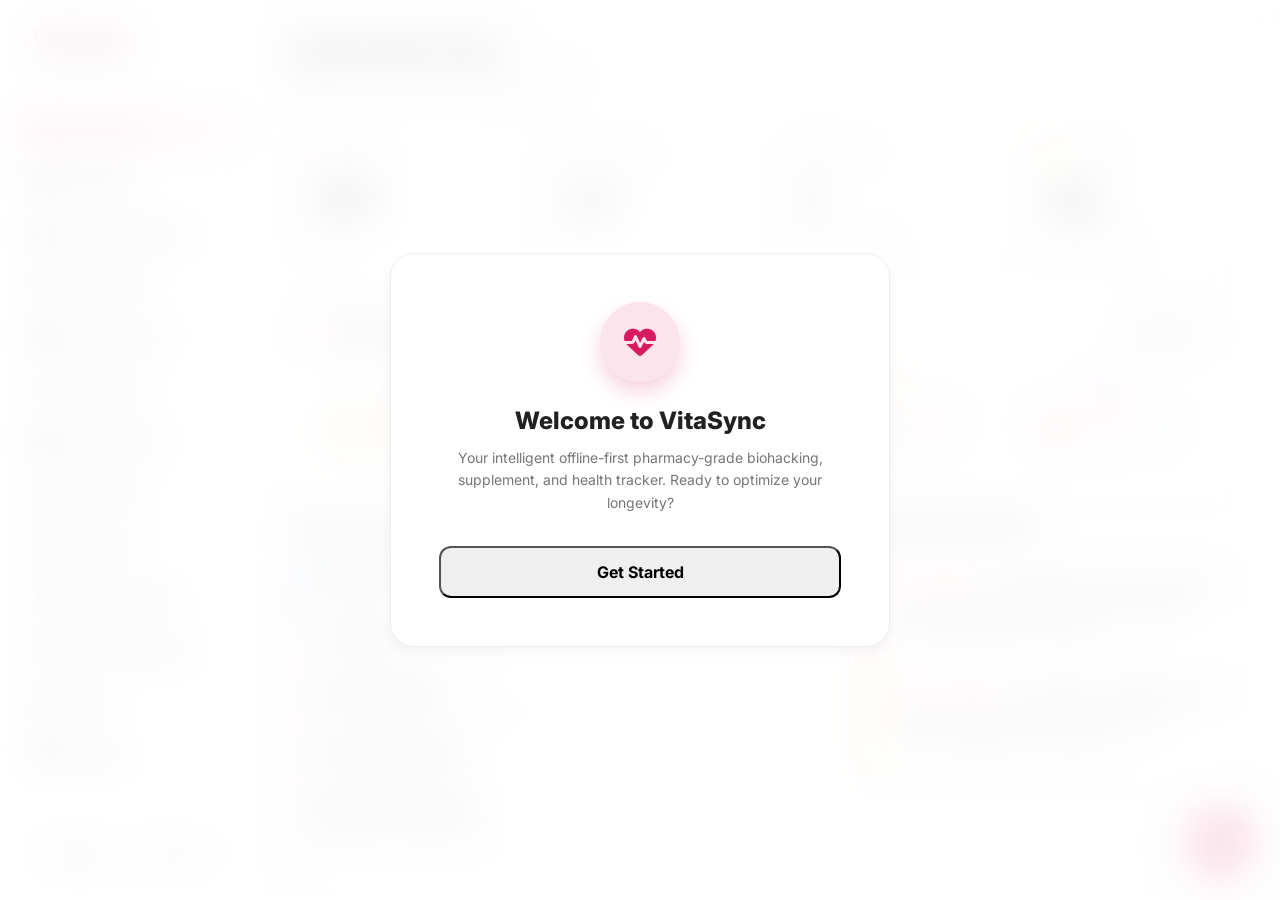
<file: index.html>
<!DOCTYPE html>
<html lang="en">
<head>
  <meta charset="UTF-8">
  <meta name="viewport" content="width=device-width, initial-scale=1.0">
  <title>VitaSync - Dashboard</title>
  <link rel="stylesheet" href="style.css">
  <link href="https://fonts.googleapis.com/css2?family=Inter:wght@400;500;600;700&display=swap" rel="stylesheet">
  <link rel="stylesheet" href="https://cdnjs.cloudflare.com/ajax/libs/font-awesome/6.4.0/css/all.min.css">
</head>
<body>

<!-- Onboarding Fullscreen Overlay -->
<div class="onboarding-overlay" id="onboardingScreen">
  <div class="onboarding-card">
    <div class="onboarding-logo"><i class="fas fa-heartbeat"></i></div>
    <h2 style="font-size:24px; font-weight:800; margin-bottom:12px; color:var(--text-dark);" data-translate="welcome_title">Welcome to VitaSync</h2>
    <p style="font-size:14px; color:var(--text-muted); line-height:1.6; margin-bottom:32px;" data-translate="welcome_desc">Your intelligent offline-first pharmacy-grade biohacking, supplement, and health tracker. Ready to optimize your longevity?</p>
    <button onclick="completeOnboarding()" class="btn-primary" style="width:100%; padding:14px; font-size:16px; border-radius:12px; font-weight:700;" data-translate="get_started">Get Started</button>
  </div>
</div>


  <button class="mobile-toggle" id="mobileToggle"><i class="fas fa-bars"></i></button>
  <aside class="sidebar" id="sidebar">
    <div class="brand"><h1>VitaSync</h1><p data-translate="pharmacy_grade">Pharmacy Grade</p></div>
    <ul class="nav-links">
      <li class="nav-item"><a href="index.html" class="nav-link active"><i class="fas fa-th-large"></i> <span data-translate="dashboard">Dashboard</span></a></li>
      <li class="nav-item"><a href="schedule.html" class="nav-link "><i class="far fa-calendar-alt"></i> <span data-translate="schedule">Schedule</span></a></li>
      <li class="nav-item"><a href="supplements.html" class="nav-link "><i class="fas fa-pills"></i> <span data-translate="my_supplements">My Supplements</span></a></li>
      <li class="nav-item"><a href="interactions.html" class="nav-link "><i class="fas fa-shield-alt"></i> <span data-translate="interactions">Interactions</span></a></li>
      <li class="nav-item"><a href="scanner.html" class="nav-link "><i class="fas fa-camera"></i> <span data-translate="label_scanner">Label Scanner</span></a></li>
      <li class="nav-item"><a href="biomarkers.html" class="nav-link "><i class="fas fa-chart-line"></i> <span data-translate="biomarkers">Biomarkers</span></a></li>
      <li class="nav-item"><a href="stacks.html" class="nav-link "><i class="fas fa-layer-group"></i> <span data-translate="active_stacks">Active Stacks</span></a></li>
      <li class="nav-item"><a href="reminders.html" class="nav-link "><i class="fas fa-bell"></i> <span data-translate="reminders">Reminders</span></a></li>
      <li class="nav-item"><a href="hydration.html" class="nav-link "><i class="fas fa-tint"></i> <span data-translate="hydration">Hydration</span></a></li>
      <li class="nav-item"><a href="insights.html" class="nav-link "><i class="fas fa-lightbulb"></i> <span data-translate="health_insights">Health Insights</span></a></li>
      <li class="nav-item"><a href="feed.html" class="nav-link "><i class="fas fa-project-diagram"></i> <span data-translate="community_feed">Community Feed</span></a></li>
      <li class="nav-item"><a href="profile.html" class="nav-link "><i class="fas fa-user"></i> <span data-translate="profile">Profile</span></a></li>
      <li class="nav-item"><a href="settings.html" class="nav-link "><i class="fas fa-cog"></i> <span data-translate="settings">Settings</span></a></li>
    </ul>
    <div class="sidebar-bottom">
      <div style="padding: 8px 16px; display: flex; gap: 8px;">
        <button onclick="changeLanguage('en')" style="flex:1; padding:6px; border:1px solid #ccc; border-radius:4px; font-size:11px; cursor:pointer; font-weight:600;">EN</button>
        <button onclick="changeLanguage('id')" style="flex:1; padding:6px; border:1px solid #ccc; border-radius:4px; font-size:11px; cursor:pointer; font-weight:600;">ID</button>
      </div>
    </div>
  </aside>

<main class="main-content">
  <header class="header">
    <h2 data-translate="good_afternoon">Good afternoon!</h2>
    <p id="todayDate">MONDAY, MAY 11 &middot; Let's make today your healthiest day.</p>
  </header>
  
  <div class="summary-cards">
    <div class="card">
      <div class="card-title"><i class="fas fa-chart-pie" style="color:var(--primary-color);"></i> <span data-translate="progress">Progress</span></div>
      <div class="card-value" id="dashProgressVal">0%</div>
      <div class="card-subtitle" data-translate="great">Great!</div>
    </div>
    <div class="card">
      <div class="card-title"><i class="fas fa-check-circle" style="color:var(--success);"></i> <span data-translate="supps_taken">Supps taken</span></div>
      <div class="card-value" id="dashTakenVal">0 / 0</div>
      <div class="card-subtitle" data-translate="today">Today</div>
    </div>
    <div class="card" style="cursor:pointer;" onclick="location.href='interactions.html'">
      <div class="card-title"><i class="fas fa-exclamation-triangle" style="color:var(--danger);"></i> <span data-translate="warnings">Warnings</span></div>
      <div class="card-value" id="dashWarningsVal">0</div>
      <div class="card-subtitle" data-translate="check_interactions">Check interactions</div>
    </div>
    <div class="card" style="cursor:pointer;" onclick="location.href='supplements.html'">
      <div class="card-title"><i class="fas fa-boxes" style="color:var(--warning);"></i> <span data-translate="inventory">Inventory</span></div>
      <div class="card-value" id="dashInventoryVal">0</div>
      <div class="card-subtitle" data-translate="total_supplements">Total supplements</div>
    </div>
  </div>

  <!-- Flo-inspired Premium Daily Symptom Logger -->
  <div class="card" style="margin-bottom: 24px; padding: 24px; border-radius:16px;">
    <div style="display:flex; justify-content:space-between; align-items:center; margin-bottom:18px;">
      <h3 class="section-title" style="margin:0; display:flex; align-items:center; gap:10px;"><i class="fas fa-heartbeat" style="color:var(--primary-color);"></i> <span data-translate="symptom_logger">Daily Symptom Logger</span></h3>
      <span style="font-size:12px; font-weight:700; color:var(--text-muted); background:var(--primary-light); padding:4px 10px; border-radius:20px;" id="symptomStatusText">Logged: None</span>
    </div>
    <div style="display:grid; grid-template-columns: repeat(auto-fit, minmax(200px, 1fr)); gap:16px;">
      <!-- Category 1: Mood -->
      <div style="background:var(--bg-color); border:1px solid var(--border-color); padding:16px; border-radius:12px; text-align:center; transition:all 0.2s;">
        <strong style="font-size:13px; display:block; margin-bottom:12px; color:var(--primary-color); text-transform:uppercase; letter-spacing:0.5px;" data-translate="mood">Mood</strong>
        <div style="display:flex; justify-content:center; gap:8px;" id="moodSymptomList">
          <button onclick="logSymptom('mood', 'Calm')" title="Calm" style="font-size:22px; border:none; background:none; cursor:pointer; padding:8px; border-radius:50%; transition:all 0.2s;" id="symptom-mood-Calm">🧘</button>
          <button onclick="logSymptom('mood', 'Happy')" title="Happy" style="font-size:22px; border:none; background:none; cursor:pointer; padding:8px; border-radius:50%; transition:all 0.2s;" id="symptom-mood-Happy">😄</button>
          <button onclick="logSymptom('mood', 'Stressed')" title="Stressed" style="font-size:22px; border:none; background:none; cursor:pointer; padding:8px; border-radius:50%; transition:all 0.2s;" id="symptom-mood-Stressed">😰</button>
          <button onclick="logSymptom('mood', 'Fatigued')" title="Fatigued" style="font-size:22px; border:none; background:none; cursor:pointer; padding:8px; border-radius:50%; transition:all 0.2s;" id="symptom-mood-Fatigued">🥱</button>
        </div>
      </div>
      <!-- Category 2: Energy -->
      <div style="background:var(--bg-color); border:1px solid var(--border-color); padding:16px; border-radius:12px; text-align:center; transition:all 0.2s;">
        <strong style="font-size:13px; display:block; margin-bottom:12px; color:var(--success); text-transform:uppercase; letter-spacing:0.5px;" data-translate="energy">Energy</strong>
        <div style="display:flex; justify-content:center; gap:10px;" id="energySymptomList">
          <button onclick="logSymptom('energy', 'High')" title="High" style="font-size:22px; border:none; background:none; cursor:pointer; padding:8px; border-radius:50%; transition:all 0.2s;" id="symptom-energy-High">⚡</button>
          <button onclick="logSymptom('energy', 'Normal')" title="Normal" style="font-size:22px; border:none; background:none; cursor:pointer; padding:8px; border-radius:50%; transition:all 0.2s;" id="symptom-energy-Normal">⚖️</button>
          <button onclick="logSymptom('energy', 'Exhausted')" title="Exhausted" style="font-size:22px; border:none; background:none; cursor:pointer; padding:8px; border-radius:50%; transition:all 0.2s;" id="symptom-energy-Exhausted">🔋</button>
        </div>
      </div>
      <!-- Category 3: Sleep -->
      <div style="background:var(--bg-color); border:1px solid var(--border-color); padding:16px; border-radius:12px; text-align:center; transition:all 0.2s;">
        <strong style="font-size:13px; display:block; margin-bottom:12px; color:var(--warning); text-transform:uppercase; letter-spacing:0.5px;" data-translate="sleep">Sleep</strong>
        <div style="display:flex; justify-content:center; gap:10px;" id="sleepSymptomList">
          <button onclick="logSymptom('sleep', 'Deep')" title="Deep Sleep" style="font-size:22px; border:none; background:none; cursor:pointer; padding:8px; border-radius:50%; transition:all 0.2s;" id="symptom-sleep-Deep">😴</button>
          <button onclick="logSymptom('sleep', 'Restless')" title="Restless" style="font-size:22px; border:none; background:none; cursor:pointer; padding:8px; border-radius:50%; transition:all 0.2s;" id="symptom-sleep-Restless">🛌</button>
          <button onclick="logSymptom('sleep', 'Insomnia')" title="Insomnia" style="font-size:22px; border:none; background:none; cursor:pointer; padding:8px; border-radius:50%; transition:all 0.2s;" id="symptom-sleep-Insomnia">⏰</button>
        </div>
      </div>
      <!-- Category 4: Focus -->
      <div style="background:var(--bg-color); border:1px solid var(--border-color); padding:16px; border-radius:12px; text-align:center; transition:all 0.2s;">
        <strong style="font-size:13px; display:block; margin-bottom:12px; color:#9c27b0; text-transform:uppercase; letter-spacing:0.5px;" data-translate="focus">Focus</strong>
        <div style="display:flex; justify-content:center; gap:10px;" id="focusSymptomList">
          <button onclick="logSymptom('focus', 'Laser')" title="Laser Focus" style="font-size:22px; border:none; background:none; cursor:pointer; padding:8px; border-radius:50%; transition:all 0.2s;" id="symptom-focus-Laser">🎯</button>
          <button onclick="logSymptom('focus', 'Good')" title="Good Focus" style="font-size:22px; border:none; background:none; cursor:pointer; padding:8px; border-radius:50%; transition:all 0.2s;" id="symptom-focus-Good">🧠</button>
          <button onclick="logSymptom('focus', 'BrainFog')" title="Brain Fog" style="font-size:22px; border:none; background:none; cursor:pointer; padding:8px; border-radius:50%; transition:all 0.2s;" id="symptom-focus-BrainFog">🌫️</button>
        </div>
      </div>
    </div>
  </div>

  <div class="dashboard-grid">
    <div>
      <div class="section-header">
        <h3 class="section-title" data-translate="todays_schedule">Today's Schedule</h3>
        <button id="addDashScheduleBtn" style="background:var(--primary-light); color:var(--primary-color); border:none; border-radius:50%; width:32px; height:32px; cursor:pointer; font-weight:bold; display:flex; align-items:center; justify-content:center;"><i class="fas fa-plus"></i></button>
      </div>
      <div class="schedule-list" id="dashScheduleList"></div>
    </div>
    
    <div>
      <div class="section-header">
        <h3 class="section-title" data-translate="critical_interactions">Critical Interactions</h3>
      </div>
      <div id="dashInteractionsList"></div>
    </div>
  </div>

  <!-- Modal Add Schedule Dashboard -->
  <div class="modal" id="dashScheduleModal">
    <div class="modal-content">
      <div class="modal-header">
        <h3>Schedule Supplement</h3>
        <button onclick="closeModal('dashScheduleModal')" style="background:none; border:none; font-size:18px; cursor:pointer;"><i class="fas fa-times"></i></button>
      </div>
      <div class="form-group">
        <label>Select Supplement</label>
        <select id="dashScheduleNameSelect"></select>
      </div>
      <div class="form-group">
        <label>Dose / Instructions</label>
        <input type="text" id="dashScheduleDose" placeholder="e.g. 5000 IU with fat">
      </div>
      <div class="form-group">
        <label>Time</label>
        <input type="text" id="dashScheduleTime" value="08:00 AM">
      </div>
      <div class="form-group">
        <label>Time Category</label>
        <select id="dashScheduleSlot">
          <option value="morning">Morning</option>
          <option value="midday">Midday</option>
          <option value="evening">Evening</option>
        </select>
      </div>
      <button class="btn-add" id="saveDashScheduleBtn" style="width:100%; padding:12px; margin-top:16px;">Schedule Supplement</button>
    </div>
  </div>
</main>

  <!-- Interactive CS Chatbot Widget -->
  <div class="support-widget">
    <div class="support-bubble" id="chatBubble"><i class="fas fa-comments"></i></div>
    <div class="chat-box" id="chatBox">
      <div class="chat-header">
        <h4 style="margin:0; font-size:14px; font-weight:700;"><i class="fas fa-user-md"></i> <span data-translate="chat_support">VitaSync Support</span></h4>
        <button onclick="toggleChat()" style="background:none; border:none; color:white; font-size:16px; cursor:pointer;"><i class="fas fa-times"></i></button>
      </div>
      <div class="chat-messages" id="chatMessages">
        <div class="chat-message bot">Halo! Saya asisten AI VitaSync. Ada yang bisa saya bantu terkait suplemen atau kesehatan Anda hari ini?</div>
      </div>
      <div class="chat-chips">
        <div class="chat-chip" onclick="askQuickQuestion(1)">Apple Health Sync?</div>
        <div class="chat-chip" onclick="askQuickQuestion(2)">Add Supplements?</div>
        <div class="chat-chip" onclick="askQuickQuestion(3)">Interaction checker?</div>
      </div>
      <div class="chat-input-row">
        <input type="text" id="chatInput" placeholder="Tulis pertanyaan Anda..." onkeypress="handleChatKey(event)">
        <button onclick="sendChatMessage()"><i class="fas fa-paper-plane"></i></button>
      </div>
    </div>
  </div>

  <div id="toastMessage" style="position:fixed; bottom:20px; left:20px; color:white; padding:12px 24px; border-radius:8px; display:none; transition:all 0.3s; z-index:9999; font-weight:600; box-shadow:0 8px 24px rgba(0,0,0,0.2);"></div>
  
  <!-- Supplement Detail Modal -->
  <div class="modal" id="supplementDetailModal" style="z-index:9999; position:fixed; top:0; left:0; width:100%; height:100%; background:rgba(0,0,0,0.5); display:none; align-items:center; justify-content:center;">
    <div class="modal-content" style="width: 520px; max-width:90%; background:white; padding:24px; border-radius:16px; box-shadow:0 10px 30px rgba(0,0,0,0.15);">
      <div class="modal-header" style="display:flex; justify-content:space-between; align-items:center; border-bottom:1px solid var(--border-color); padding-bottom:12px; margin-bottom:16px;">
        <h3 id="detailSuppName" style="margin:0; font-size:20px; font-weight:700; color:var(--text-dark);">Supplement Details</h3>
        <button onclick="closeModal('supplementDetailModal')" style="background:none; border:none; font-size:18px; cursor:pointer; color:var(--text-muted);"><i class="fas fa-times"></i></button>
      </div>
      <div style="padding: 8px 0;">
        <div style="display:flex; justify-content:space-between; align-items:center; margin-bottom:16px;">
          <span id="detailSuppCategory" style="background:var(--primary-light); color:var(--primary-color); padding:4px 10px; border-radius:6px; font-size:11px; font-weight:800; text-transform:uppercase;">Category</span>
          <strong id="detailSuppDose" style="font-size:15px; color:var(--text-dark);">Dose: -</strong>
        </div>
        
        <p id="detailSuppDesc" style="font-size:14px; color:var(--text-dark); line-height:1.6; margin-bottom:20px; background:rgba(0,0,0,0.02); padding:16px; border-radius:10px; border:1px solid var(--border-color);"></p>
        
        <div style="background:var(--primary-light); border:1px solid rgba(216,27,96,0.1); padding:14px; border-radius:10px; margin-bottom:16px;">
          <h4 style="font-size:13px; font-weight:700; color:var(--primary-color); margin:0 0 6px 0;"><i class="fas fa-microscope"></i> Clinical Biohacking Intake Guideline</h4>
          <p style="font-size:12px; color:var(--text-muted); line-height:1.5; margin:0;">Optimal biological absorption is achieved when taken in accordance with specific mineral transporters. Take at scheduled times daily.</p>
        </div>
        
        <div style="background:rgba(216,27,96,0.03); border:1px solid rgba(216,27,96,0.08); padding:14px; border-radius:10px; margin:0;">
          <h4 style="font-size:13px; font-weight:700; color:var(--primary-color); margin:0 0 6px 0;"><i class="fas fa-exclamation-triangle"></i> Known Chemical Conflict Spacing</h4>
          <p style="font-size:12px; color:var(--text-muted); line-height:1.5; margin:0;">Ensure a minimum spacing of 4 hours from competitive divalent metals (e.g. Iron vs Calcium) and metal-binding tea/coffee polyphenols.</p>
        </div>
      </div>
      <div style="display:flex; gap:12px; margin-top:20px; border-top:1px solid var(--border-color); padding-top:16px;">
        <button class="btn-primary" id="detailScheduleBtn" style="flex:1; border-radius:8px; font-weight:700;">+ Add to Schedule</button>
        <button onclick="closeModal('supplementDetailModal')" style="flex:1; background:#eee; border:none; border-radius:8px; cursor:pointer; font-weight:700; color:var(--text-dark);">Close</button>
      </div>
    </div>
  </div>
  
  <script src="data.js"></script>
  <script src="app.js"></script>
</body>
</html>
</file>
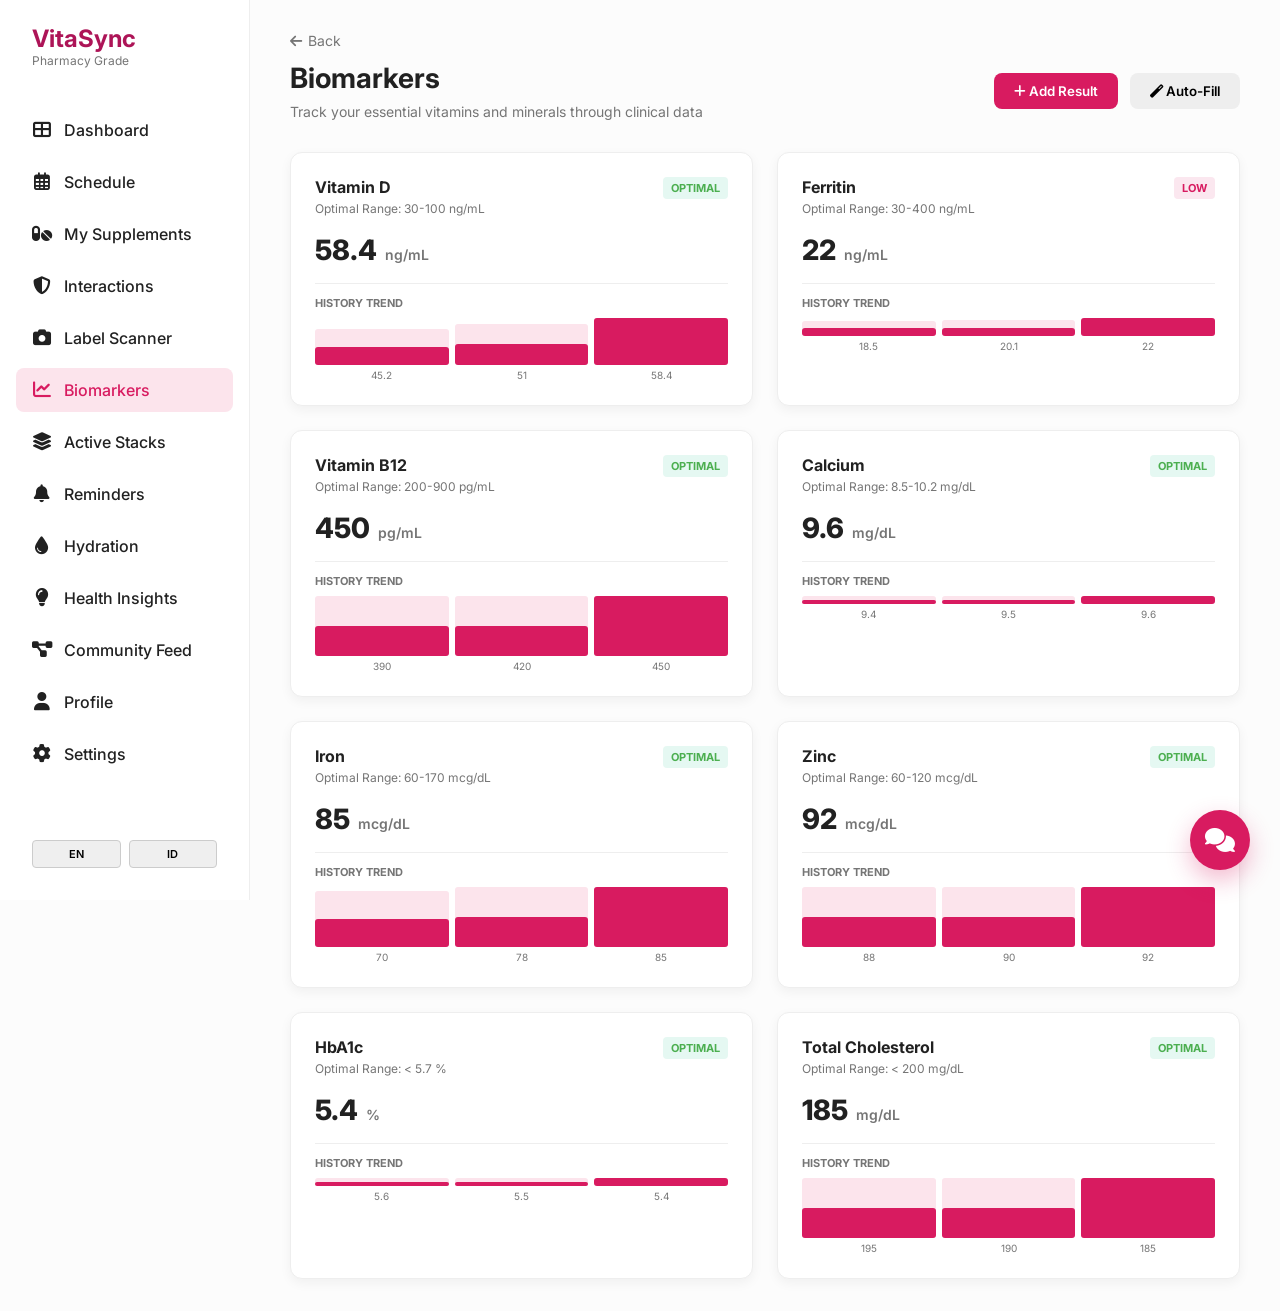
<file: biomarkers.html>
<!DOCTYPE html>
<html lang="en">
<head>
  <meta charset="UTF-8">
  <meta name="viewport" content="width=device-width, initial-scale=1.0">
  <title>VitaSync - Biomarkers</title>
  <link rel="stylesheet" href="style.css">
  <link href="https://fonts.googleapis.com/css2?family=Inter:wght@400;500;600;700&display=swap" rel="stylesheet">
  <link rel="stylesheet" href="https://cdnjs.cloudflare.com/ajax/libs/font-awesome/6.4.0/css/all.min.css">
</head>
<body>


  <button class="mobile-toggle" id="mobileToggle"><i class="fas fa-bars"></i></button>
  <aside class="sidebar" id="sidebar">
    <div class="brand"><h1>VitaSync</h1><p data-translate="pharmacy_grade">Pharmacy Grade</p></div>
    <ul class="nav-links">
      <li class="nav-item"><a href="index.html" class="nav-link "><i class="fas fa-th-large"></i> <span data-translate="dashboard">Dashboard</span></a></li>
      <li class="nav-item"><a href="schedule.html" class="nav-link "><i class="far fa-calendar-alt"></i> <span data-translate="schedule">Schedule</span></a></li>
      <li class="nav-item"><a href="supplements.html" class="nav-link "><i class="fas fa-pills"></i> <span data-translate="my_supplements">My Supplements</span></a></li>
      <li class="nav-item"><a href="interactions.html" class="nav-link "><i class="fas fa-shield-alt"></i> <span data-translate="interactions">Interactions</span></a></li>
      <li class="nav-item"><a href="scanner.html" class="nav-link "><i class="fas fa-camera"></i> <span data-translate="label_scanner">Label Scanner</span></a></li>
      <li class="nav-item"><a href="biomarkers.html" class="nav-link active"><i class="fas fa-chart-line"></i> <span data-translate="biomarkers">Biomarkers</span></a></li>
      <li class="nav-item"><a href="stacks.html" class="nav-link "><i class="fas fa-layer-group"></i> <span data-translate="active_stacks">Active Stacks</span></a></li>
      <li class="nav-item"><a href="reminders.html" class="nav-link "><i class="fas fa-bell"></i> <span data-translate="reminders">Reminders</span></a></li>
      <li class="nav-item"><a href="hydration.html" class="nav-link "><i class="fas fa-tint"></i> <span data-translate="hydration">Hydration</span></a></li>
      <li class="nav-item"><a href="insights.html" class="nav-link "><i class="fas fa-lightbulb"></i> <span data-translate="health_insights">Health Insights</span></a></li>
      <li class="nav-item"><a href="feed.html" class="nav-link "><i class="fas fa-project-diagram"></i> <span data-translate="community_feed">Community Feed</span></a></li>
      <li class="nav-item"><a href="profile.html" class="nav-link "><i class="fas fa-user"></i> <span data-translate="profile">Profile</span></a></li>
      <li class="nav-item"><a href="settings.html" class="nav-link "><i class="fas fa-cog"></i> <span data-translate="settings">Settings</span></a></li>
    </ul>
    <div class="sidebar-bottom">
      <div style="padding: 8px 16px; display: flex; gap: 8px;">
        <button onclick="changeLanguage('en')" style="flex:1; padding:6px; border:1px solid #ccc; border-radius:4px; font-size:11px; cursor:pointer; font-weight:600;">EN</button>
        <button onclick="changeLanguage('id')" style="flex:1; padding:6px; border:1px solid #ccc; border-radius:4px; font-size:11px; cursor:pointer; font-weight:600;">ID</button>
      </div>
    </div>
  </aside>

<main class="main-content">
  <button onclick="history.back()" style="background:none; border:none; color:var(--text-muted); font-size:14px; cursor:pointer; margin-bottom:12px; display:flex; align-items:center; gap:6px;"><i class="fas fa-arrow-left"></i> <span data-translate="back">Back</span></button>
  <header class="header" style="display:flex; justify-content:space-between; align-items:center;">
    <div>
      <h2 data-translate="biomarkers">Biomarker Trends</h2>
      <p>Track your essential vitamins and minerals through clinical data</p>
    </div>
    <div style="display:flex; gap:12px;">
      <button onclick="openModal('biomarkerModal')" style="background:var(--primary-color); color:white; border:none; padding:10px 20px; border-radius:8px; font-weight:600; cursor:pointer;"><i class="fas fa-plus"></i> Add Result</button>
      <button id="autoFillBiomarkersBtn" style="background:#eee; border:none; padding:10px 20px; border-radius:8px; font-weight:600; cursor:pointer;"><i class="fas fa-magic"></i> Auto-Fill</button>
    </div>
  </header>

  <div id="biomarkersGrid" style="display:grid; grid-template-columns:repeat(auto-fill, minmax(320px, 1fr)); gap:24px;"></div>

  <!-- Biomarker Add Modal -->
  <div class="modal" id="biomarkerModal">
    <div class="modal-content">
      <div class="modal-header">
        <h3>Add Biomarker Result</h3>
        <button onclick="closeModal('biomarkerModal')" style="background:none; border:none; font-size:18px; cursor:pointer;"><i class="fas fa-times"></i></button>
      </div>
      <div class="form-group">
        <label>Biomarker Name</label>
        <input type="text" id="bioAddName" placeholder="e.g. Zinc, Vitamin D">
      </div>
      <div class="form-group">
        <label>Result Value</label>
        <input type="text" id="bioAddVal" placeholder="e.g. 58.4">
      </div>
      <div class="form-group">
        <label>Unit</label>
        <input type="text" id="bioAddUnit" placeholder="e.g. ng/mL, mg/dL" value="ng/mL">
      </div>
      <div class="form-group">
        <label>Optimal Range</label>
        <input type="text" id="bioAddRange" placeholder="e.g. 30-100" value="30-100">
      </div>
      <button class="btn-add" id="saveBiomarkerBtn" style="width:100%; padding:12px; margin-top:16px;">Add Lab Result</button>
    </div>
  </div>
</main>

  <!-- Interactive CS Chatbot Widget -->
  <div class="support-widget">
    <div class="support-bubble" id="chatBubble"><i class="fas fa-comments"></i></div>
    <div class="chat-box" id="chatBox">
      <div class="chat-header">
        <h4 style="margin:0; font-size:14px; font-weight:700;"><i class="fas fa-user-md"></i> <span data-translate="chat_support">VitaSync Support</span></h4>
        <button onclick="toggleChat()" style="background:none; border:none; color:white; font-size:16px; cursor:pointer;"><i class="fas fa-times"></i></button>
      </div>
      <div class="chat-messages" id="chatMessages">
        <div class="chat-message bot">Halo! Saya asisten AI VitaSync. Ada yang bisa saya bantu terkait suplemen atau kesehatan Anda hari ini?</div>
      </div>
      <div class="chat-chips">
        <div class="chat-chip" onclick="askQuickQuestion(1)">Apple Health Sync?</div>
        <div class="chat-chip" onclick="askQuickQuestion(2)">Add Supplements?</div>
        <div class="chat-chip" onclick="askQuickQuestion(3)">Interaction checker?</div>
      </div>
      <div class="chat-input-row">
        <input type="text" id="chatInput" placeholder="Tulis pertanyaan Anda..." onkeypress="handleChatKey(event)">
        <button onclick="sendChatMessage()"><i class="fas fa-paper-plane"></i></button>
      </div>
    </div>
  </div>

  <div id="toastMessage" style="position:fixed; bottom:20px; left:20px; color:white; padding:12px 24px; border-radius:8px; display:none; transition:all 0.3s; z-index:9999; font-weight:600; box-shadow:0 8px 24px rgba(0,0,0,0.2);"></div>
  
  <!-- Supplement Detail Modal -->
  <div class="modal" id="supplementDetailModal" style="z-index:9999; position:fixed; top:0; left:0; width:100%; height:100%; background:rgba(0,0,0,0.5); display:none; align-items:center; justify-content:center;">
    <div class="modal-content" style="width: 520px; max-width:90%; background:white; padding:24px; border-radius:16px; box-shadow:0 10px 30px rgba(0,0,0,0.15);">
      <div class="modal-header" style="display:flex; justify-content:space-between; align-items:center; border-bottom:1px solid var(--border-color); padding-bottom:12px; margin-bottom:16px;">
        <h3 id="detailSuppName" style="margin:0; font-size:20px; font-weight:700; color:var(--text-dark);">Supplement Details</h3>
        <button onclick="closeModal('supplementDetailModal')" style="background:none; border:none; font-size:18px; cursor:pointer; color:var(--text-muted);"><i class="fas fa-times"></i></button>
      </div>
      <div style="padding: 8px 0;">
        <div style="display:flex; justify-content:space-between; align-items:center; margin-bottom:16px;">
          <span id="detailSuppCategory" style="background:var(--primary-light); color:var(--primary-color); padding:4px 10px; border-radius:6px; font-size:11px; font-weight:800; text-transform:uppercase;">Category</span>
          <strong id="detailSuppDose" style="font-size:15px; color:var(--text-dark);">Dose: -</strong>
        </div>
        
        <p id="detailSuppDesc" style="font-size:14px; color:var(--text-dark); line-height:1.6; margin-bottom:20px; background:rgba(0,0,0,0.02); padding:16px; border-radius:10px; border:1px solid var(--border-color);"></p>
        
        <div style="background:var(--primary-light); border:1px solid rgba(216,27,96,0.1); padding:14px; border-radius:10px; margin-bottom:16px;">
          <h4 style="font-size:13px; font-weight:700; color:var(--primary-color); margin:0 0 6px 0;"><i class="fas fa-microscope"></i> Clinical Biohacking Intake Guideline</h4>
          <p style="font-size:12px; color:var(--text-muted); line-height:1.5; margin:0;">Optimal biological absorption is achieved when taken in accordance with specific mineral transporters. Take at scheduled times daily.</p>
        </div>
        
        <div style="background:rgba(216,27,96,0.03); border:1px solid rgba(216,27,96,0.08); padding:14px; border-radius:10px; margin:0;">
          <h4 style="font-size:13px; font-weight:700; color:var(--primary-color); margin:0 0 6px 0;"><i class="fas fa-exclamation-triangle"></i> Known Chemical Conflict Spacing</h4>
          <p style="font-size:12px; color:var(--text-muted); line-height:1.5; margin:0;">Ensure a minimum spacing of 4 hours from competitive divalent metals (e.g. Iron vs Calcium) and metal-binding tea/coffee polyphenols.</p>
        </div>
      </div>
      <div style="display:flex; gap:12px; margin-top:20px; border-top:1px solid var(--border-color); padding-top:16px;">
        <button class="btn-primary" id="detailScheduleBtn" style="flex:1; border-radius:8px; font-weight:700;">+ Add to Schedule</button>
        <button onclick="closeModal('supplementDetailModal')" style="flex:1; background:#eee; border:none; border-radius:8px; cursor:pointer; font-weight:700; color:var(--text-dark);">Close</button>
      </div>
    </div>
  </div>
  
  <script src="data.js"></script>
  <script src="app.js"></script>
</body>
</html>
</file>
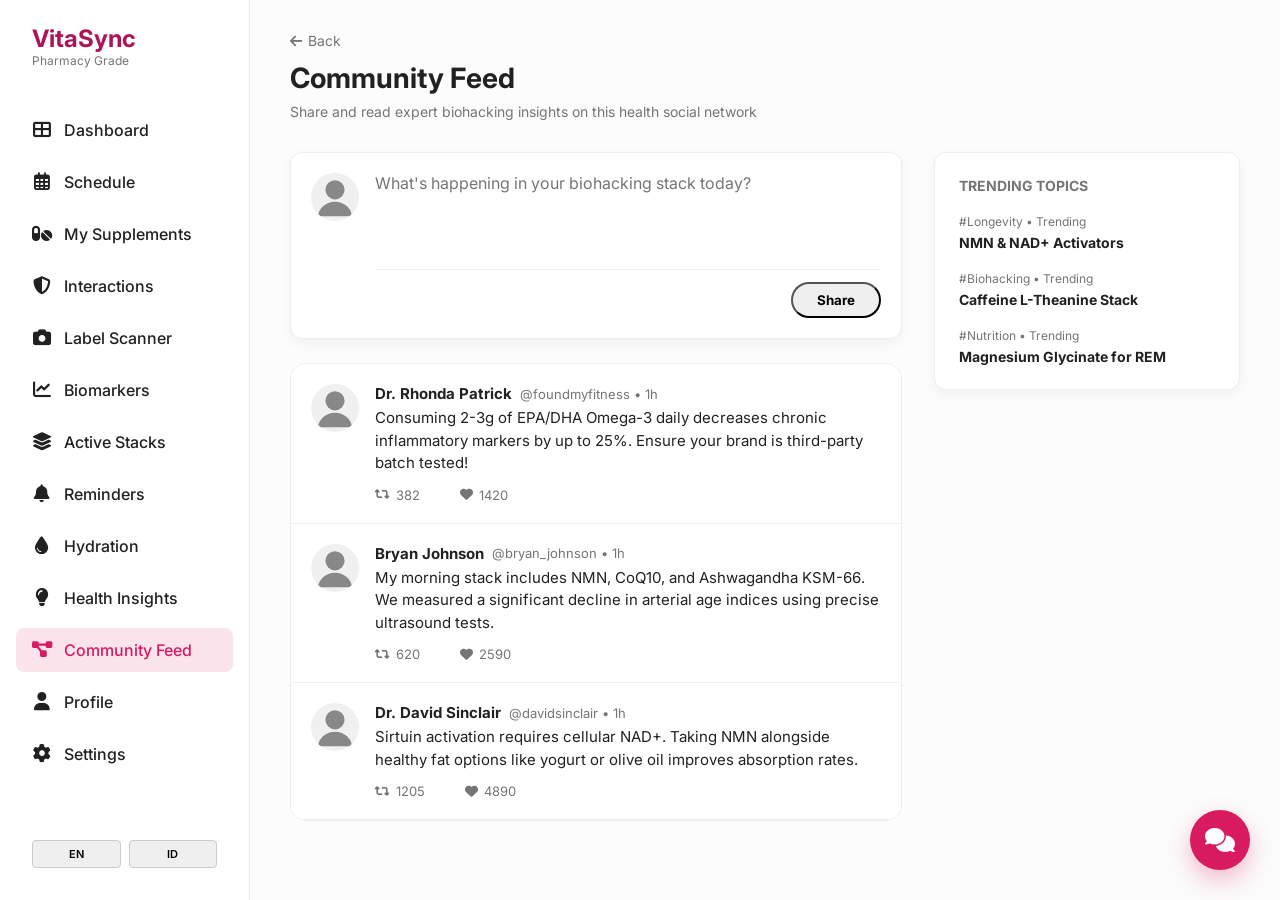
<file: feed.html>
<!DOCTYPE html>
<html lang="en">
<head>
  <meta charset="UTF-8">
  <meta name="viewport" content="width=device-width, initial-scale=1.0">
  <title>VitaSync - Community Feed</title>
  <link rel="stylesheet" href="style.css">
  <link href="https://fonts.googleapis.com/css2?family=Inter:wght@400;500;600;700&display=swap" rel="stylesheet">
  <link rel="stylesheet" href="https://cdnjs.cloudflare.com/ajax/libs/font-awesome/6.4.0/css/all.min.css">
</head>
<body>


  <button class="mobile-toggle" id="mobileToggle"><i class="fas fa-bars"></i></button>
  <aside class="sidebar" id="sidebar">
    <div class="brand"><h1>VitaSync</h1><p data-translate="pharmacy_grade">Pharmacy Grade</p></div>
    <ul class="nav-links">
      <li class="nav-item"><a href="index.html" class="nav-link "><i class="fas fa-th-large"></i> <span data-translate="dashboard">Dashboard</span></a></li>
      <li class="nav-item"><a href="schedule.html" class="nav-link "><i class="far fa-calendar-alt"></i> <span data-translate="schedule">Schedule</span></a></li>
      <li class="nav-item"><a href="supplements.html" class="nav-link "><i class="fas fa-pills"></i> <span data-translate="my_supplements">My Supplements</span></a></li>
      <li class="nav-item"><a href="interactions.html" class="nav-link "><i class="fas fa-shield-alt"></i> <span data-translate="interactions">Interactions</span></a></li>
      <li class="nav-item"><a href="scanner.html" class="nav-link "><i class="fas fa-camera"></i> <span data-translate="label_scanner">Label Scanner</span></a></li>
      <li class="nav-item"><a href="biomarkers.html" class="nav-link "><i class="fas fa-chart-line"></i> <span data-translate="biomarkers">Biomarkers</span></a></li>
      <li class="nav-item"><a href="stacks.html" class="nav-link "><i class="fas fa-layer-group"></i> <span data-translate="active_stacks">Active Stacks</span></a></li>
      <li class="nav-item"><a href="reminders.html" class="nav-link "><i class="fas fa-bell"></i> <span data-translate="reminders">Reminders</span></a></li>
      <li class="nav-item"><a href="hydration.html" class="nav-link "><i class="fas fa-tint"></i> <span data-translate="hydration">Hydration</span></a></li>
      <li class="nav-item"><a href="insights.html" class="nav-link "><i class="fas fa-lightbulb"></i> <span data-translate="health_insights">Health Insights</span></a></li>
      <li class="nav-item"><a href="feed.html" class="nav-link active"><i class="fas fa-project-diagram"></i> <span data-translate="community_feed">Community Feed</span></a></li>
      <li class="nav-item"><a href="profile.html" class="nav-link "><i class="fas fa-user"></i> <span data-translate="profile">Profile</span></a></li>
      <li class="nav-item"><a href="settings.html" class="nav-link "><i class="fas fa-cog"></i> <span data-translate="settings">Settings</span></a></li>
    </ul>
    <div class="sidebar-bottom">
      <div style="padding: 8px 16px; display: flex; gap: 8px;">
        <button onclick="changeLanguage('en')" style="flex:1; padding:6px; border:1px solid #ccc; border-radius:4px; font-size:11px; cursor:pointer; font-weight:600;">EN</button>
        <button onclick="changeLanguage('id')" style="flex:1; padding:6px; border:1px solid #ccc; border-radius:4px; font-size:11px; cursor:pointer; font-weight:600;">ID</button>
      </div>
    </div>
  </aside>

<main class="main-content">
  <button onclick="history.back()" style="background:none; border:none; color:var(--text-muted); font-size:14px; cursor:pointer; margin-bottom:12px; display:flex; align-items:center; gap:6px;"><i class="fas fa-arrow-left"></i> <span data-translate="back">Back</span></button>
  <header class="header">
    <h2 data-translate="community_feed">VitaShare Community</h2>
    <p>Share and read expert biohacking insights on this health social network</p>
  </header>

  <div style="display:grid; grid-template-columns: 2fr 1fr; gap:32px;">
    
    <div>
      <!-- Custom Post Form -->
      <div class="card" style="padding:20px; margin-bottom:24px;">
        <div style="display:flex; gap:16px;">
          <div class="tweet-avatar" id="feedMyAvatar"></div>
          <div style="flex:1;">
            <textarea id="tweetInput" placeholder="What's happening in your biohacking stack today?" style="width:100%; border:none; font-size:16px; outline:none; resize:none; min-height:80px; font-family:inherit; background:none; color:var(--text-dark);"></textarea>
            <div style="display:flex; justify-content:flex-end; border-top:1px solid var(--border-color); padding-top:12px; margin-top:12px;">
              <button onclick="postTweet()" class="btn-primary" style="width:auto; padding:8px 24px; border-radius:30px; font-weight:700;">Share</button>
            </div>
          </div>
        </div>
      </div>

      <!-- Feed Container -->
      <div id="tweetsContainer" style="display:flex; flex-direction:column; gap:0; border:1px solid var(--border-color); border-radius:16px; overflow:hidden;"></div>
    </div>

    <div>
      <div class="card" style="margin-bottom:24px;">
        <h4 style="margin-bottom:16px; font-size:14px; text-transform:uppercase; color:var(--text-muted); font-weight:700;">Trending Topics</h4>
        <div style="display:flex; flex-direction:column; gap:16px;">
          <div>
            <span style="font-size:12px; color:var(--text-muted);">#Longevity &bull; Trending</span>
            <strong style="display:block; font-size:14px; margin-top:4px;">NMN & NAD+ Activators</strong>
          </div>
          <div>
            <span style="font-size:12px; color:var(--text-muted);">#Biohacking &bull; Trending</span>
            <strong style="display:block; font-size:14px; margin-top:4px;">Caffeine L-Theanine Stack</strong>
          </div>
          <div>
            <span style="font-size:12px; color:var(--text-muted);">#Nutrition &bull; Trending</span>
            <strong style="display:block; font-size:14px; margin-top:4px;">Magnesium Glycinate for REM</strong>
          </div>
        </div>
      </div>
    </div>

  </div>
</main>

  <!-- Interactive CS Chatbot Widget -->
  <div class="support-widget">
    <div class="support-bubble" id="chatBubble"><i class="fas fa-comments"></i></div>
    <div class="chat-box" id="chatBox">
      <div class="chat-header">
        <h4 style="margin:0; font-size:14px; font-weight:700;"><i class="fas fa-user-md"></i> <span data-translate="chat_support">VitaSync Support</span></h4>
        <button onclick="toggleChat()" style="background:none; border:none; color:white; font-size:16px; cursor:pointer;"><i class="fas fa-times"></i></button>
      </div>
      <div class="chat-messages" id="chatMessages">
        <div class="chat-message bot">Halo! Saya asisten AI VitaSync. Ada yang bisa saya bantu terkait suplemen atau kesehatan Anda hari ini?</div>
      </div>
      <div class="chat-chips">
        <div class="chat-chip" onclick="askQuickQuestion(1)">Apple Health Sync?</div>
        <div class="chat-chip" onclick="askQuickQuestion(2)">Add Supplements?</div>
        <div class="chat-chip" onclick="askQuickQuestion(3)">Interaction checker?</div>
      </div>
      <div class="chat-input-row">
        <input type="text" id="chatInput" placeholder="Tulis pertanyaan Anda..." onkeypress="handleChatKey(event)">
        <button onclick="sendChatMessage()"><i class="fas fa-paper-plane"></i></button>
      </div>
    </div>
  </div>

  <div id="toastMessage" style="position:fixed; bottom:20px; left:20px; color:white; padding:12px 24px; border-radius:8px; display:none; transition:all 0.3s; z-index:9999; font-weight:600; box-shadow:0 8px 24px rgba(0,0,0,0.2);"></div>
  
  <!-- Supplement Detail Modal -->
  <div class="modal" id="supplementDetailModal" style="z-index:9999; position:fixed; top:0; left:0; width:100%; height:100%; background:rgba(0,0,0,0.5); display:none; align-items:center; justify-content:center;">
    <div class="modal-content" style="width: 520px; max-width:90%; background:white; padding:24px; border-radius:16px; box-shadow:0 10px 30px rgba(0,0,0,0.15);">
      <div class="modal-header" style="display:flex; justify-content:space-between; align-items:center; border-bottom:1px solid var(--border-color); padding-bottom:12px; margin-bottom:16px;">
        <h3 id="detailSuppName" style="margin:0; font-size:20px; font-weight:700; color:var(--text-dark);">Supplement Details</h3>
        <button onclick="closeModal('supplementDetailModal')" style="background:none; border:none; font-size:18px; cursor:pointer; color:var(--text-muted);"><i class="fas fa-times"></i></button>
      </div>
      <div style="padding: 8px 0;">
        <div style="display:flex; justify-content:space-between; align-items:center; margin-bottom:16px;">
          <span id="detailSuppCategory" style="background:var(--primary-light); color:var(--primary-color); padding:4px 10px; border-radius:6px; font-size:11px; font-weight:800; text-transform:uppercase;">Category</span>
          <strong id="detailSuppDose" style="font-size:15px; color:var(--text-dark);">Dose: -</strong>
        </div>
        
        <p id="detailSuppDesc" style="font-size:14px; color:var(--text-dark); line-height:1.6; margin-bottom:20px; background:rgba(0,0,0,0.02); padding:16px; border-radius:10px; border:1px solid var(--border-color);"></p>
        
        <div style="background:var(--primary-light); border:1px solid rgba(216,27,96,0.1); padding:14px; border-radius:10px; margin-bottom:16px;">
          <h4 style="font-size:13px; font-weight:700; color:var(--primary-color); margin:0 0 6px 0;"><i class="fas fa-microscope"></i> Clinical Biohacking Intake Guideline</h4>
          <p style="font-size:12px; color:var(--text-muted); line-height:1.5; margin:0;">Optimal biological absorption is achieved when taken in accordance with specific mineral transporters. Take at scheduled times daily.</p>
        </div>
        
        <div style="background:rgba(216,27,96,0.03); border:1px solid rgba(216,27,96,0.08); padding:14px; border-radius:10px; margin:0;">
          <h4 style="font-size:13px; font-weight:700; color:var(--primary-color); margin:0 0 6px 0;"><i class="fas fa-exclamation-triangle"></i> Known Chemical Conflict Spacing</h4>
          <p style="font-size:12px; color:var(--text-muted); line-height:1.5; margin:0;">Ensure a minimum spacing of 4 hours from competitive divalent metals (e.g. Iron vs Calcium) and metal-binding tea/coffee polyphenols.</p>
        </div>
      </div>
      <div style="display:flex; gap:12px; margin-top:20px; border-top:1px solid var(--border-color); padding-top:16px;">
        <button class="btn-primary" id="detailScheduleBtn" style="flex:1; border-radius:8px; font-weight:700;">+ Add to Schedule</button>
        <button onclick="closeModal('supplementDetailModal')" style="flex:1; background:#eee; border:none; border-radius:8px; cursor:pointer; font-weight:700; color:var(--text-dark);">Close</button>
      </div>
    </div>
  </div>
  
  <script src="data.js"></script>
  <script src="app.js"></script>
</body>
</html>
</file>
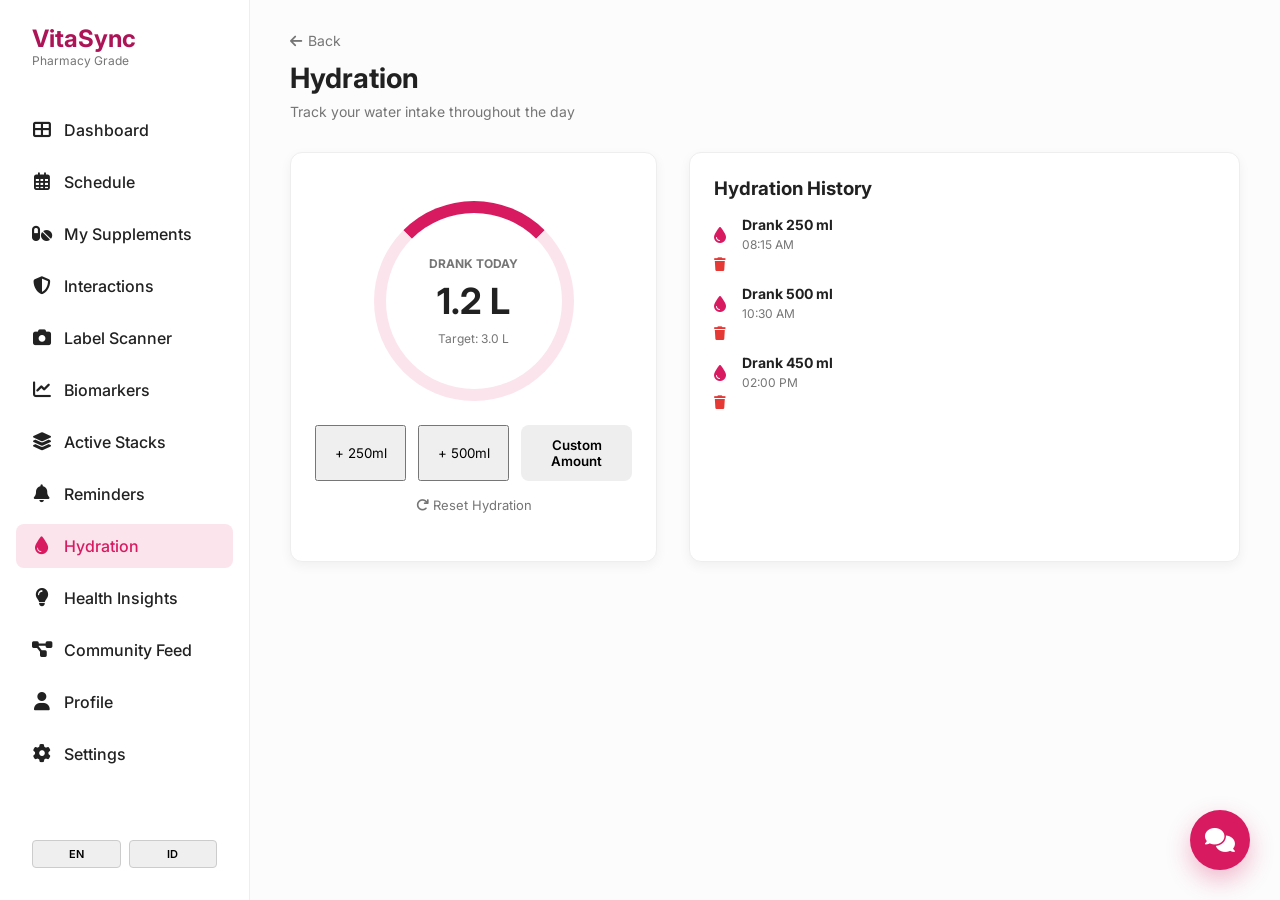
<file: hydration.html>
<!DOCTYPE html>
<html lang="en">
<head>
  <meta charset="UTF-8">
  <meta name="viewport" content="width=device-width, initial-scale=1.0">
  <title>VitaSync - Hydration</title>
  <link rel="stylesheet" href="style.css">
  <link href="https://fonts.googleapis.com/css2?family=Inter:wght@400;500;600;700&display=swap" rel="stylesheet">
  <link rel="stylesheet" href="https://cdnjs.cloudflare.com/ajax/libs/font-awesome/6.4.0/css/all.min.css">
</head>
<body>


  <button class="mobile-toggle" id="mobileToggle"><i class="fas fa-bars"></i></button>
  <aside class="sidebar" id="sidebar">
    <div class="brand"><h1>VitaSync</h1><p data-translate="pharmacy_grade">Pharmacy Grade</p></div>
    <ul class="nav-links">
      <li class="nav-item"><a href="index.html" class="nav-link "><i class="fas fa-th-large"></i> <span data-translate="dashboard">Dashboard</span></a></li>
      <li class="nav-item"><a href="schedule.html" class="nav-link "><i class="far fa-calendar-alt"></i> <span data-translate="schedule">Schedule</span></a></li>
      <li class="nav-item"><a href="supplements.html" class="nav-link "><i class="fas fa-pills"></i> <span data-translate="my_supplements">My Supplements</span></a></li>
      <li class="nav-item"><a href="interactions.html" class="nav-link "><i class="fas fa-shield-alt"></i> <span data-translate="interactions">Interactions</span></a></li>
      <li class="nav-item"><a href="scanner.html" class="nav-link "><i class="fas fa-camera"></i> <span data-translate="label_scanner">Label Scanner</span></a></li>
      <li class="nav-item"><a href="biomarkers.html" class="nav-link "><i class="fas fa-chart-line"></i> <span data-translate="biomarkers">Biomarkers</span></a></li>
      <li class="nav-item"><a href="stacks.html" class="nav-link "><i class="fas fa-layer-group"></i> <span data-translate="active_stacks">Active Stacks</span></a></li>
      <li class="nav-item"><a href="reminders.html" class="nav-link "><i class="fas fa-bell"></i> <span data-translate="reminders">Reminders</span></a></li>
      <li class="nav-item"><a href="hydration.html" class="nav-link active"><i class="fas fa-tint"></i> <span data-translate="hydration">Hydration</span></a></li>
      <li class="nav-item"><a href="insights.html" class="nav-link "><i class="fas fa-lightbulb"></i> <span data-translate="health_insights">Health Insights</span></a></li>
      <li class="nav-item"><a href="feed.html" class="nav-link "><i class="fas fa-project-diagram"></i> <span data-translate="community_feed">Community Feed</span></a></li>
      <li class="nav-item"><a href="profile.html" class="nav-link "><i class="fas fa-user"></i> <span data-translate="profile">Profile</span></a></li>
      <li class="nav-item"><a href="settings.html" class="nav-link "><i class="fas fa-cog"></i> <span data-translate="settings">Settings</span></a></li>
    </ul>
    <div class="sidebar-bottom">
      <div style="padding: 8px 16px; display: flex; gap: 8px;">
        <button onclick="changeLanguage('en')" style="flex:1; padding:6px; border:1px solid #ccc; border-radius:4px; font-size:11px; cursor:pointer; font-weight:600;">EN</button>
        <button onclick="changeLanguage('id')" style="flex:1; padding:6px; border:1px solid #ccc; border-radius:4px; font-size:11px; cursor:pointer; font-weight:600;">ID</button>
      </div>
    </div>
  </aside>

<main class="main-content">
  <button onclick="history.back()" style="background:none; border:none; color:var(--text-muted); font-size:14px; cursor:pointer; margin-bottom:12px; display:flex; align-items:center; gap:6px;"><i class="fas fa-arrow-left"></i> <span data-translate="back">Back</span></button>
  <header class="header">
    <h2 data-translate="hydration">Water Tracker</h2>
    <p>Track your water intake throughout the day</p>
  </header>

  <div style="display:grid; grid-template-columns: 1fr 1.5fr; gap:32px;">
    <div class="card" style="text-align:center; display:flex; flex-direction:column; align-items:center; justify-content:center; padding:48px 24px;">
      <div style="width:200px; height:200px; border-radius:50%; border:12px solid var(--primary-light); border-top-color:var(--primary-color); display:flex; flex-direction:column; align-items:center; justify-content:center; margin-bottom:24px; position:relative;">
        <span style="font-size:12px; color:var(--text-muted); text-transform:uppercase; font-weight:700;">DRANK TODAY</span>
        <h3 style="font-size:36px; margin:8px 0;" id="hydrationLiters">0.0 L</h3>
        <span style="font-size:12px; color:var(--text-muted);">Target: 3.0 L</span>
      </div>
      
      <div style="display:flex; gap:12px; width:100%;">
        <button class="btn-primary" style="flex:1;" onclick="addWater(250)">+ 250ml</button>
        <button class="btn-primary" style="flex:1;" onclick="addWater(500)">+ 500ml</button>
        <button style="flex:1; background:#eee; border:none; padding:12px; border-radius:8px; font-weight:600; cursor:pointer;" onclick="openModal('waterModal')"><span data-translate="custom_amount">Custom</span></button>
      </div>
      
      <button onclick="resetHydration()" style="margin-top:16px; background:none; border:none; color:var(--text-muted); cursor:pointer; font-size:13px;"><i class="fas fa-redo"></i> Reset Hydration</button>
    </div>

    <div class="card">
      <h3 style="margin-bottom:16px;">Hydration History</h3>
      <div id="hydrationHistory" style="display:flex; flex-direction:column; gap:12px;"></div>
    </div>
  </div>

  <!-- Custom Water Modal -->
  <div class="modal" id="waterModal">
    <div class="modal-content">
      <div class="modal-header">
        <h3>Custom Water Intake</h3>
        <button onclick="closeModal('waterModal')" style="background:none; border:none; font-size:18px; cursor:pointer;"><i class="fas fa-times"></i></button>
      </div>
      <div class="form-group">
        <label>Amount (ml)</label>
        <input type="number" id="waterAddAmount" placeholder="e.g. 750">
      </div>
      <button class="btn-add" id="saveWaterBtn" style="width:100%; padding:12px; margin-top:16px;">Add Water</button>
    </div>
  </div>
</main>

  <!-- Interactive CS Chatbot Widget -->
  <div class="support-widget">
    <div class="support-bubble" id="chatBubble"><i class="fas fa-comments"></i></div>
    <div class="chat-box" id="chatBox">
      <div class="chat-header">
        <h4 style="margin:0; font-size:14px; font-weight:700;"><i class="fas fa-user-md"></i> <span data-translate="chat_support">VitaSync Support</span></h4>
        <button onclick="toggleChat()" style="background:none; border:none; color:white; font-size:16px; cursor:pointer;"><i class="fas fa-times"></i></button>
      </div>
      <div class="chat-messages" id="chatMessages">
        <div class="chat-message bot">Halo! Saya asisten AI VitaSync. Ada yang bisa saya bantu terkait suplemen atau kesehatan Anda hari ini?</div>
      </div>
      <div class="chat-chips">
        <div class="chat-chip" onclick="askQuickQuestion(1)">Apple Health Sync?</div>
        <div class="chat-chip" onclick="askQuickQuestion(2)">Add Supplements?</div>
        <div class="chat-chip" onclick="askQuickQuestion(3)">Interaction checker?</div>
      </div>
      <div class="chat-input-row">
        <input type="text" id="chatInput" placeholder="Tulis pertanyaan Anda..." onkeypress="handleChatKey(event)">
        <button onclick="sendChatMessage()"><i class="fas fa-paper-plane"></i></button>
      </div>
    </div>
  </div>

  <div id="toastMessage" style="position:fixed; bottom:20px; left:20px; color:white; padding:12px 24px; border-radius:8px; display:none; transition:all 0.3s; z-index:9999; font-weight:600; box-shadow:0 8px 24px rgba(0,0,0,0.2);"></div>
  
  <!-- Supplement Detail Modal -->
  <div class="modal" id="supplementDetailModal" style="z-index:9999; position:fixed; top:0; left:0; width:100%; height:100%; background:rgba(0,0,0,0.5); display:none; align-items:center; justify-content:center;">
    <div class="modal-content" style="width: 520px; max-width:90%; background:white; padding:24px; border-radius:16px; box-shadow:0 10px 30px rgba(0,0,0,0.15);">
      <div class="modal-header" style="display:flex; justify-content:space-between; align-items:center; border-bottom:1px solid var(--border-color); padding-bottom:12px; margin-bottom:16px;">
        <h3 id="detailSuppName" style="margin:0; font-size:20px; font-weight:700; color:var(--text-dark);">Supplement Details</h3>
        <button onclick="closeModal('supplementDetailModal')" style="background:none; border:none; font-size:18px; cursor:pointer; color:var(--text-muted);"><i class="fas fa-times"></i></button>
      </div>
      <div style="padding: 8px 0;">
        <div style="display:flex; justify-content:space-between; align-items:center; margin-bottom:16px;">
          <span id="detailSuppCategory" style="background:var(--primary-light); color:var(--primary-color); padding:4px 10px; border-radius:6px; font-size:11px; font-weight:800; text-transform:uppercase;">Category</span>
          <strong id="detailSuppDose" style="font-size:15px; color:var(--text-dark);">Dose: -</strong>
        </div>
        
        <p id="detailSuppDesc" style="font-size:14px; color:var(--text-dark); line-height:1.6; margin-bottom:20px; background:rgba(0,0,0,0.02); padding:16px; border-radius:10px; border:1px solid var(--border-color);"></p>
        
        <div style="background:var(--primary-light); border:1px solid rgba(216,27,96,0.1); padding:14px; border-radius:10px; margin-bottom:16px;">
          <h4 style="font-size:13px; font-weight:700; color:var(--primary-color); margin:0 0 6px 0;"><i class="fas fa-microscope"></i> Clinical Biohacking Intake Guideline</h4>
          <p style="font-size:12px; color:var(--text-muted); line-height:1.5; margin:0;">Optimal biological absorption is achieved when taken in accordance with specific mineral transporters. Take at scheduled times daily.</p>
        </div>
        
        <div style="background:rgba(216,27,96,0.03); border:1px solid rgba(216,27,96,0.08); padding:14px; border-radius:10px; margin:0;">
          <h4 style="font-size:13px; font-weight:700; color:var(--primary-color); margin:0 0 6px 0;"><i class="fas fa-exclamation-triangle"></i> Known Chemical Conflict Spacing</h4>
          <p style="font-size:12px; color:var(--text-muted); line-height:1.5; margin:0;">Ensure a minimum spacing of 4 hours from competitive divalent metals (e.g. Iron vs Calcium) and metal-binding tea/coffee polyphenols.</p>
        </div>
      </div>
      <div style="display:flex; gap:12px; margin-top:20px; border-top:1px solid var(--border-color); padding-top:16px;">
        <button class="btn-primary" id="detailScheduleBtn" style="flex:1; border-radius:8px; font-weight:700;">+ Add to Schedule</button>
        <button onclick="closeModal('supplementDetailModal')" style="flex:1; background:#eee; border:none; border-radius:8px; cursor:pointer; font-weight:700; color:var(--text-dark);">Close</button>
      </div>
    </div>
  </div>
  
  <script src="data.js"></script>
  <script src="app.js"></script>
</body>
</html>
</file>
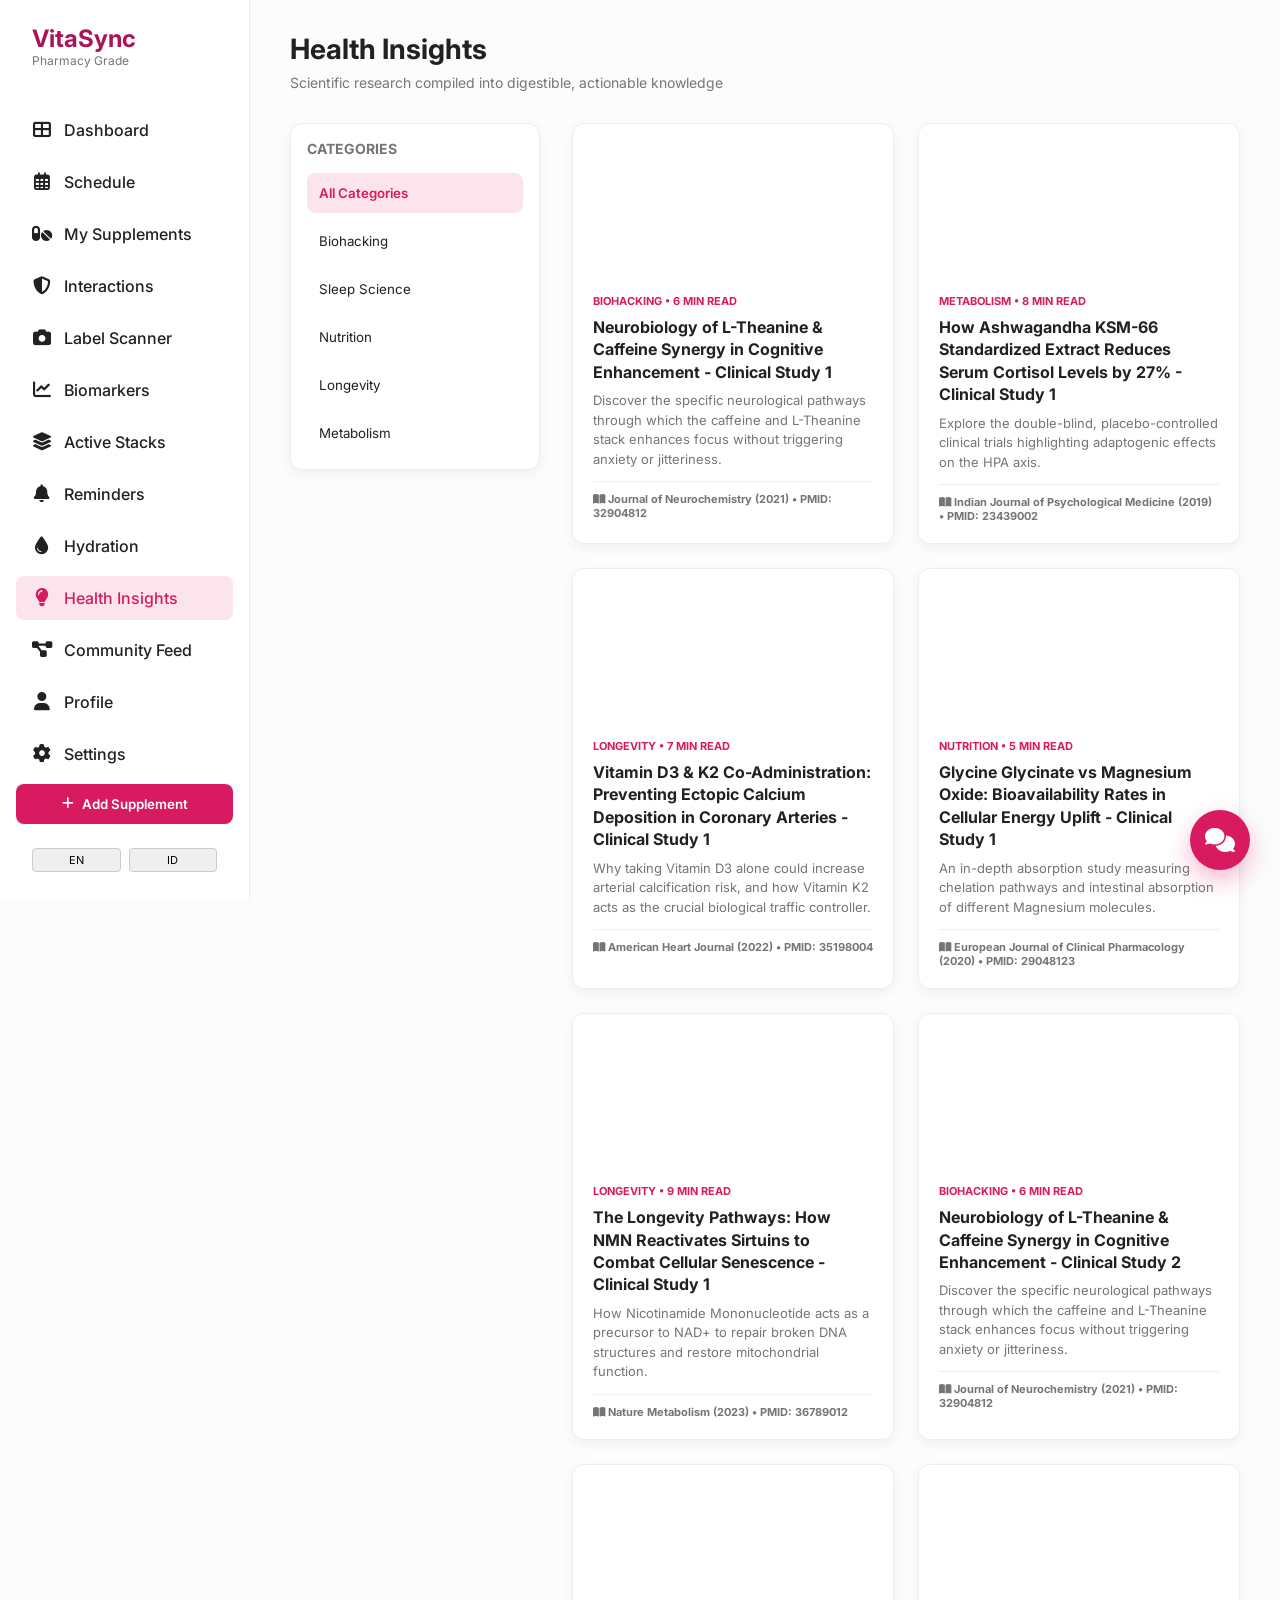
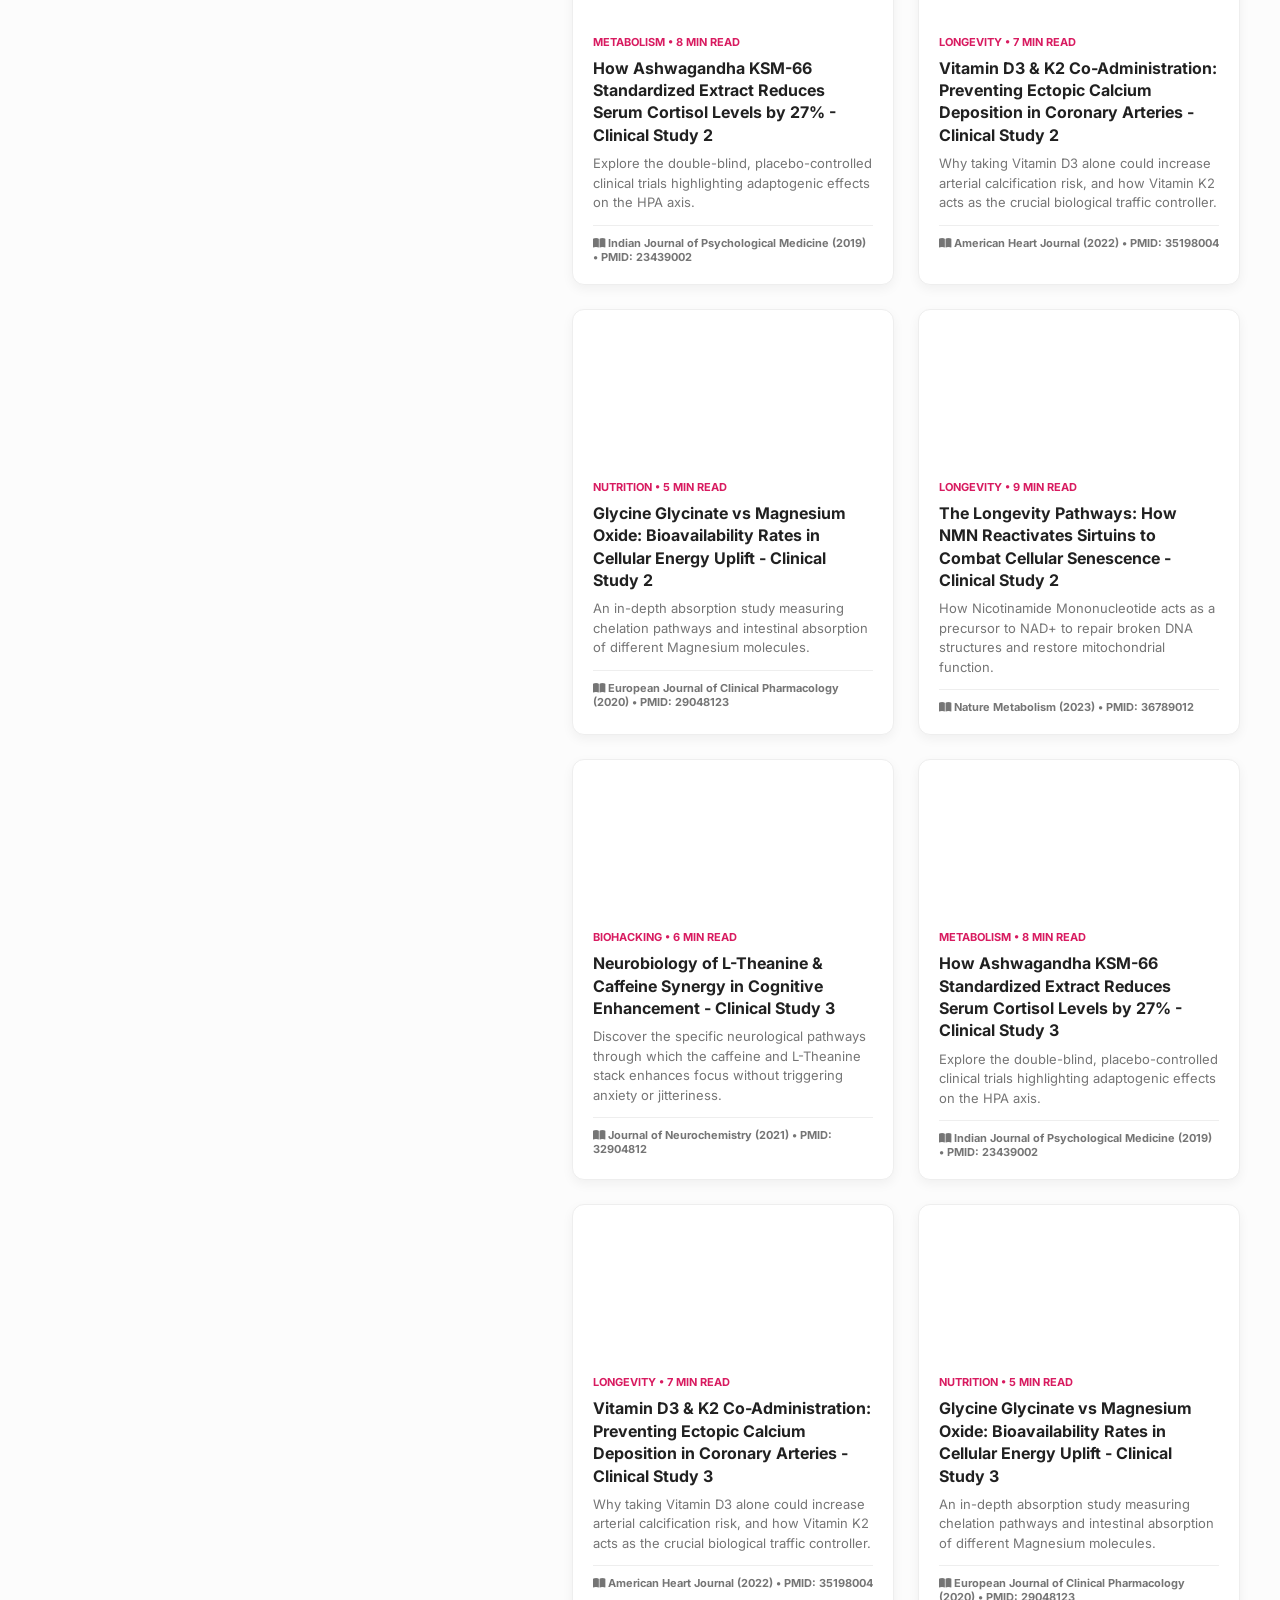
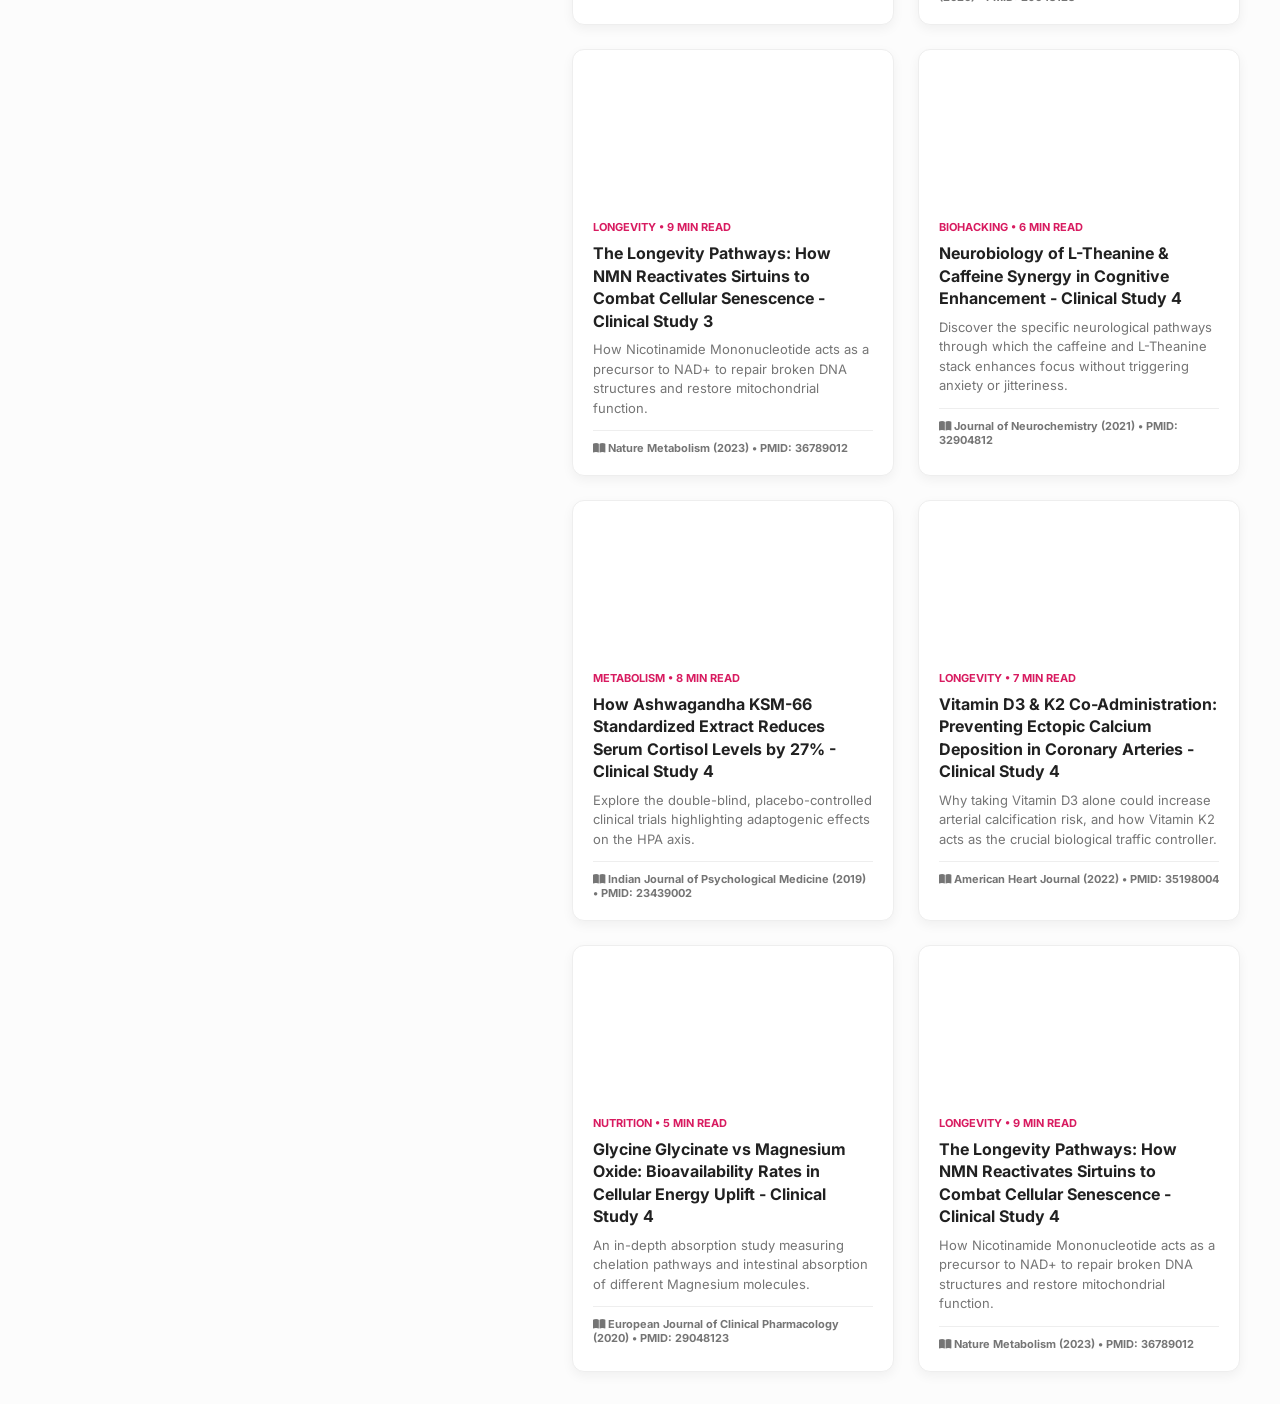
<file: insights.html>
<!DOCTYPE html>
<html lang="en">
<head>
  <meta charset="UTF-8">
  <meta name="viewport" content="width=device-width, initial-scale=1.0">
  <title>VitaSync - Health Insights</title>
  <link rel="stylesheet" href="style.css">
  <link href="https://fonts.googleapis.com/css2?family=Inter:wght@400;500;600;700&display=swap" rel="stylesheet">
  <link rel="stylesheet" href="https://cdnjs.cloudflare.com/ajax/libs/font-awesome/6.4.0/css/all.min.css">
</head>
<body>


  <button class="mobile-toggle" id="mobileToggle"><i class="fas fa-bars"></i></button>
  <aside class="sidebar" id="sidebar">
    <div class="brand"><h1>VitaSync</h1><p data-translate="pharmacy_grade">Pharmacy Grade</p></div>
    <ul class="nav-links">
      <li class="nav-item"><a href="index.html" class="nav-link "><i class="fas fa-th-large"></i> <span data-translate="dashboard">Dashboard</span></a></li>
      <li class="nav-item"><a href="schedule.html" class="nav-link "><i class="far fa-calendar-alt"></i> <span data-translate="schedule">Schedule</span></a></li>
      <li class="nav-item"><a href="supplements.html" class="nav-link "><i class="fas fa-pills"></i> <span data-translate="my_supplements">My Supplements</span></a></li>
      <li class="nav-item"><a href="interactions.html" class="nav-link "><i class="fas fa-shield-alt"></i> <span data-translate="interactions">Interactions</span></a></li>
      <li class="nav-item"><a href="scanner.html" class="nav-link "><i class="fas fa-camera"></i> <span data-translate="label_scanner">Label Scanner</span></a></li>
      <li class="nav-item"><a href="biomarkers.html" class="nav-link "><i class="fas fa-chart-line"></i> <span data-translate="biomarkers">Biomarkers</span></a></li>
      <li class="nav-item"><a href="stacks.html" class="nav-link "><i class="fas fa-layer-group"></i> <span data-translate="active_stacks">Active Stacks</span></a></li>
      <li class="nav-item"><a href="reminders.html" class="nav-link "><i class="fas fa-bell"></i> <span data-translate="reminders">Reminders</span></a></li>
      <li class="nav-item"><a href="hydration.html" class="nav-link "><i class="fas fa-tint"></i> <span data-translate="hydration">Hydration</span></a></li>
      <li class="nav-item"><a href="insights.html" class="nav-link active"><i class="fas fa-lightbulb"></i> <span data-translate="health_insights">Health Insights</span></a></li>
      <li class="nav-item"><a href="feed.html" class="nav-link "><i class="fas fa-project-diagram"></i> <span data-translate="community_feed">Community Feed</span></a></li>
      <li class="nav-item"><a href="profile.html" class="nav-link "><i class="fas fa-user"></i> <span data-translate="profile">Profile</span></a></li>
      <li class="nav-item"><a href="settings.html" class="nav-link "><i class="fas fa-cog"></i> <span data-translate="settings">Settings</span></a></li>
    </ul>
    <div class="sidebar-bottom">
      <button class="btn-add"><i class="fas fa-plus"></i> <span data-translate="add_supplement">Add Supplement</span></button>
      <div style="padding: 8px 16px; display: flex; gap: 8px;">
        <button onclick="changeLanguage('en')" style="flex:1; padding:4px; border:1px solid #ccc; border-radius:4px; font-size:11px; cursor:pointer;">EN</button>
        <button onclick="changeLanguage('id')" style="flex:1; padding:4px; border:1px solid #ccc; border-radius:4px; font-size:11px; cursor:pointer;">ID</button>
      </div>
    </div>
  </aside>

<main class="main-content">
  <header class="header">
    <h2 data-translate="health_insights">Health Insights</h2>
    <p>Scientific research compiled into digestible, actionable knowledge</p>
  </header>

  <div style="display:grid; grid-template-columns: 250px 1fr; gap:32px;">
    <div>
      <div class="card" style="padding:16px;">
        <h4 style="margin-bottom:16px; font-size:14px; text-transform:uppercase; color:var(--text-muted); font-weight:700;">CATEGORIES</h4>
        <div style="display:flex; flex-direction:column; gap:8px;" id="insightCategoryFilters">
          <button style="text-align:left; background:var(--primary-light); color:var(--primary-color); border:none; padding:12px; border-radius:8px; cursor:pointer; font-weight:600;" onclick="filterInsights('All')">All Categories</button>
          <button style="text-align:left; background:none; border:none; padding:12px; border-radius:8px; cursor:pointer; color:var(--text-dark);" onclick="filterInsights('Biohacking')">Biohacking</button>
          <button style="text-align:left; background:none; border:none; padding:12px; border-radius:8px; cursor:pointer; color:var(--text-dark);" onclick="filterInsights('Sleep Science')">Sleep Science</button>
          <button style="text-align:left; background:none; border:none; padding:12px; border-radius:8px; cursor:pointer; color:var(--text-dark);" onclick="filterInsights('Nutrition')">Nutrition</button>
          <button style="text-align:left; background:none; border:none; padding:12px; border-radius:8px; cursor:pointer; color:var(--text-dark);" onclick="filterInsights('Longevity')">Longevity</button>
          <button style="text-align:left; background:none; border:none; padding:12px; border-radius:8px; cursor:pointer; color:var(--text-dark);" onclick="filterInsights('Metabolism')">Metabolism</button>
        </div>
      </div>
    </div>

    <div>
      <div style="display:grid; grid-template-columns: repeat(auto-fill, minmax(280px, 1fr)); gap:24px;" id="insightsContainer">
        <!-- Dynamically rendered 20+ articles -->
      </div>
    </div>
  </div>
</main>

  <!-- Interactive CS Chatbot Widget -->
  <div class="support-widget">
    <div class="support-bubble" id="chatBubble"><i class="fas fa-comments"></i></div>
    <div class="chat-box" id="chatBox">
      <div class="chat-header">
        <h4 style="margin:0; font-size:14px; font-weight:700;"><i class="fas fa-user-md"></i> <span data-translate="chat_support">VitaSync Support</span></h4>
        <button onclick="toggleChat()" style="background:none; border:none; color:white; font-size:16px; cursor:pointer;"><i class="fas fa-times"></i></button>
      </div>
      <div class="chat-messages" id="chatMessages">
        <div class="chat-message bot">Halo! Saya asisten AI VitaSync. Ada yang bisa saya bantu terkait suplemen atau kesehatan Anda hari ini?</div>
      </div>
      <div class="chat-chips">
        <div class="chat-chip" onclick="askQuickQuestion(1)">Apple Health Sync?</div>
        <div class="chat-chip" onclick="askQuickQuestion(2)">Add Supplements?</div>
        <div class="chat-chip" onclick="askQuickQuestion(3)">Interaction checker?</div>
      </div>
      <div class="chat-input-row">
        <input type="text" id="chatInput" placeholder="Tulis pertanyaan Anda..." onkeypress="handleChatKey(event)">
        <button onclick="sendChatMessage()"><i class="fas fa-paper-plane"></i></button>
      </div>
    </div>
  </div>

  <div id="toastMessage" style="position:fixed; bottom:20px; left:20px; color:white; padding:12px 24px; border-radius:8px; display:none; transition:all 0.3s; z-index:9999; font-weight:600; box-shadow:0 8px 24px rgba(0,0,0,0.2);"></div>
  
  <!-- Supplement Detail Modal -->
  <div class="modal" id="supplementDetailModal" style="z-index:9999; position:fixed; top:0; left:0; width:100%; height:100%; background:rgba(0,0,0,0.5); display:none; align-items:center; justify-content:center;">
    <div class="modal-content" style="width: 520px; max-width:90%; background:white; padding:24px; border-radius:16px; box-shadow:0 10px 30px rgba(0,0,0,0.15);">
      <div class="modal-header" style="display:flex; justify-content:space-between; align-items:center; border-bottom:1px solid var(--border-color); padding-bottom:12px; margin-bottom:16px;">
        <h3 id="detailSuppName" style="margin:0; font-size:20px; font-weight:700; color:var(--text-dark);">Supplement Details</h3>
        <button onclick="closeModal('supplementDetailModal')" style="background:none; border:none; font-size:18px; cursor:pointer; color:var(--text-muted);"><i class="fas fa-times"></i></button>
      </div>
      <div style="padding: 8px 0;">
        <div style="display:flex; justify-content:space-between; align-items:center; margin-bottom:16px;">
          <span id="detailSuppCategory" style="background:var(--primary-light); color:var(--primary-color); padding:4px 10px; border-radius:6px; font-size:11px; font-weight:800; text-transform:uppercase;">Category</span>
          <strong id="detailSuppDose" style="font-size:15px; color:var(--text-dark);">Dose: -</strong>
        </div>
        
        <p id="detailSuppDesc" style="font-size:14px; color:var(--text-dark); line-height:1.6; margin-bottom:20px; background:rgba(0,0,0,0.02); padding:16px; border-radius:10px; border:1px solid var(--border-color);"></p>
        
        <div style="background:var(--primary-light); border:1px solid rgba(216,27,96,0.1); padding:14px; border-radius:10px; margin-bottom:16px;">
          <h4 style="font-size:13px; font-weight:700; color:var(--primary-color); margin:0 0 6px 0;"><i class="fas fa-microscope"></i> Clinical Biohacking Intake Guideline</h4>
          <p style="font-size:12px; color:var(--text-muted); line-height:1.5; margin:0;">Optimal biological absorption is achieved when taken in accordance with specific mineral transporters. Take at scheduled times daily.</p>
        </div>
        
        <div style="background:rgba(216,27,96,0.03); border:1px solid rgba(216,27,96,0.08); padding:14px; border-radius:10px; margin:0;">
          <h4 style="font-size:13px; font-weight:700; color:var(--primary-color); margin:0 0 6px 0;"><i class="fas fa-exclamation-triangle"></i> Known Chemical Conflict Spacing</h4>
          <p style="font-size:12px; color:var(--text-muted); line-height:1.5; margin:0;">Ensure a minimum spacing of 4 hours from competitive divalent metals (e.g. Iron vs Calcium) and metal-binding tea/coffee polyphenols.</p>
        </div>
      </div>
      <div style="display:flex; gap:12px; margin-top:20px; border-top:1px solid var(--border-color); padding-top:16px;">
        <button class="btn-primary" id="detailScheduleBtn" style="flex:1; border-radius:8px; font-weight:700;">+ Add to Schedule</button>
        <button onclick="closeModal('supplementDetailModal')" style="flex:1; background:#eee; border:none; border-radius:8px; cursor:pointer; font-weight:700; color:var(--text-dark);">Close</button>
      </div>
    </div>
  </div>
  
  <script src="data.js"></script>
  <script src="app.js"></script>
</body>
</html>
</file>
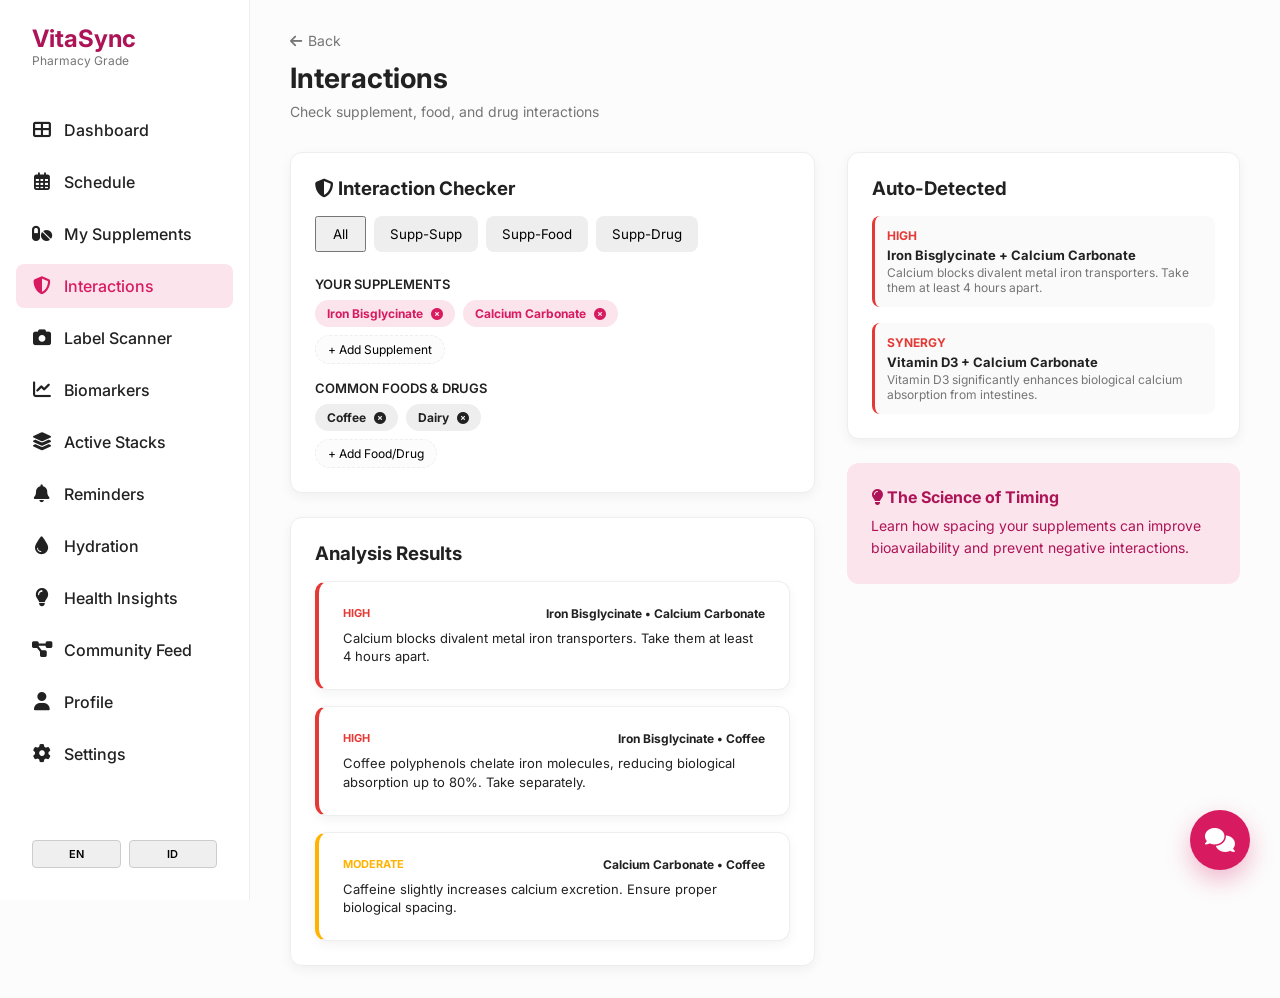
<file: interactions.html>
<!DOCTYPE html>
<html lang="en">
<head>
  <meta charset="UTF-8">
  <meta name="viewport" content="width=device-width, initial-scale=1.0">
  <title>VitaSync - Interactions</title>
  <link rel="stylesheet" href="style.css">
  <link href="https://fonts.googleapis.com/css2?family=Inter:wght@400;500;600;700&display=swap" rel="stylesheet">
  <link rel="stylesheet" href="https://cdnjs.cloudflare.com/ajax/libs/font-awesome/6.4.0/css/all.min.css">
</head>
<body>


  <button class="mobile-toggle" id="mobileToggle"><i class="fas fa-bars"></i></button>
  <aside class="sidebar" id="sidebar">
    <div class="brand"><h1>VitaSync</h1><p data-translate="pharmacy_grade">Pharmacy Grade</p></div>
    <ul class="nav-links">
      <li class="nav-item"><a href="index.html" class="nav-link "><i class="fas fa-th-large"></i> <span data-translate="dashboard">Dashboard</span></a></li>
      <li class="nav-item"><a href="schedule.html" class="nav-link "><i class="far fa-calendar-alt"></i> <span data-translate="schedule">Schedule</span></a></li>
      <li class="nav-item"><a href="supplements.html" class="nav-link "><i class="fas fa-pills"></i> <span data-translate="my_supplements">My Supplements</span></a></li>
      <li class="nav-item"><a href="interactions.html" class="nav-link active"><i class="fas fa-shield-alt"></i> <span data-translate="interactions">Interactions</span></a></li>
      <li class="nav-item"><a href="scanner.html" class="nav-link "><i class="fas fa-camera"></i> <span data-translate="label_scanner">Label Scanner</span></a></li>
      <li class="nav-item"><a href="biomarkers.html" class="nav-link "><i class="fas fa-chart-line"></i> <span data-translate="biomarkers">Biomarkers</span></a></li>
      <li class="nav-item"><a href="stacks.html" class="nav-link "><i class="fas fa-layer-group"></i> <span data-translate="active_stacks">Active Stacks</span></a></li>
      <li class="nav-item"><a href="reminders.html" class="nav-link "><i class="fas fa-bell"></i> <span data-translate="reminders">Reminders</span></a></li>
      <li class="nav-item"><a href="hydration.html" class="nav-link "><i class="fas fa-tint"></i> <span data-translate="hydration">Hydration</span></a></li>
      <li class="nav-item"><a href="insights.html" class="nav-link "><i class="fas fa-lightbulb"></i> <span data-translate="health_insights">Health Insights</span></a></li>
      <li class="nav-item"><a href="feed.html" class="nav-link "><i class="fas fa-project-diagram"></i> <span data-translate="community_feed">Community Feed</span></a></li>
      <li class="nav-item"><a href="profile.html" class="nav-link "><i class="fas fa-user"></i> <span data-translate="profile">Profile</span></a></li>
      <li class="nav-item"><a href="settings.html" class="nav-link "><i class="fas fa-cog"></i> <span data-translate="settings">Settings</span></a></li>
    </ul>
    <div class="sidebar-bottom">
      <div style="padding: 8px 16px; display: flex; gap: 8px;">
        <button onclick="changeLanguage('en')" style="flex:1; padding:6px; border:1px solid #ccc; border-radius:4px; font-size:11px; cursor:pointer; font-weight:600;">EN</button>
        <button onclick="changeLanguage('id')" style="flex:1; padding:6px; border:1px solid #ccc; border-radius:4px; font-size:11px; cursor:pointer; font-weight:600;">ID</button>
      </div>
    </div>
  </aside>

<main class="main-content">
  <button onclick="history.back()" style="background:none; border:none; color:var(--text-muted); font-size:14px; cursor:pointer; margin-bottom:12px; display:flex; align-items:center; gap:6px;"><i class="fas fa-arrow-left"></i> <span data-translate="back">Back</span></button>
  <header class="header">
    <h2 data-translate="interactions">Interactions & Warnings</h2>
    <p>Check supplement, food, and drug interactions</p>
  </header>

  <div style="display:grid; grid-template-columns: 2fr 1.5fr; gap:32px;">
    <div>
      <div class="card" style="margin-bottom:24px;">
        <h3 style="margin-bottom:16px;" data-translate="interaction_checker"><i class="fas fa-shield-alt"></i> Interaction Checker</h3>
        <div style="display:flex; gap:8px; margin-bottom:24px;" id="interactionFilters">
          <button class="btn-primary" style="width:auto; padding:8px 16px;" onclick="filterInteractionType('all')">All</button>
          <button style="background:#eee; border:none; padding:8px 16px; border-radius:8px; cursor:pointer;" onclick="filterInteractionType('supp-supp')">Supp-Supp</button>
          <button style="background:#eee; border:none; padding:8px 16px; border-radius:8px; cursor:pointer;" onclick="filterInteractionType('supp-food')">Supp-Food</button>
          <button style="background:#eee; border:none; padding:8px 16px; border-radius:8px; cursor:pointer;" onclick="filterInteractionType('supp-drug')">Supp-Drug</button>
        </div>

        <div style="margin-bottom:16px;">
          <label style="font-weight:600; font-size:13px; display:block; margin-bottom:8px;">YOUR SUPPLEMENTS</label>
          <div style="display:flex; flex-wrap:wrap; gap:8px;" id="activeCheckSupps"></div>
          <button onclick="openModal('checkSuppModal')" style="background:#fcfcfc; border:1px dashed var(--border-color); padding:6px 12px; border-radius:20px; font-size:12px; cursor:pointer; margin-top:8px;">+ Add Supplement</button>
        </div>

        <div>
          <label style="font-weight:600; font-size:13px; display:block; margin-bottom:8px;">COMMON FOODS & DRUGS</label>
          <div style="display:flex; flex-wrap:wrap; gap:8px;" id="activeCheckFoods"></div>
          <button onclick="openModal('checkFoodModal')" style="background:#fcfcfc; border:1px dashed var(--border-color); padding:6px 12px; border-radius:20px; font-size:12px; cursor:pointer; margin-top:8px;">+ Add Food/Drug</button>
        </div>
      </div>

      <div class="card">
        <h3 style="margin-bottom:16px;">Analysis Results</h3>
        <div id="interactionResultsList" style="display:flex; flex-direction:column; gap:16px;"></div>
      </div>
    </div>

    <div>
      <div class="card" style="margin-bottom:24px;">
        <h3 style="margin-bottom:16px;">Auto-Detected</h3>
        <div id="autoDetectedInteractions" style="display:flex; flex-direction:column; gap:16px;"></div>
      </div>
      
      <div style="background:var(--primary-light); color:var(--primary-dark); padding:24px; border-radius:var(--radius);">
        <h4 style="margin-bottom:8px;"><i class="fas fa-lightbulb"></i> The Science of Timing</h4>
        <p style="font-size:14px; line-height:1.6;">Learn how spacing your supplements can improve bioavailability and prevent negative interactions.</p>
      </div>
    </div>
  </div>

  <!-- Modal Check Supp -->
  <div class="modal" id="checkSuppModal">
    <div class="modal-content">
      <div class="modal-header">
        <h3>Add Supplement to Check</h3>
        <button onclick="closeModal('checkSuppModal')" style="background:none; border:none; font-size:18px; cursor:pointer;"><i class="fas fa-times"></i></button>
      </div>
      <div class="form-group">
        <label>Select Supplement</label>
        <select id="checkSuppNameSelect"></select>
      </div>
      <button class="btn-add" id="saveCheckSuppBtn" style="width:100%; padding:12px; margin-top:16px;">Add to Monitor List</button>
    </div>
  </div>

  <!-- Modal Check Food -->
  <div class="modal" id="checkFoodModal">
    <div class="modal-content">
      <div class="modal-header">
        <h3>Add Food/Drug to Check</h3>
        <button onclick="closeModal('checkFoodModal')" style="background:none; border:none; font-size:18px; cursor:pointer;"><i class="fas fa-times"></i></button>
      </div>
      <div class="form-group">
        <label>Select Food/Drug</label>
        <select id="checkFoodNameSelect"></select>
      </div>
      <button class="btn-add" id="saveCheckFoodBtn" style="width:100%; padding:12px; margin-top:16px;">Add to Monitor List</button>
    </div>
  </div>
</main>

  <!-- Interactive CS Chatbot Widget -->
  <div class="support-widget">
    <div class="support-bubble" id="chatBubble"><i class="fas fa-comments"></i></div>
    <div class="chat-box" id="chatBox">
      <div class="chat-header">
        <h4 style="margin:0; font-size:14px; font-weight:700;"><i class="fas fa-user-md"></i> <span data-translate="chat_support">VitaSync Support</span></h4>
        <button onclick="toggleChat()" style="background:none; border:none; color:white; font-size:16px; cursor:pointer;"><i class="fas fa-times"></i></button>
      </div>
      <div class="chat-messages" id="chatMessages">
        <div class="chat-message bot">Halo! Saya asisten AI VitaSync. Ada yang bisa saya bantu terkait suplemen atau kesehatan Anda hari ini?</div>
      </div>
      <div class="chat-chips">
        <div class="chat-chip" onclick="askQuickQuestion(1)">Apple Health Sync?</div>
        <div class="chat-chip" onclick="askQuickQuestion(2)">Add Supplements?</div>
        <div class="chat-chip" onclick="askQuickQuestion(3)">Interaction checker?</div>
      </div>
      <div class="chat-input-row">
        <input type="text" id="chatInput" placeholder="Tulis pertanyaan Anda..." onkeypress="handleChatKey(event)">
        <button onclick="sendChatMessage()"><i class="fas fa-paper-plane"></i></button>
      </div>
    </div>
  </div>

  <div id="toastMessage" style="position:fixed; bottom:20px; left:20px; color:white; padding:12px 24px; border-radius:8px; display:none; transition:all 0.3s; z-index:9999; font-weight:600; box-shadow:0 8px 24px rgba(0,0,0,0.2);"></div>
  
  <!-- Supplement Detail Modal -->
  <div class="modal" id="supplementDetailModal" style="z-index:9999; position:fixed; top:0; left:0; width:100%; height:100%; background:rgba(0,0,0,0.5); display:none; align-items:center; justify-content:center;">
    <div class="modal-content" style="width: 520px; max-width:90%; background:white; padding:24px; border-radius:16px; box-shadow:0 10px 30px rgba(0,0,0,0.15);">
      <div class="modal-header" style="display:flex; justify-content:space-between; align-items:center; border-bottom:1px solid var(--border-color); padding-bottom:12px; margin-bottom:16px;">
        <h3 id="detailSuppName" style="margin:0; font-size:20px; font-weight:700; color:var(--text-dark);">Supplement Details</h3>
        <button onclick="closeModal('supplementDetailModal')" style="background:none; border:none; font-size:18px; cursor:pointer; color:var(--text-muted);"><i class="fas fa-times"></i></button>
      </div>
      <div style="padding: 8px 0;">
        <div style="display:flex; justify-content:space-between; align-items:center; margin-bottom:16px;">
          <span id="detailSuppCategory" style="background:var(--primary-light); color:var(--primary-color); padding:4px 10px; border-radius:6px; font-size:11px; font-weight:800; text-transform:uppercase;">Category</span>
          <strong id="detailSuppDose" style="font-size:15px; color:var(--text-dark);">Dose: -</strong>
        </div>
        
        <p id="detailSuppDesc" style="font-size:14px; color:var(--text-dark); line-height:1.6; margin-bottom:20px; background:rgba(0,0,0,0.02); padding:16px; border-radius:10px; border:1px solid var(--border-color);"></p>
        
        <div style="background:var(--primary-light); border:1px solid rgba(216,27,96,0.1); padding:14px; border-radius:10px; margin-bottom:16px;">
          <h4 style="font-size:13px; font-weight:700; color:var(--primary-color); margin:0 0 6px 0;"><i class="fas fa-microscope"></i> Clinical Biohacking Intake Guideline</h4>
          <p style="font-size:12px; color:var(--text-muted); line-height:1.5; margin:0;">Optimal biological absorption is achieved when taken in accordance with specific mineral transporters. Take at scheduled times daily.</p>
        </div>
        
        <div style="background:rgba(216,27,96,0.03); border:1px solid rgba(216,27,96,0.08); padding:14px; border-radius:10px; margin:0;">
          <h4 style="font-size:13px; font-weight:700; color:var(--primary-color); margin:0 0 6px 0;"><i class="fas fa-exclamation-triangle"></i> Known Chemical Conflict Spacing</h4>
          <p style="font-size:12px; color:var(--text-muted); line-height:1.5; margin:0;">Ensure a minimum spacing of 4 hours from competitive divalent metals (e.g. Iron vs Calcium) and metal-binding tea/coffee polyphenols.</p>
        </div>
      </div>
      <div style="display:flex; gap:12px; margin-top:20px; border-top:1px solid var(--border-color); padding-top:16px;">
        <button class="btn-primary" id="detailScheduleBtn" style="flex:1; border-radius:8px; font-weight:700;">+ Add to Schedule</button>
        <button onclick="closeModal('supplementDetailModal')" style="flex:1; background:#eee; border:none; border-radius:8px; cursor:pointer; font-weight:700; color:var(--text-dark);">Close</button>
      </div>
    </div>
  </div>
  
  <script src="data.js"></script>
  <script src="app.js"></script>
</body>
</html>
</file>
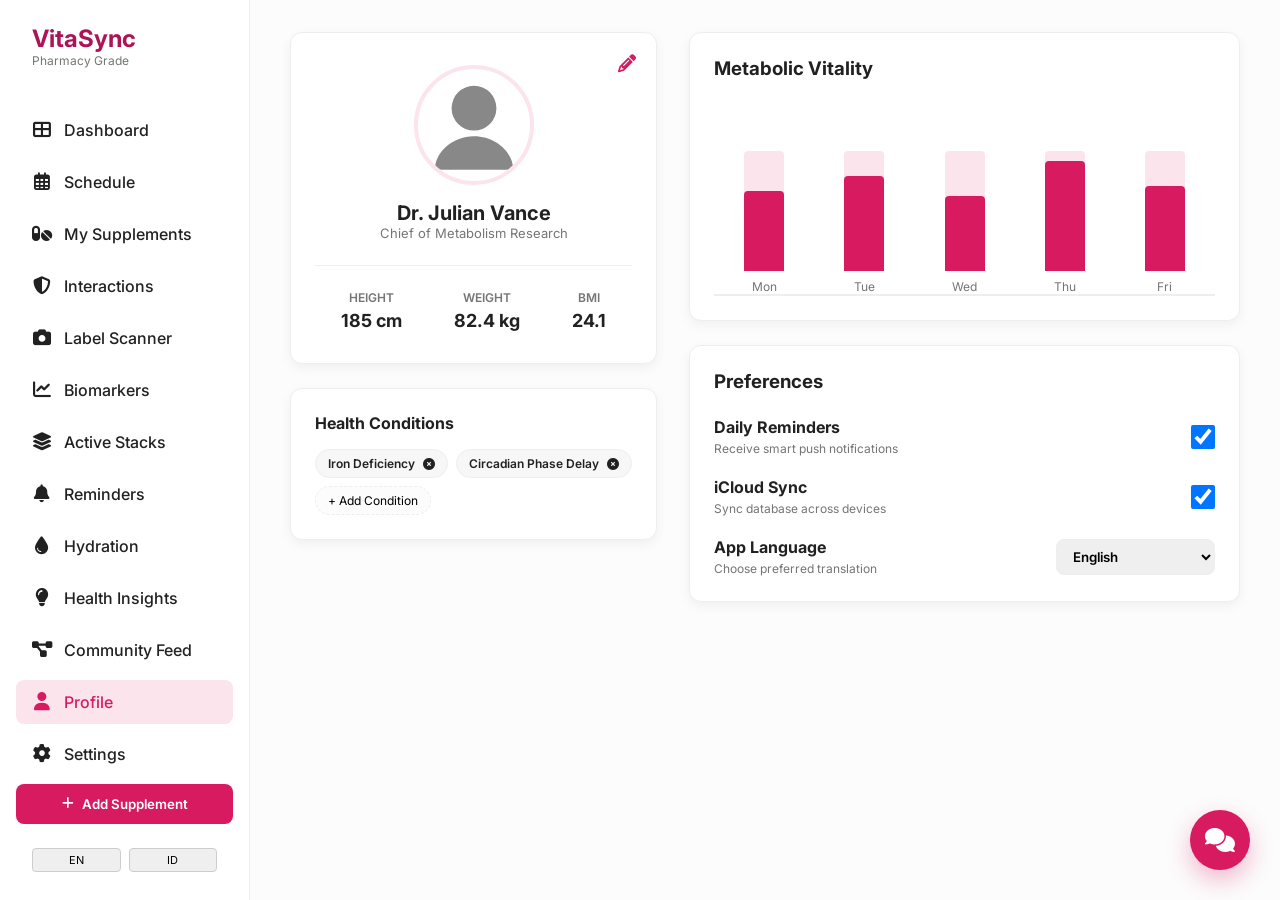
<file: profile.html>
<!DOCTYPE html>
<html lang="en">
<head>
  <meta charset="UTF-8">
  <meta name="viewport" content="width=device-width, initial-scale=1.0">
  <title>VitaSync - Profile</title>
  <link rel="stylesheet" href="style.css">
  <link href="https://fonts.googleapis.com/css2?family=Inter:wght@400;500;600;700&display=swap" rel="stylesheet">
  <link rel="stylesheet" href="https://cdnjs.cloudflare.com/ajax/libs/font-awesome/6.4.0/css/all.min.css">
</head>
<body>


  <button class="mobile-toggle" id="mobileToggle"><i class="fas fa-bars"></i></button>
  <aside class="sidebar" id="sidebar">
    <div class="brand"><h1>VitaSync</h1><p data-translate="pharmacy_grade">Pharmacy Grade</p></div>
    <ul class="nav-links">
      <li class="nav-item"><a href="index.html" class="nav-link "><i class="fas fa-th-large"></i> <span data-translate="dashboard">Dashboard</span></a></li>
      <li class="nav-item"><a href="schedule.html" class="nav-link "><i class="far fa-calendar-alt"></i> <span data-translate="schedule">Schedule</span></a></li>
      <li class="nav-item"><a href="supplements.html" class="nav-link "><i class="fas fa-pills"></i> <span data-translate="my_supplements">My Supplements</span></a></li>
      <li class="nav-item"><a href="interactions.html" class="nav-link "><i class="fas fa-shield-alt"></i> <span data-translate="interactions">Interactions</span></a></li>
      <li class="nav-item"><a href="scanner.html" class="nav-link "><i class="fas fa-camera"></i> <span data-translate="label_scanner">Label Scanner</span></a></li>
      <li class="nav-item"><a href="biomarkers.html" class="nav-link "><i class="fas fa-chart-line"></i> <span data-translate="biomarkers">Biomarkers</span></a></li>
      <li class="nav-item"><a href="stacks.html" class="nav-link "><i class="fas fa-layer-group"></i> <span data-translate="active_stacks">Active Stacks</span></a></li>
      <li class="nav-item"><a href="reminders.html" class="nav-link "><i class="fas fa-bell"></i> <span data-translate="reminders">Reminders</span></a></li>
      <li class="nav-item"><a href="hydration.html" class="nav-link "><i class="fas fa-tint"></i> <span data-translate="hydration">Hydration</span></a></li>
      <li class="nav-item"><a href="insights.html" class="nav-link "><i class="fas fa-lightbulb"></i> <span data-translate="health_insights">Health Insights</span></a></li>
      <li class="nav-item"><a href="feed.html" class="nav-link "><i class="fas fa-project-diagram"></i> <span data-translate="community_feed">Community Feed</span></a></li>
      <li class="nav-item"><a href="profile.html" class="nav-link active"><i class="fas fa-user"></i> <span data-translate="profile">Profile</span></a></li>
      <li class="nav-item"><a href="settings.html" class="nav-link "><i class="fas fa-cog"></i> <span data-translate="settings">Settings</span></a></li>
    </ul>
    <div class="sidebar-bottom">
      <button class="btn-add"><i class="fas fa-plus"></i> <span data-translate="add_supplement">Add Supplement</span></button>
      <div style="padding: 8px 16px; display: flex; gap: 8px;">
        <button onclick="changeLanguage('en')" style="flex:1; padding:4px; border:1px solid #ccc; border-radius:4px; font-size:11px; cursor:pointer;">EN</button>
        <button onclick="changeLanguage('id')" style="flex:1; padding:4px; border:1px solid #ccc; border-radius:4px; font-size:11px; cursor:pointer;">ID</button>
      </div>
    </div>
  </aside>

<main class="main-content">
  <div style="display:grid; grid-template-columns: 1fr 1.5fr; gap:32px;">
    
    <div>
      <div class="card" style="text-align:center; padding:32px 24px; margin-bottom:24px; position:relative;">
        <button id="editProfileBtn" style="position:absolute; top:20px; right:20px; background:none; border:none; color:var(--primary-color); cursor:pointer; font-size:18px;"><i class="fas fa-pencil-alt"></i></button>
        
        <div style="width:120px; height:120px; border-radius:50%; overflow:hidden; margin:0 auto 16px; border:4px solid var(--primary-light); display:flex; align-items:center; justify-content:center;" id="profileImageContainer">
          <img src="https://images.unsplash.com/photo-1535713875002-d1d0cf377fde?ixlib=rb-4.0.3&auto=format&fit=crop&w=200&q=80" alt="Avatar" style="width:100%; height:100%; object-fit:cover;">
        </div>
        
        <h3 style="font-size:20px; font-weight:700;" id="profileName">Dr. Julian Vance</h3>
        <p style="font-size:13px; color:var(--text-muted); margin-bottom:24px;" id="profileTitle">Chief of Metabolism Research</p>
        
        <div style="display:flex; justify-content:space-around; border-top:1px solid var(--border-color); padding-top:20px;">
          <div>
            <span style="font-size:12px; color:var(--text-muted); text-transform:uppercase; font-weight:600;">Height</span>
            <div style="font-size:18px; font-weight:700; margin-top:4px;"><span id="heightVal">185</span> cm</div>
          </div>
          <div>
            <span style="font-size:12px; color:var(--text-muted); text-transform:uppercase; font-weight:600;">Weight</span>
            <div style="font-size:18px; font-weight:700; margin-top:4px;"><span id="weightVal">82.4</span> kg</div>
          </div>
          <div>
            <span style="font-size:12px; color:var(--text-muted); text-transform:uppercase; font-weight:600;">BMI</span>
            <div style="font-size:18px; font-weight:700; margin-top:4px;" id="bmiVal">24.1</div>
          </div>
        </div>
      </div>

      <div class="card">
        <h3 style="margin-bottom:16px; font-size:16px; display:flex; justify-content:space-between; align-items:center;">
          <span>Health Conditions</span>
        </h3>
        <div style="display:flex; flex-wrap:wrap; gap:8px;" id="profileConditionsContainer">
          <!-- Dynamically populated conditions -->
        </div>
      </div>
    </div>

    <div>
      <div class="card" style="margin-bottom:24px;">
        <h3 style="margin-bottom:16px;">Metabolic Vitality</h3>
        <div style="height:200px; display:flex; align-items:flex-end; justify-content:space-around; padding-top:20px; border-bottom:2px solid var(--border-color);">
          <div style="text-align:center; width:40px;">
            <div style="height:120px; background:var(--primary-light); width:100%; border-radius:4px 4px 0 0; position:relative;">
              <div style="position:absolute; bottom:0; left:0; width:100%; height:80px; background:var(--primary-color); border-radius:4px 4px 0 0;"></div>
            </div>
            <span style="font-size:12px; color:var(--text-muted); margin-top:8px; display:block;">Mon</span>
          </div>
          <div style="text-align:center; width:40px;">
            <div style="height:120px; background:var(--primary-light); width:100%; border-radius:4px 4px 0 0; position:relative;">
              <div style="position:absolute; bottom:0; left:0; width:100%; height:95px; background:var(--primary-color); border-radius:4px 4px 0 0;"></div>
            </div>
            <span style="font-size:12px; color:var(--text-muted); margin-top:8px; display:block;">Tue</span>
          </div>
          <div style="text-align:center; width:40px;">
            <div style="height:120px; background:var(--primary-light); width:100%; border-radius:4px 4px 0 0; position:relative;">
              <div style="position:absolute; bottom:0; left:0; width:100%; height:75px; background:var(--primary-color); border-radius:4px 4px 0 0;"></div>
            </div>
            <span style="font-size:12px; color:var(--text-muted); margin-top:8px; display:block;">Wed</span>
          </div>
          <div style="text-align:center; width:40px;">
            <div style="height:120px; background:var(--primary-light); width:100%; border-radius:4px 4px 0 0; position:relative;">
              <div style="position:absolute; bottom:0; left:0; width:100%; height:110px; background:var(--primary-color); border-radius:4px 4px 0 0;"></div>
            </div>
            <span style="font-size:12px; color:var(--text-muted); margin-top:8px; display:block;">Thu</span>
          </div>
          <div style="text-align:center; width:40px;">
            <div style="height:120px; background:var(--primary-light); width:100%; border-radius:4px 4px 0 0; position:relative;">
              <div style="position:absolute; bottom:0; left:0; width:100%; height:85px; background:var(--primary-color); border-radius:4px 4px 0 0;"></div>
            </div>
            <span style="font-size:12px; color:var(--text-muted); margin-top:8px; display:block;">Fri</span>
          </div>
        </div>
      </div>

      <div class="card">
        <h3 style="margin-bottom:24px;" data-translate="preferences">Preferences</h3>
        <div style="display:flex; flex-direction:column; gap:20px;">
          <div style="display:flex; justify-content:space-between; align-items:center;">
            <div>
              <strong style="display:block;" data-translate="daily_reminders">Daily Reminders</strong>
              <span style="font-size:12px; color:var(--text-muted);">Receive smart push notifications</span>
            </div>
            <input type="checkbox" checked style="width:24px; height:24px; cursor:pointer;">
          </div>
          <div style="display:flex; justify-content:space-between; align-items:center;">
            <div>
              <strong style="display:block;" data-translate="icloud_sync">iCloud Sync</strong>
              <span style="font-size:12px; color:var(--text-muted);">Sync database across devices</span>
            </div>
            <input type="checkbox" checked style="width:24px; height:24px; cursor:pointer;">
          </div>
          <div style="display:flex; justify-content:space-between; align-items:center;">
            <div>
              <strong style="display:block;" data-translate="app_language">App Language</strong>
              <span style="font-size:12px; color:var(--text-muted);">Choose preferred translation</span>
            </div>
            <select style="padding:8px 12px; border-radius:8px; border:1px solid var(--border-color); font-weight:600; cursor:pointer;" onchange="changeLanguage(this.value)">
              <option value="en">English</option>
              <option value="id">Bahasa Indonesia</option>
            </select>
          </div>
        </div>
      </div>
    </div>

  </div>

  <!-- Profile Edit Modal -->
  <div class="modal" id="profileEditModal" style="z-index:9999; position:fixed; top:0; left:0; width:100%; height:100%; background:rgba(0,0,0,0.5); display:none; align-items:center; justify-content:center;">
    <div class="modal-content" style="width: 780px; max-width:95%; background:white; padding:24px; border-radius:16px; box-shadow:0 10px 30px rgba(0,0,0,0.15);">
      <div class="modal-header" style="display:flex; justify-content:space-between; align-items:center; border-bottom:1px solid var(--border-color); padding-bottom:12px; margin-bottom:20px;">
        <h3>Edit Personal Information</h3>
        <button onclick="closeModal('profileEditModal')" style="background:none; border:none; font-size:18px; cursor:pointer; color:var(--text-muted);"><i class="fas fa-times"></i></button>
      </div>
      
      <!-- Sleek Unified Single-Row / Horizontal Flex Bar Layout -->
      <div style="display:flex; gap:16px; flex-wrap:wrap; align-items:flex-end;">
        <div class="form-group" style="flex:1.2; min-width:180px; margin-bottom:0;">
          <label style="font-size:11px; font-weight:700; text-transform:uppercase; color:var(--text-muted); display:block; margin-bottom:6px;">Full Name</label>
          <input type="text" id="profileAddName" placeholder="Julian Vance" style="width:100%; padding:10px 12px; border-radius:8px; border:1px solid var(--border-color);">
        </div>
        <div class="form-group" style="flex:1.5; min-width:220px; margin-bottom:0;">
          <label style="font-size:11px; font-weight:700; text-transform:uppercase; color:var(--text-muted); display:block; margin-bottom:6px;">Title / Profession</label>
          <input type="text" id="profileAddTitle" placeholder="Doctor / Medical Scientist" style="width:100%; padding:10px 12px; border-radius:8px; border:1px solid var(--border-color);">
        </div>
        <div class="form-group" style="flex:0.6; min-width:90px; margin-bottom:0;">
          <label style="font-size:11px; font-weight:700; text-transform:uppercase; color:var(--text-muted); display:block; margin-bottom:6px;">Height (cm)</label>
          <input type="number" id="profileAddHeight" placeholder="185" style="width:100%; padding:10px 12px; border-radius:8px; border:1px solid var(--border-color);">
        </div>
        <div class="form-group" style="flex:0.6; min-width:90px; margin-bottom:0;">
          <label style="font-size:11px; font-weight:700; text-transform:uppercase; color:var(--text-muted); display:block; margin-bottom:6px;">Weight (kg)</label>
          <input type="number" id="profileAddWeight" placeholder="82" style="width:100%; padding:10px 12px; border-radius:8px; border:1px solid var(--border-color);">
        </div>
      </div>
      
      <div style="margin-top:20px; border-top:1px solid var(--border-color); padding-top:20px; display:flex; justify-content:space-between; align-items:center; flex-wrap:wrap; gap:16px;">
        <div class="form-group" style="margin-bottom:0; flex:1; min-width:200px;">
          <label style="font-size:11px; font-weight:700; text-transform:uppercase; color:var(--text-muted); display:block; margin-bottom:6px;">Profile Avatar URL</label>
          <input type="text" id="profileImageUrl" placeholder="https://images.unsplash.com/... or upload" style="width:100%; padding:10px 12px; border-radius:8px; border:1px solid var(--border-color);">
        </div>
        <div style="display:flex; gap:12px; align-items:center;">
          <button class="btn-primary" id="saveProfileBtn" style="padding:12px 24px; font-weight:700; border-radius:8px;">Save Changes</button>
          <button onclick="closeModal('profileEditModal')" style="background:#eee; color:var(--text-dark); border:none; padding:12px 20px; border-radius:8px; font-weight:700; cursor:pointer;">Cancel</button>
        </div>
      </div>
    </div>
  </div>

  <!-- Condition Add Modal with Rich Pre-populated Suggestions -->
  <div class="modal" id="conditionModal" style="z-index:9999; position:fixed; top:0; left:0; width:100%; height:100%; background:rgba(0,0,0,0.5); display:none; align-items:center; justify-content:center;">
    <div class="modal-content" style="width: 500px; max-width:90%; background:white; padding:24px; border-radius:16px; box-shadow:0 10px 30px rgba(0,0,0,0.15);">
      <div class="modal-header" style="display:flex; justify-content:space-between; align-items:center; border-bottom:1px solid var(--border-color); padding-bottom:12px; margin-bottom:16px;">
        <h3>Add Health Condition</h3>
        <button onclick="closeModal('conditionModal')" style="background:none; border:none; font-size:18px; cursor:pointer; color:var(--text-muted);"><i class="fas fa-times"></i></button>
      </div>
      <div class="form-group" style="margin-bottom:16px;">
        <label style="font-size:12px; font-weight:700; color:var(--text-muted); display:block; margin-bottom:6px;">Condition Name / Nama Kondisi</label>
        <input type="text" id="conditionAddName" placeholder="e.g. Iron Deficiency" style="width:100%; padding:12px; border-radius:8px; border:1px solid var(--border-color);">
      </div>
      
      <!-- Pre-populated Clickable Health Conditions Suggestion Grid -->
      <div style="margin-top: 16px; margin-bottom: 20px;">
        <label style="font-size:11px; font-weight:700; text-transform:uppercase; color:var(--text-muted); display:block; margin-bottom:10px;">Quick Recommendations / Rekomendasi Cepat</label>
        <div style="display:flex; flex-wrap:wrap; gap:8px;" id="quickConditionSuggestions">
          <span class="suggestion-pill" onclick="selectConditionSuggestion('Iron Deficiency')" style="background:var(--bg-color); border:1px solid var(--border-color); padding:6px 12px; border-radius:20px; font-size:12px; cursor:pointer; font-weight:600; color:var(--text-dark); transition:all 0.2s;">Iron Deficiency 🩸</span>
          <span class="suggestion-pill" onclick="selectConditionSuggestion('Vitamin D Deficiency')" style="background:var(--bg-color); border:1px solid var(--border-color); padding:6px 12px; border-radius:20px; font-size:12px; cursor:pointer; font-weight:600; color:var(--text-dark); transition:all 0.2s;">Vitamin D Deficiency ☀️</span>
          <span class="suggestion-pill" onclick="selectConditionSuggestion('Insomnia')" style="background:var(--bg-color); border:1px solid var(--border-color); padding:6px 12px; border-radius:20px; font-size:12px; cursor:pointer; font-weight:600; color:var(--text-dark); transition:all 0.2s;">Insomnia 🌙</span>
          <span class="suggestion-pill" onclick="selectConditionSuggestion('Insulin Resistance')" style="background:var(--bg-color); border:1px solid var(--border-color); padding:6px 12px; border-radius:20px; font-size:12px; cursor:pointer; font-weight:600; color:var(--text-dark); transition:all 0.2s;">Insulin Resistance 🧬</span>
          <span class="suggestion-pill" onclick="selectConditionSuggestion('Hypertension')" style="background:var(--bg-color); border:1px solid var(--border-color); padding:6px 12px; border-radius:20px; font-size:12px; cursor:pointer; font-weight:600; color:var(--text-dark); transition:all 0.2s;">Hypertension 🩺</span>
          <span class="suggestion-pill" onclick="selectConditionSuggestion('Joint Pain')" style="background:var(--bg-color); border:1px solid var(--border-color); padding:6px 12px; border-radius:20px; font-size:12px; cursor:pointer; font-weight:600; color:var(--text-dark); transition:all 0.2s;">Joint Pain 🦴</span>
          <span class="suggestion-pill" onclick="selectConditionSuggestion('Lactose Intolerance')" style="background:var(--bg-color); border:1px solid var(--border-color); padding:6px 12px; border-radius:20px; font-size:12px; cursor:pointer; font-weight:600; color:var(--text-dark); transition:all 0.2s;">Lactose Intolerance 🥛</span>
        </div>
      </div>
      
      <button class="btn-add" id="saveConditionBtn" style="width:100%; padding:12px; margin-top:16px;">Add Condition</button>
    </div>
  </div>
</main>

  <!-- Interactive CS Chatbot Widget -->
  <div class="support-widget">
    <div class="support-bubble" id="chatBubble"><i class="fas fa-comments"></i></div>
    <div class="chat-box" id="chatBox">
      <div class="chat-header">
        <h4 style="margin:0; font-size:14px; font-weight:700;"><i class="fas fa-user-md"></i> <span data-translate="chat_support">VitaSync Support</span></h4>
        <button onclick="toggleChat()" style="background:none; border:none; color:white; font-size:16px; cursor:pointer;"><i class="fas fa-times"></i></button>
      </div>
      <div class="chat-messages" id="chatMessages">
        <div class="chat-message bot">Halo! Saya asisten AI VitaSync. Ada yang bisa saya bantu terkait suplemen atau kesehatan Anda hari ini?</div>
      </div>
      <div class="chat-chips">
        <div class="chat-chip" onclick="askQuickQuestion(1)">Apple Health Sync?</div>
        <div class="chat-chip" onclick="askQuickQuestion(2)">Add Supplements?</div>
        <div class="chat-chip" onclick="askQuickQuestion(3)">Interaction checker?</div>
      </div>
      <div class="chat-input-row">
        <input type="text" id="chatInput" placeholder="Tulis pertanyaan Anda..." onkeypress="handleChatKey(event)">
        <button onclick="sendChatMessage()"><i class="fas fa-paper-plane"></i></button>
      </div>
    </div>
  </div>

  <div id="toastMessage" style="position:fixed; bottom:20px; left:20px; color:white; padding:12px 24px; border-radius:8px; display:none; transition:all 0.3s; z-index:9999; font-weight:600; box-shadow:0 8px 24px rgba(0,0,0,0.2);"></div>
  
  <!-- Supplement Detail Modal -->
  <div class="modal" id="supplementDetailModal" style="z-index:9999; position:fixed; top:0; left:0; width:100%; height:100%; background:rgba(0,0,0,0.5); display:none; align-items:center; justify-content:center;">
    <div class="modal-content" style="width: 520px; max-width:90%; background:white; padding:24px; border-radius:16px; box-shadow:0 10px 30px rgba(0,0,0,0.15);">
      <div class="modal-header" style="display:flex; justify-content:space-between; align-items:center; border-bottom:1px solid var(--border-color); padding-bottom:12px; margin-bottom:16px;">
        <h3 id="detailSuppName" style="margin:0; font-size:20px; font-weight:700; color:var(--text-dark);">Supplement Details</h3>
        <button onclick="closeModal('supplementDetailModal')" style="background:none; border:none; font-size:18px; cursor:pointer; color:var(--text-muted);"><i class="fas fa-times"></i></button>
      </div>
      <div style="padding: 8px 0;">
        <div style="display:flex; justify-content:space-between; align-items:center; margin-bottom:16px;">
          <span id="detailSuppCategory" style="background:var(--primary-light); color:var(--primary-color); padding:4px 10px; border-radius:6px; font-size:11px; font-weight:800; text-transform:uppercase;">Category</span>
          <strong id="detailSuppDose" style="font-size:15px; color:var(--text-dark);">Dose: -</strong>
        </div>
        
        <p id="detailSuppDesc" style="font-size:14px; color:var(--text-dark); line-height:1.6; margin-bottom:20px; background:rgba(0,0,0,0.02); padding:16px; border-radius:10px; border:1px solid var(--border-color);"></p>
        
        <div style="background:var(--primary-light); border:1px solid rgba(216,27,96,0.1); padding:14px; border-radius:10px; margin-bottom:16px;">
          <h4 style="font-size:13px; font-weight:700; color:var(--primary-color); margin:0 0 6px 0;"><i class="fas fa-microscope"></i> Clinical Biohacking Intake Guideline</h4>
          <p style="font-size:12px; color:var(--text-muted); line-height:1.5; margin:0;">Optimal biological absorption is achieved when taken in accordance with specific mineral transporters. Take at scheduled times daily.</p>
        </div>
        
        <div style="background:rgba(216,27,96,0.03); border:1px solid rgba(216,27,96,0.08); padding:14px; border-radius:10px; margin:0;">
          <h4 style="font-size:13px; font-weight:700; color:var(--primary-color); margin:0 0 6px 0;"><i class="fas fa-exclamation-triangle"></i> Known Chemical Conflict Spacing</h4>
          <p style="font-size:12px; color:var(--text-muted); line-height:1.5; margin:0;">Ensure a minimum spacing of 4 hours from competitive divalent metals (e.g. Iron vs Calcium) and metal-binding tea/coffee polyphenols.</p>
        </div>
      </div>
      <div style="display:flex; gap:12px; margin-top:20px; border-top:1px solid var(--border-color); padding-top:16px;">
        <button class="btn-primary" id="detailScheduleBtn" style="flex:1; border-radius:8px; font-weight:700;">+ Add to Schedule</button>
        <button onclick="closeModal('supplementDetailModal')" style="flex:1; background:#eee; border:none; border-radius:8px; cursor:pointer; font-weight:700; color:var(--text-dark);">Close</button>
      </div>
    </div>
  </div>
  
  <script src="data.js"></script>
  <script src="app.js"></script>
</body>
</html>
</file>
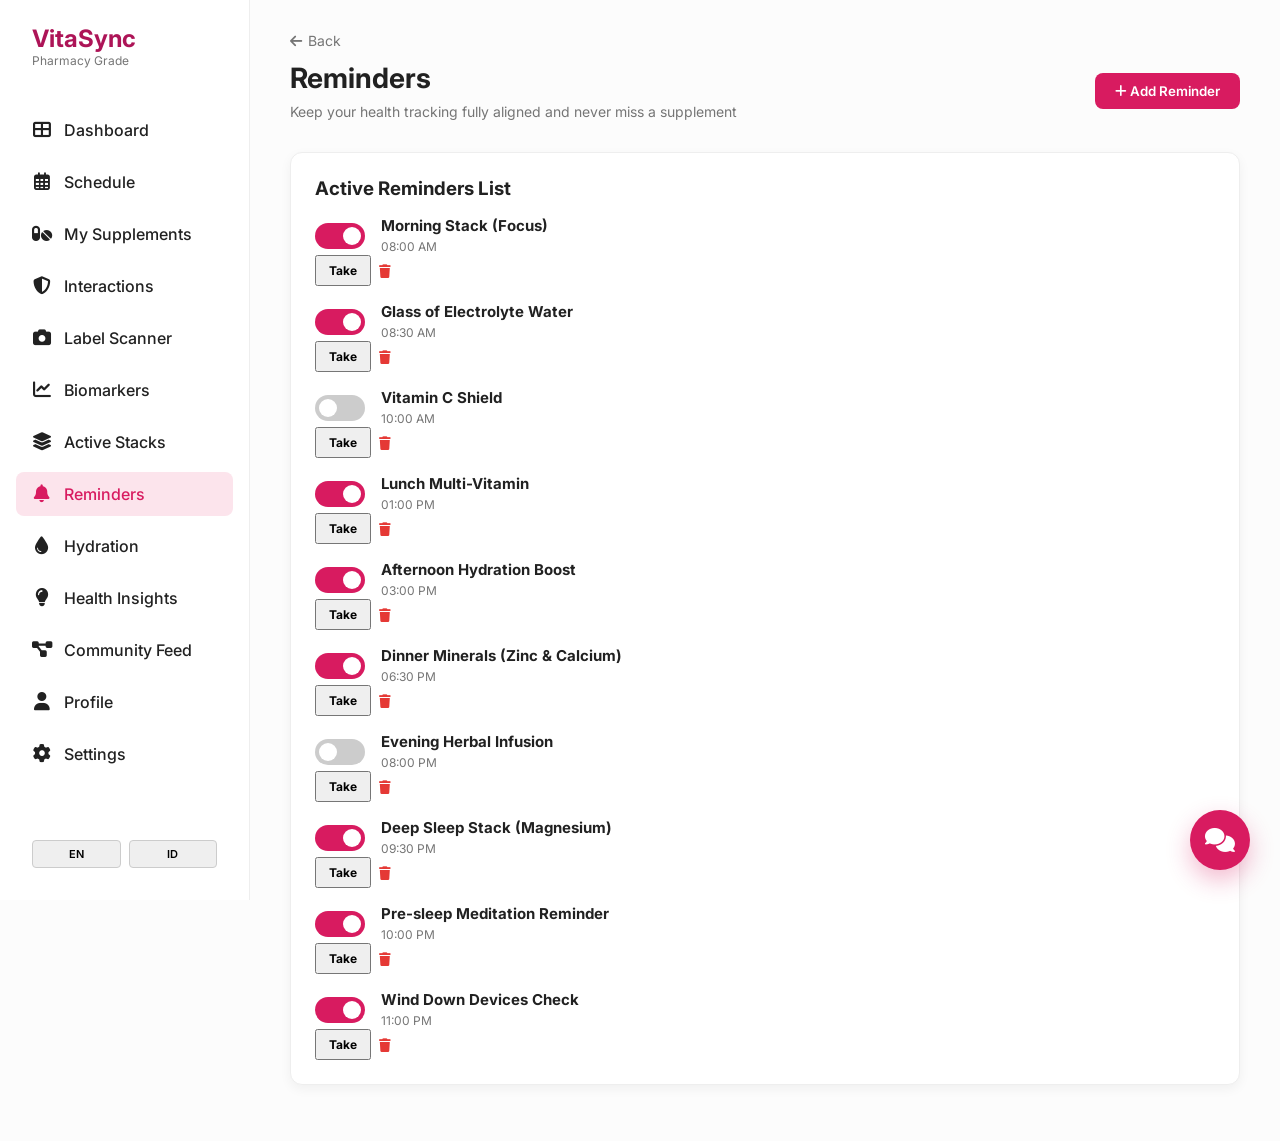
<file: reminders.html>
<!DOCTYPE html>
<html lang="en">
<head>
  <meta charset="UTF-8">
  <meta name="viewport" content="width=device-width, initial-scale=1.0">
  <title>VitaSync - Reminders</title>
  <link rel="stylesheet" href="style.css">
  <link href="https://fonts.googleapis.com/css2?family=Inter:wght@400;500;600;700&display=swap" rel="stylesheet">
  <link rel="stylesheet" href="https://cdnjs.cloudflare.com/ajax/libs/font-awesome/6.4.0/css/all.min.css">
</head>
<body>


  <button class="mobile-toggle" id="mobileToggle"><i class="fas fa-bars"></i></button>
  <aside class="sidebar" id="sidebar">
    <div class="brand"><h1>VitaSync</h1><p data-translate="pharmacy_grade">Pharmacy Grade</p></div>
    <ul class="nav-links">
      <li class="nav-item"><a href="index.html" class="nav-link "><i class="fas fa-th-large"></i> <span data-translate="dashboard">Dashboard</span></a></li>
      <li class="nav-item"><a href="schedule.html" class="nav-link "><i class="far fa-calendar-alt"></i> <span data-translate="schedule">Schedule</span></a></li>
      <li class="nav-item"><a href="supplements.html" class="nav-link "><i class="fas fa-pills"></i> <span data-translate="my_supplements">My Supplements</span></a></li>
      <li class="nav-item"><a href="interactions.html" class="nav-link "><i class="fas fa-shield-alt"></i> <span data-translate="interactions">Interactions</span></a></li>
      <li class="nav-item"><a href="scanner.html" class="nav-link "><i class="fas fa-camera"></i> <span data-translate="label_scanner">Label Scanner</span></a></li>
      <li class="nav-item"><a href="biomarkers.html" class="nav-link "><i class="fas fa-chart-line"></i> <span data-translate="biomarkers">Biomarkers</span></a></li>
      <li class="nav-item"><a href="stacks.html" class="nav-link "><i class="fas fa-layer-group"></i> <span data-translate="active_stacks">Active Stacks</span></a></li>
      <li class="nav-item"><a href="reminders.html" class="nav-link active"><i class="fas fa-bell"></i> <span data-translate="reminders">Reminders</span></a></li>
      <li class="nav-item"><a href="hydration.html" class="nav-link "><i class="fas fa-tint"></i> <span data-translate="hydration">Hydration</span></a></li>
      <li class="nav-item"><a href="insights.html" class="nav-link "><i class="fas fa-lightbulb"></i> <span data-translate="health_insights">Health Insights</span></a></li>
      <li class="nav-item"><a href="feed.html" class="nav-link "><i class="fas fa-project-diagram"></i> <span data-translate="community_feed">Community Feed</span></a></li>
      <li class="nav-item"><a href="profile.html" class="nav-link "><i class="fas fa-user"></i> <span data-translate="profile">Profile</span></a></li>
      <li class="nav-item"><a href="settings.html" class="nav-link "><i class="fas fa-cog"></i> <span data-translate="settings">Settings</span></a></li>
    </ul>
    <div class="sidebar-bottom">
      <div style="padding: 8px 16px; display: flex; gap: 8px;">
        <button onclick="changeLanguage('en')" style="flex:1; padding:6px; border:1px solid #ccc; border-radius:4px; font-size:11px; cursor:pointer; font-weight:600;">EN</button>
        <button onclick="changeLanguage('id')" style="flex:1; padding:6px; border:1px solid #ccc; border-radius:4px; font-size:11px; cursor:pointer; font-weight:600;">ID</button>
      </div>
    </div>
  </aside>

<main class="main-content">
  <button onclick="history.back()" style="background:none; border:none; color:var(--text-muted); font-size:14px; cursor:pointer; margin-bottom:12px; display:flex; align-items:center; gap:6px;"><i class="fas fa-arrow-left"></i> <span data-translate="back">Back</span></button>
  <header class="header" style="display:flex; justify-content:space-between; align-items:center;">
    <div>
      <h2 data-translate="reminders">Smart Reminders</h2>
      <p>Keep your health tracking fully aligned and never miss a supplement</p>
    </div>
    <button onclick="openModal('reminderModal')" style="background:var(--primary-color); color:white; border:none; padding:10px 20px; border-radius:8px; font-weight:600; cursor:pointer;"><i class="fas fa-plus"></i> Add Reminder</button>
  </header>

  <div class="card" style="margin-bottom:24px;">
    <h3 style="margin-bottom:16px;">Active Reminders List</h3>
    <div id="remindersGrid" style="display:flex; flex-direction:column; gap:16px;"></div>
  </div>

  <!-- Add Reminder Modal -->
  <div class="modal" id="reminderModal">
    <div class="modal-content">
      <div class="modal-header">
        <h3>Add Smart Reminder</h3>
        <button onclick="closeModal('reminderModal')" style="background:none; border:none; font-size:18px; cursor:pointer;"><i class="fas fa-times"></i></button>
      </div>
      <div class="form-group">
        <label>Reminder Name</label>
        <input type="text" id="remAddName" placeholder="e.g. Evening Magnesium Stack">
      </div>
      <div class="form-group">
        <label>Time</label>
        <input type="text" id="remAddTime" placeholder="e.g. 09:30 PM">
      </div>
      <button class="btn-add" id="saveReminderBtn" style="width:100%; padding:12px; margin-top:16px;">Add Smart Reminder</button>
    </div>
  </div>
</main>

  <!-- Interactive CS Chatbot Widget -->
  <div class="support-widget">
    <div class="support-bubble" id="chatBubble"><i class="fas fa-comments"></i></div>
    <div class="chat-box" id="chatBox">
      <div class="chat-header">
        <h4 style="margin:0; font-size:14px; font-weight:700;"><i class="fas fa-user-md"></i> <span data-translate="chat_support">VitaSync Support</span></h4>
        <button onclick="toggleChat()" style="background:none; border:none; color:white; font-size:16px; cursor:pointer;"><i class="fas fa-times"></i></button>
      </div>
      <div class="chat-messages" id="chatMessages">
        <div class="chat-message bot">Halo! Saya asisten AI VitaSync. Ada yang bisa saya bantu terkait suplemen atau kesehatan Anda hari ini?</div>
      </div>
      <div class="chat-chips">
        <div class="chat-chip" onclick="askQuickQuestion(1)">Apple Health Sync?</div>
        <div class="chat-chip" onclick="askQuickQuestion(2)">Add Supplements?</div>
        <div class="chat-chip" onclick="askQuickQuestion(3)">Interaction checker?</div>
      </div>
      <div class="chat-input-row">
        <input type="text" id="chatInput" placeholder="Tulis pertanyaan Anda..." onkeypress="handleChatKey(event)">
        <button onclick="sendChatMessage()"><i class="fas fa-paper-plane"></i></button>
      </div>
    </div>
  </div>

  <div id="toastMessage" style="position:fixed; bottom:20px; left:20px; color:white; padding:12px 24px; border-radius:8px; display:none; transition:all 0.3s; z-index:9999; font-weight:600; box-shadow:0 8px 24px rgba(0,0,0,0.2);"></div>
  
  <!-- Supplement Detail Modal -->
  <div class="modal" id="supplementDetailModal" style="z-index:9999; position:fixed; top:0; left:0; width:100%; height:100%; background:rgba(0,0,0,0.5); display:none; align-items:center; justify-content:center;">
    <div class="modal-content" style="width: 520px; max-width:90%; background:white; padding:24px; border-radius:16px; box-shadow:0 10px 30px rgba(0,0,0,0.15);">
      <div class="modal-header" style="display:flex; justify-content:space-between; align-items:center; border-bottom:1px solid var(--border-color); padding-bottom:12px; margin-bottom:16px;">
        <h3 id="detailSuppName" style="margin:0; font-size:20px; font-weight:700; color:var(--text-dark);">Supplement Details</h3>
        <button onclick="closeModal('supplementDetailModal')" style="background:none; border:none; font-size:18px; cursor:pointer; color:var(--text-muted);"><i class="fas fa-times"></i></button>
      </div>
      <div style="padding: 8px 0;">
        <div style="display:flex; justify-content:space-between; align-items:center; margin-bottom:16px;">
          <span id="detailSuppCategory" style="background:var(--primary-light); color:var(--primary-color); padding:4px 10px; border-radius:6px; font-size:11px; font-weight:800; text-transform:uppercase;">Category</span>
          <strong id="detailSuppDose" style="font-size:15px; color:var(--text-dark);">Dose: -</strong>
        </div>
        
        <p id="detailSuppDesc" style="font-size:14px; color:var(--text-dark); line-height:1.6; margin-bottom:20px; background:rgba(0,0,0,0.02); padding:16px; border-radius:10px; border:1px solid var(--border-color);"></p>
        
        <div style="background:var(--primary-light); border:1px solid rgba(216,27,96,0.1); padding:14px; border-radius:10px; margin-bottom:16px;">
          <h4 style="font-size:13px; font-weight:700; color:var(--primary-color); margin:0 0 6px 0;"><i class="fas fa-microscope"></i> Clinical Biohacking Intake Guideline</h4>
          <p style="font-size:12px; color:var(--text-muted); line-height:1.5; margin:0;">Optimal biological absorption is achieved when taken in accordance with specific mineral transporters. Take at scheduled times daily.</p>
        </div>
        
        <div style="background:rgba(216,27,96,0.03); border:1px solid rgba(216,27,96,0.08); padding:14px; border-radius:10px; margin:0;">
          <h4 style="font-size:13px; font-weight:700; color:var(--primary-color); margin:0 0 6px 0;"><i class="fas fa-exclamation-triangle"></i> Known Chemical Conflict Spacing</h4>
          <p style="font-size:12px; color:var(--text-muted); line-height:1.5; margin:0;">Ensure a minimum spacing of 4 hours from competitive divalent metals (e.g. Iron vs Calcium) and metal-binding tea/coffee polyphenols.</p>
        </div>
      </div>
      <div style="display:flex; gap:12px; margin-top:20px; border-top:1px solid var(--border-color); padding-top:16px;">
        <button class="btn-primary" id="detailScheduleBtn" style="flex:1; border-radius:8px; font-weight:700;">+ Add to Schedule</button>
        <button onclick="closeModal('supplementDetailModal')" style="flex:1; background:#eee; border:none; border-radius:8px; cursor:pointer; font-weight:700; color:var(--text-dark);">Close</button>
      </div>
    </div>
  </div>
  
  <script src="data.js"></script>
  <script src="app.js"></script>
</body>
</html>
</file>
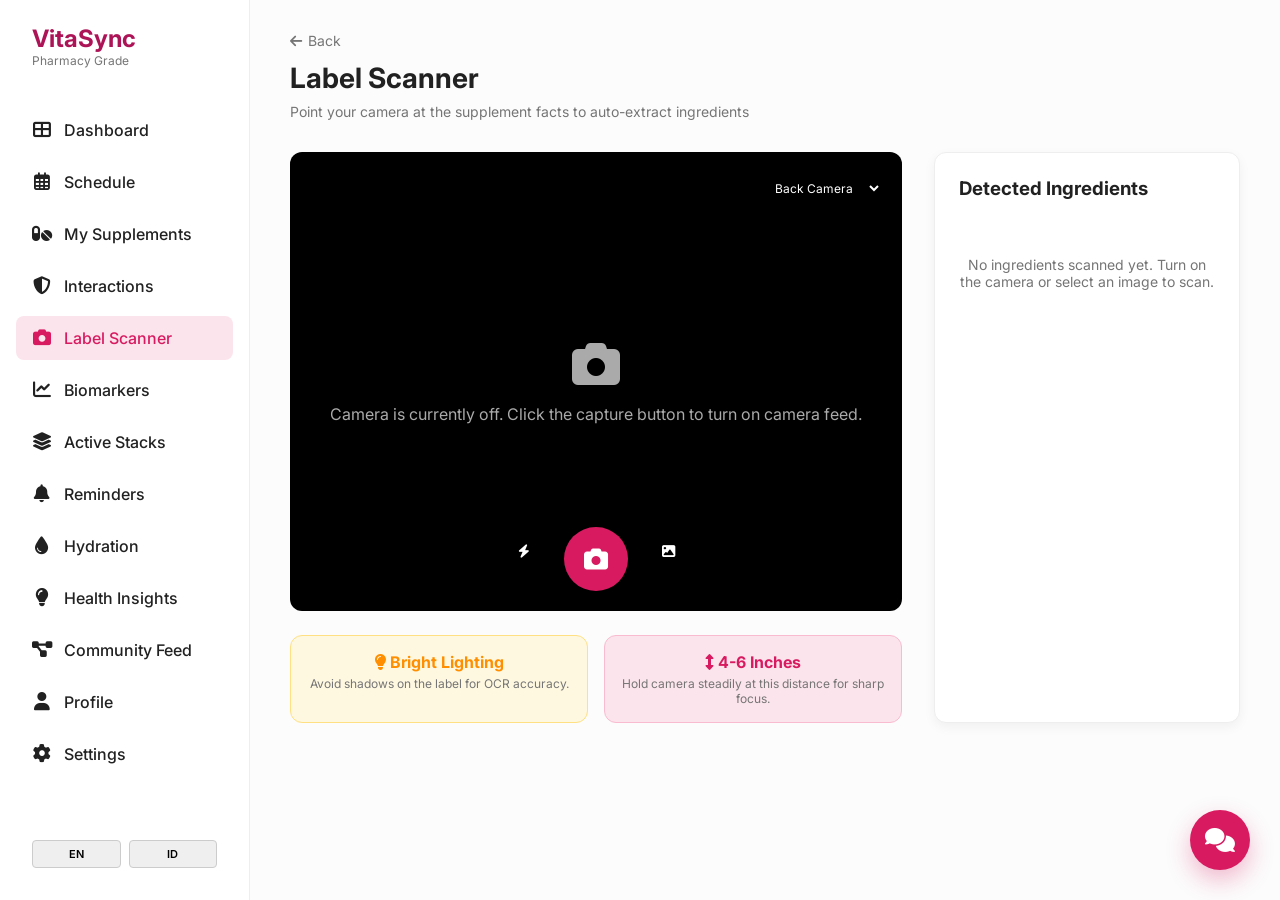
<file: scanner.html>
<!DOCTYPE html>
<html lang="en">
<head>
  <meta charset="UTF-8">
  <meta name="viewport" content="width=device-width, initial-scale=1.0">
  <title>VitaSync - Label Scanner</title>
  <link rel="stylesheet" href="style.css">
  <link href="https://fonts.googleapis.com/css2?family=Inter:wght@400;500;600;700&display=swap" rel="stylesheet">
  <link rel="stylesheet" href="https://cdnjs.cloudflare.com/ajax/libs/font-awesome/6.4.0/css/all.min.css">
</head>
<body>


  <button class="mobile-toggle" id="mobileToggle"><i class="fas fa-bars"></i></button>
  <aside class="sidebar" id="sidebar">
    <div class="brand"><h1>VitaSync</h1><p data-translate="pharmacy_grade">Pharmacy Grade</p></div>
    <ul class="nav-links">
      <li class="nav-item"><a href="index.html" class="nav-link "><i class="fas fa-th-large"></i> <span data-translate="dashboard">Dashboard</span></a></li>
      <li class="nav-item"><a href="schedule.html" class="nav-link "><i class="far fa-calendar-alt"></i> <span data-translate="schedule">Schedule</span></a></li>
      <li class="nav-item"><a href="supplements.html" class="nav-link "><i class="fas fa-pills"></i> <span data-translate="my_supplements">My Supplements</span></a></li>
      <li class="nav-item"><a href="interactions.html" class="nav-link "><i class="fas fa-shield-alt"></i> <span data-translate="interactions">Interactions</span></a></li>
      <li class="nav-item"><a href="scanner.html" class="nav-link active"><i class="fas fa-camera"></i> <span data-translate="label_scanner">Label Scanner</span></a></li>
      <li class="nav-item"><a href="biomarkers.html" class="nav-link "><i class="fas fa-chart-line"></i> <span data-translate="biomarkers">Biomarkers</span></a></li>
      <li class="nav-item"><a href="stacks.html" class="nav-link "><i class="fas fa-layer-group"></i> <span data-translate="active_stacks">Active Stacks</span></a></li>
      <li class="nav-item"><a href="reminders.html" class="nav-link "><i class="fas fa-bell"></i> <span data-translate="reminders">Reminders</span></a></li>
      <li class="nav-item"><a href="hydration.html" class="nav-link "><i class="fas fa-tint"></i> <span data-translate="hydration">Hydration</span></a></li>
      <li class="nav-item"><a href="insights.html" class="nav-link "><i class="fas fa-lightbulb"></i> <span data-translate="health_insights">Health Insights</span></a></li>
      <li class="nav-item"><a href="feed.html" class="nav-link "><i class="fas fa-project-diagram"></i> <span data-translate="community_feed">Community Feed</span></a></li>
      <li class="nav-item"><a href="profile.html" class="nav-link "><i class="fas fa-user"></i> <span data-translate="profile">Profile</span></a></li>
      <li class="nav-item"><a href="settings.html" class="nav-link "><i class="fas fa-cog"></i> <span data-translate="settings">Settings</span></a></li>
    </ul>
    <div class="sidebar-bottom">
      <div style="padding: 8px 16px; display: flex; gap: 8px;">
        <button onclick="changeLanguage('en')" style="flex:1; padding:6px; border:1px solid #ccc; border-radius:4px; font-size:11px; cursor:pointer; font-weight:600;">EN</button>
        <button onclick="changeLanguage('id')" style="flex:1; padding:6px; border:1px solid #ccc; border-radius:4px; font-size:11px; cursor:pointer; font-weight:600;">ID</button>
      </div>
    </div>
  </aside>

<main class="main-content">
  <button onclick="history.back()" style="background:none; border:none; color:var(--text-muted); font-size:14px; cursor:pointer; margin-bottom:12px; display:flex; align-items:center; gap:6px;"><i class="fas fa-arrow-left"></i> <span data-translate="back">Back</span></button>
  <header class="header">
    <h2 data-translate="label_scanner">Label Scanner</h2>
    <p>Point your camera at the supplement facts to auto-extract ingredients</p>
  </header>

  <div style="display:grid; grid-template-columns: 2fr 1fr; gap:32px;">
    <div>
      <div style="background:#000; border-radius:var(--radius); overflow:hidden; position:relative; aspect-ratio:4/3; display:flex; align-items:center; justify-content:center;">
        <video id="videoFeed" autoplay playsinline style="width:100%; height:100%; object-fit:cover; display:none;"></video>
        <div id="videoPlaceholder" style="color:#aaa; text-align:center; padding:20px;">
          <i class="fas fa-camera" style="font-size:48px; margin-bottom:16px;"></i>
          <p>Camera is currently off. Click the capture button to turn on camera feed.</p>
        </div>
        
        <div style="position:absolute; bottom:20px; display:flex; gap:16px; z-index:10;">
          <button id="toggleFlashBtn" style="width:48px; height:48px; border-radius:50%; background:rgba(0,0,0,0.6); border:none; color:white; cursor:pointer;"><i class="fas fa-bolt"></i></button>
          <button id="captureBtn" style="width:64px; height:64px; border-radius:50%; background:var(--primary-color); border:none; color:white; cursor:pointer; font-size:24px; display:flex; align-items:center; justify-content:center;"><i class="fas fa-camera"></i></button>
          <button id="galleryBtn" style="width:48px; height:48px; border-radius:50%; background:rgba(0,0,0,0.6); border:none; color:white; cursor:pointer;"><i class="fas fa-image"></i></button>
        </div>

        <div style="position:absolute; top:20px; right:20px; z-index:10;">
          <select id="cameraSelect" style="background:rgba(0,0,0,0.6); color:white; border:none; padding:8px 12px; border-radius:8px; cursor:pointer; font-size:12px;">
            <option value="environment">Back Camera</option>
            <option value="user">Front Camera</option>
          </select>
        </div>
        
        <input type="file" id="galleryInput" accept="image/*" style="display:none;">
      </div>

      <div style="display:grid; grid-template-columns:1fr 1fr; gap:16px; margin-top:24px;">
        <div style="background:#fff8e1; border:1px solid #ffe082; padding:16px; border-radius:12px; text-align:center;">
          <h4 style="color:#ff8f00; margin-bottom:4px;"><i class="fas fa-lightbulb"></i> Bright Lighting</h4>
          <p style="font-size:12px; color:var(--text-muted);">Avoid shadows on the label for OCR accuracy.</p>
        </div>
        <div style="background:#fce4ec; border:1px solid #f8bbd0; padding:16px; border-radius:12px; text-align:center;">
          <h4 style="color:var(--primary-color); margin-bottom:4px;"><i class="fas fa-arrows-alt-v"></i> 4-6 Inches</h4>
          <p style="font-size:12px; color:var(--text-muted);">Hold camera steadily at this distance for sharp focus.</p>
        </div>
      </div>
    </div>

    <div class="card">
      <h3 style="margin-bottom:16px;">Detected Ingredients</h3>
      <div id="detectedResultsList" style="display:flex; flex-direction:column; gap:12px;">
        <p style="color:var(--text-muted); font-size:14px; text-align:center; padding:40px 0;">No ingredients scanned yet. Turn on the camera or select an image to scan.</p>
      </div>
    </div>
  </div>
</main>

  <!-- Interactive CS Chatbot Widget -->
  <div class="support-widget">
    <div class="support-bubble" id="chatBubble"><i class="fas fa-comments"></i></div>
    <div class="chat-box" id="chatBox">
      <div class="chat-header">
        <h4 style="margin:0; font-size:14px; font-weight:700;"><i class="fas fa-user-md"></i> <span data-translate="chat_support">VitaSync Support</span></h4>
        <button onclick="toggleChat()" style="background:none; border:none; color:white; font-size:16px; cursor:pointer;"><i class="fas fa-times"></i></button>
      </div>
      <div class="chat-messages" id="chatMessages">
        <div class="chat-message bot">Halo! Saya asisten AI VitaSync. Ada yang bisa saya bantu terkait suplemen atau kesehatan Anda hari ini?</div>
      </div>
      <div class="chat-chips">
        <div class="chat-chip" onclick="askQuickQuestion(1)">Apple Health Sync?</div>
        <div class="chat-chip" onclick="askQuickQuestion(2)">Add Supplements?</div>
        <div class="chat-chip" onclick="askQuickQuestion(3)">Interaction checker?</div>
      </div>
      <div class="chat-input-row">
        <input type="text" id="chatInput" placeholder="Tulis pertanyaan Anda..." onkeypress="handleChatKey(event)">
        <button onclick="sendChatMessage()"><i class="fas fa-paper-plane"></i></button>
      </div>
    </div>
  </div>

  <div id="toastMessage" style="position:fixed; bottom:20px; left:20px; color:white; padding:12px 24px; border-radius:8px; display:none; transition:all 0.3s; z-index:9999; font-weight:600; box-shadow:0 8px 24px rgba(0,0,0,0.2);"></div>
  
  <!-- Supplement Detail Modal -->
  <div class="modal" id="supplementDetailModal" style="z-index:9999; position:fixed; top:0; left:0; width:100%; height:100%; background:rgba(0,0,0,0.5); display:none; align-items:center; justify-content:center;">
    <div class="modal-content" style="width: 520px; max-width:90%; background:white; padding:24px; border-radius:16px; box-shadow:0 10px 30px rgba(0,0,0,0.15);">
      <div class="modal-header" style="display:flex; justify-content:space-between; align-items:center; border-bottom:1px solid var(--border-color); padding-bottom:12px; margin-bottom:16px;">
        <h3 id="detailSuppName" style="margin:0; font-size:20px; font-weight:700; color:var(--text-dark);">Supplement Details</h3>
        <button onclick="closeModal('supplementDetailModal')" style="background:none; border:none; font-size:18px; cursor:pointer; color:var(--text-muted);"><i class="fas fa-times"></i></button>
      </div>
      <div style="padding: 8px 0;">
        <div style="display:flex; justify-content:space-between; align-items:center; margin-bottom:16px;">
          <span id="detailSuppCategory" style="background:var(--primary-light); color:var(--primary-color); padding:4px 10px; border-radius:6px; font-size:11px; font-weight:800; text-transform:uppercase;">Category</span>
          <strong id="detailSuppDose" style="font-size:15px; color:var(--text-dark);">Dose: -</strong>
        </div>
        
        <p id="detailSuppDesc" style="font-size:14px; color:var(--text-dark); line-height:1.6; margin-bottom:20px; background:rgba(0,0,0,0.02); padding:16px; border-radius:10px; border:1px solid var(--border-color);"></p>
        
        <div style="background:var(--primary-light); border:1px solid rgba(216,27,96,0.1); padding:14px; border-radius:10px; margin-bottom:16px;">
          <h4 style="font-size:13px; font-weight:700; color:var(--primary-color); margin:0 0 6px 0;"><i class="fas fa-microscope"></i> Clinical Biohacking Intake Guideline</h4>
          <p style="font-size:12px; color:var(--text-muted); line-height:1.5; margin:0;">Optimal biological absorption is achieved when taken in accordance with specific mineral transporters. Take at scheduled times daily.</p>
        </div>
        
        <div style="background:rgba(216,27,96,0.03); border:1px solid rgba(216,27,96,0.08); padding:14px; border-radius:10px; margin:0;">
          <h4 style="font-size:13px; font-weight:700; color:var(--primary-color); margin:0 0 6px 0;"><i class="fas fa-exclamation-triangle"></i> Known Chemical Conflict Spacing</h4>
          <p style="font-size:12px; color:var(--text-muted); line-height:1.5; margin:0;">Ensure a minimum spacing of 4 hours from competitive divalent metals (e.g. Iron vs Calcium) and metal-binding tea/coffee polyphenols.</p>
        </div>
      </div>
      <div style="display:flex; gap:12px; margin-top:20px; border-top:1px solid var(--border-color); padding-top:16px;">
        <button class="btn-primary" id="detailScheduleBtn" style="flex:1; border-radius:8px; font-weight:700;">+ Add to Schedule</button>
        <button onclick="closeModal('supplementDetailModal')" style="flex:1; background:#eee; border:none; border-radius:8px; cursor:pointer; font-weight:700; color:var(--text-dark);">Close</button>
      </div>
    </div>
  </div>
  
  <script src="data.js"></script>
  <script src="app.js"></script>
</body>
</html>
</file>
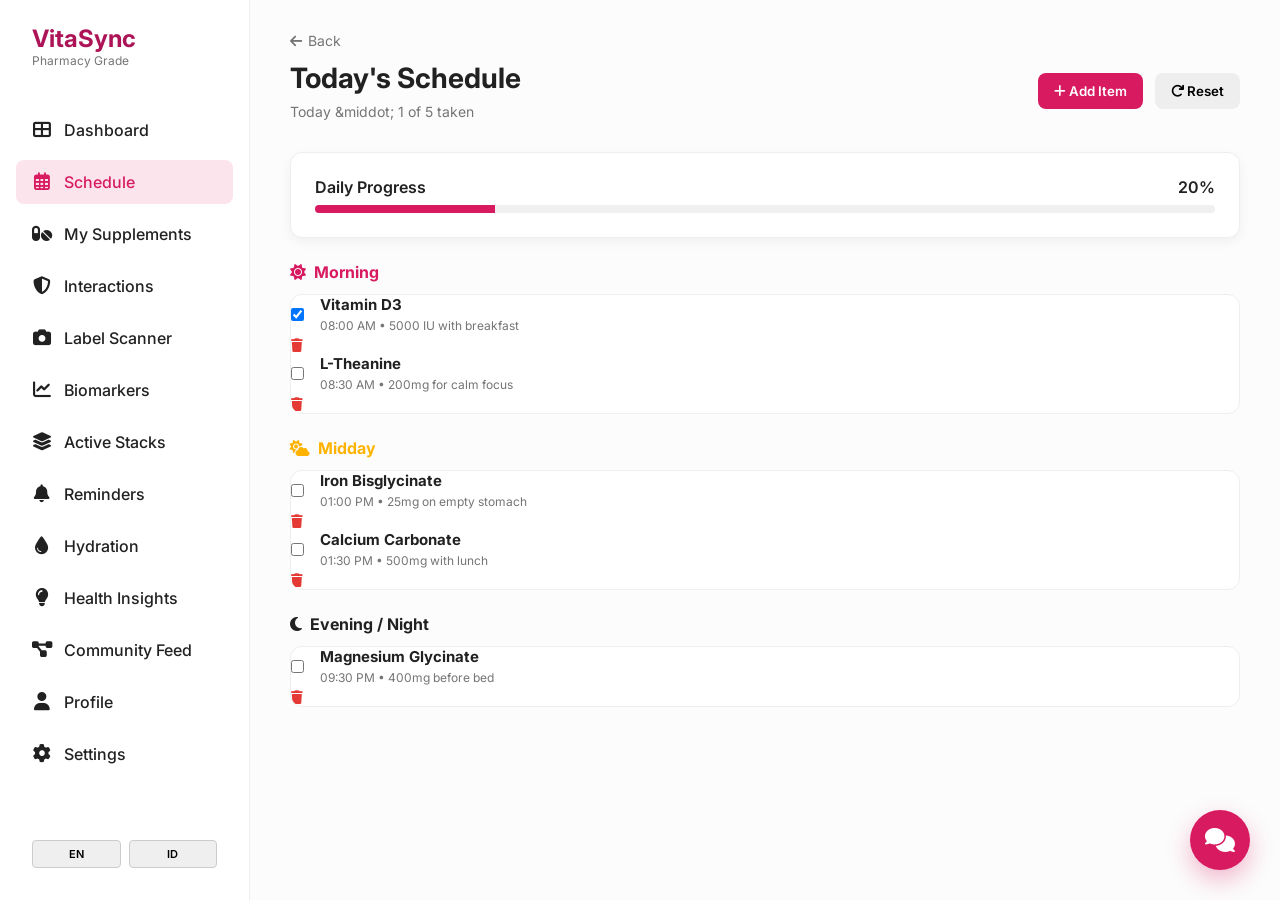
<file: schedule.html>
<!DOCTYPE html>
<html lang="en">
<head>
  <meta charset="UTF-8">
  <meta name="viewport" content="width=device-width, initial-scale=1.0">
  <title>VitaSync - Schedule</title>
  <link rel="stylesheet" href="style.css">
  <link href="https://fonts.googleapis.com/css2?family=Inter:wght@400;500;600;700&display=swap" rel="stylesheet">
  <link rel="stylesheet" href="https://cdnjs.cloudflare.com/ajax/libs/font-awesome/6.4.0/css/all.min.css">
</head>
<body>


  <button class="mobile-toggle" id="mobileToggle"><i class="fas fa-bars"></i></button>
  <aside class="sidebar" id="sidebar">
    <div class="brand"><h1>VitaSync</h1><p data-translate="pharmacy_grade">Pharmacy Grade</p></div>
    <ul class="nav-links">
      <li class="nav-item"><a href="index.html" class="nav-link "><i class="fas fa-th-large"></i> <span data-translate="dashboard">Dashboard</span></a></li>
      <li class="nav-item"><a href="schedule.html" class="nav-link active"><i class="far fa-calendar-alt"></i> <span data-translate="schedule">Schedule</span></a></li>
      <li class="nav-item"><a href="supplements.html" class="nav-link "><i class="fas fa-pills"></i> <span data-translate="my_supplements">My Supplements</span></a></li>
      <li class="nav-item"><a href="interactions.html" class="nav-link "><i class="fas fa-shield-alt"></i> <span data-translate="interactions">Interactions</span></a></li>
      <li class="nav-item"><a href="scanner.html" class="nav-link "><i class="fas fa-camera"></i> <span data-translate="label_scanner">Label Scanner</span></a></li>
      <li class="nav-item"><a href="biomarkers.html" class="nav-link "><i class="fas fa-chart-line"></i> <span data-translate="biomarkers">Biomarkers</span></a></li>
      <li class="nav-item"><a href="stacks.html" class="nav-link "><i class="fas fa-layer-group"></i> <span data-translate="active_stacks">Active Stacks</span></a></li>
      <li class="nav-item"><a href="reminders.html" class="nav-link "><i class="fas fa-bell"></i> <span data-translate="reminders">Reminders</span></a></li>
      <li class="nav-item"><a href="hydration.html" class="nav-link "><i class="fas fa-tint"></i> <span data-translate="hydration">Hydration</span></a></li>
      <li class="nav-item"><a href="insights.html" class="nav-link "><i class="fas fa-lightbulb"></i> <span data-translate="health_insights">Health Insights</span></a></li>
      <li class="nav-item"><a href="feed.html" class="nav-link "><i class="fas fa-project-diagram"></i> <span data-translate="community_feed">Community Feed</span></a></li>
      <li class="nav-item"><a href="profile.html" class="nav-link "><i class="fas fa-user"></i> <span data-translate="profile">Profile</span></a></li>
      <li class="nav-item"><a href="settings.html" class="nav-link "><i class="fas fa-cog"></i> <span data-translate="settings">Settings</span></a></li>
    </ul>
    <div class="sidebar-bottom">
      <div style="padding: 8px 16px; display: flex; gap: 8px;">
        <button onclick="changeLanguage('en')" style="flex:1; padding:6px; border:1px solid #ccc; border-radius:4px; font-size:11px; cursor:pointer; font-weight:600;">EN</button>
        <button onclick="changeLanguage('id')" style="flex:1; padding:6px; border:1px solid #ccc; border-radius:4px; font-size:11px; cursor:pointer; font-weight:600;">ID</button>
      </div>
    </div>
  </aside>

<main class="main-content">
  <button onclick="history.back()" style="background:none; border:none; color:var(--text-muted); font-size:14px; cursor:pointer; margin-bottom:12px; display:flex; align-items:center; gap:6px;"><i class="fas fa-arrow-left"></i> <span data-translate="back">Back</span></button>
  <header class="header" style="display:flex; justify-content:space-between; align-items:center;">
    <div>
      <h2 data-translate="todays_schedule">Today's Schedule</h2>
      <p id="scheduleDateSub">Today &middot; 0 of 0 taken</p>
    </div>
    <div style="display:flex; gap:12px;">
      <button onclick="openModal('scheduleModal')" style="background:var(--primary-color); color:white; border:none; padding:10px 16px; border-radius:8px; cursor:pointer; font-weight:600;"><i class="fas fa-plus"></i> Add Item</button>
      <button class="btn-secondary" id="resetScheduleBtn" style="background:#eee; border:none; padding:10px 16px; border-radius:8px; cursor:pointer; font-weight:600;"><i class="fas fa-redo"></i> <span data-translate="reset">Reset</span></button>
    </div>
  </header>

  <div class="card" style="margin-bottom: 24px;">
    <div style="display:flex; justify-content:space-between; margin-bottom:8px; font-weight:600;">
      <span data-translate="daily_progress">Daily Progress</span>
      <span id="scheduleProgressPercent">0%</span>
    </div>
    <div style="height:8px; background:#f0f0f0; border-radius:4px; overflow:hidden;">
      <div id="scheduleProgressBar" style="height:100%; width:0%; background:var(--primary-color); transition:width 0.3s;"></div>
    </div>
  </div>

  <div style="display:flex; flex-direction:column; gap:24px;">
    <div>
      <h4 style="margin-bottom:12px; display:flex; align-items:center; gap:8px; color:var(--primary-color);"><i class="fas fa-sun"></i> <span data-translate="morning">Morning</span></h4>
      <div class="schedule-list" id="morningList"></div>
    </div>
    <div>
      <h4 style="margin-bottom:12px; display:flex; align-items:center; gap:8px; color:var(--warning);"><i class="fas fa-cloud-sun"></i> <span data-translate="midday">Midday</span></h4>
      <div class="schedule-list" id="middayList"></div>
    </div>
    <div>
      <h4 style="margin-bottom:12px; display:flex; align-items:center; gap:8px; color:var(--text-dark);"><i class="fas fa-moon"></i> <span data-translate="evening">Evening</span></h4>
      <div class="schedule-list" id="eveningList"></div>
    </div>
  </div>

  <!-- Add Item Modal -->
  <div class="modal" id="scheduleModal">
    <div class="modal-content">
      <div class="modal-header">
        <h3>Add Item to Schedule</h3>
        <button onclick="closeModal('scheduleModal')" style="background:none; border:none; font-size:18px; cursor:pointer;"><i class="fas fa-times"></i></button>
      </div>
      <div class="form-group">
        <label>Supplement Name</label>
        <input type="text" id="schedAddName" placeholder="e.g. Zinc Picolinate">
      </div>
      <div class="form-group">
        <label>Time</label>
        <input type="text" id="schedAddTime" placeholder="e.g. 08:30 AM">
      </div>
      <div class="form-group">
        <label>Dose & Notes</label>
        <input type="text" id="schedAddNotes" placeholder="e.g. 15mg with lunch">
      </div>
      <div class="form-group">
        <label>Time Slot</label>
        <select id="schedAddSlot">
          <option value="morning">Morning</option>
          <option value="midday">Midday</option>
          <option value="evening">Evening</option>
        </select>
      </div>
      <button class="btn-add" id="saveScheduleBtn" style="width:100%; padding:12px; margin-top:16px;">Schedule Supplement</button>
    </div>
  </div>
</main>

  <!-- Interactive CS Chatbot Widget -->
  <div class="support-widget">
    <div class="support-bubble" id="chatBubble"><i class="fas fa-comments"></i></div>
    <div class="chat-box" id="chatBox">
      <div class="chat-header">
        <h4 style="margin:0; font-size:14px; font-weight:700;"><i class="fas fa-user-md"></i> <span data-translate="chat_support">VitaSync Support</span></h4>
        <button onclick="toggleChat()" style="background:none; border:none; color:white; font-size:16px; cursor:pointer;"><i class="fas fa-times"></i></button>
      </div>
      <div class="chat-messages" id="chatMessages">
        <div class="chat-message bot">Halo! Saya asisten AI VitaSync. Ada yang bisa saya bantu terkait suplemen atau kesehatan Anda hari ini?</div>
      </div>
      <div class="chat-chips">
        <div class="chat-chip" onclick="askQuickQuestion(1)">Apple Health Sync?</div>
        <div class="chat-chip" onclick="askQuickQuestion(2)">Add Supplements?</div>
        <div class="chat-chip" onclick="askQuickQuestion(3)">Interaction checker?</div>
      </div>
      <div class="chat-input-row">
        <input type="text" id="chatInput" placeholder="Tulis pertanyaan Anda..." onkeypress="handleChatKey(event)">
        <button onclick="sendChatMessage()"><i class="fas fa-paper-plane"></i></button>
      </div>
    </div>
  </div>

  <div id="toastMessage" style="position:fixed; bottom:20px; left:20px; color:white; padding:12px 24px; border-radius:8px; display:none; transition:all 0.3s; z-index:9999; font-weight:600; box-shadow:0 8px 24px rgba(0,0,0,0.2);"></div>
  
  <!-- Supplement Detail Modal -->
  <div class="modal" id="supplementDetailModal" style="z-index:9999; position:fixed; top:0; left:0; width:100%; height:100%; background:rgba(0,0,0,0.5); display:none; align-items:center; justify-content:center;">
    <div class="modal-content" style="width: 520px; max-width:90%; background:white; padding:24px; border-radius:16px; box-shadow:0 10px 30px rgba(0,0,0,0.15);">
      <div class="modal-header" style="display:flex; justify-content:space-between; align-items:center; border-bottom:1px solid var(--border-color); padding-bottom:12px; margin-bottom:16px;">
        <h3 id="detailSuppName" style="margin:0; font-size:20px; font-weight:700; color:var(--text-dark);">Supplement Details</h3>
        <button onclick="closeModal('supplementDetailModal')" style="background:none; border:none; font-size:18px; cursor:pointer; color:var(--text-muted);"><i class="fas fa-times"></i></button>
      </div>
      <div style="padding: 8px 0;">
        <div style="display:flex; justify-content:space-between; align-items:center; margin-bottom:16px;">
          <span id="detailSuppCategory" style="background:var(--primary-light); color:var(--primary-color); padding:4px 10px; border-radius:6px; font-size:11px; font-weight:800; text-transform:uppercase;">Category</span>
          <strong id="detailSuppDose" style="font-size:15px; color:var(--text-dark);">Dose: -</strong>
        </div>
        
        <p id="detailSuppDesc" style="font-size:14px; color:var(--text-dark); line-height:1.6; margin-bottom:20px; background:rgba(0,0,0,0.02); padding:16px; border-radius:10px; border:1px solid var(--border-color);"></p>
        
        <div style="background:var(--primary-light); border:1px solid rgba(216,27,96,0.1); padding:14px; border-radius:10px; margin-bottom:16px;">
          <h4 style="font-size:13px; font-weight:700; color:var(--primary-color); margin:0 0 6px 0;"><i class="fas fa-microscope"></i> Clinical Biohacking Intake Guideline</h4>
          <p style="font-size:12px; color:var(--text-muted); line-height:1.5; margin:0;">Optimal biological absorption is achieved when taken in accordance with specific mineral transporters. Take at scheduled times daily.</p>
        </div>
        
        <div style="background:rgba(216,27,96,0.03); border:1px solid rgba(216,27,96,0.08); padding:14px; border-radius:10px; margin:0;">
          <h4 style="font-size:13px; font-weight:700; color:var(--primary-color); margin:0 0 6px 0;"><i class="fas fa-exclamation-triangle"></i> Known Chemical Conflict Spacing</h4>
          <p style="font-size:12px; color:var(--text-muted); line-height:1.5; margin:0;">Ensure a minimum spacing of 4 hours from competitive divalent metals (e.g. Iron vs Calcium) and metal-binding tea/coffee polyphenols.</p>
        </div>
      </div>
      <div style="display:flex; gap:12px; margin-top:20px; border-top:1px solid var(--border-color); padding-top:16px;">
        <button class="btn-primary" id="detailScheduleBtn" style="flex:1; border-radius:8px; font-weight:700;">+ Add to Schedule</button>
        <button onclick="closeModal('supplementDetailModal')" style="flex:1; background:#eee; border:none; border-radius:8px; cursor:pointer; font-weight:700; color:var(--text-dark);">Close</button>
      </div>
    </div>
  </div>
  
  <script src="data.js"></script>
  <script src="app.js"></script>
</body>
</html>
</file>
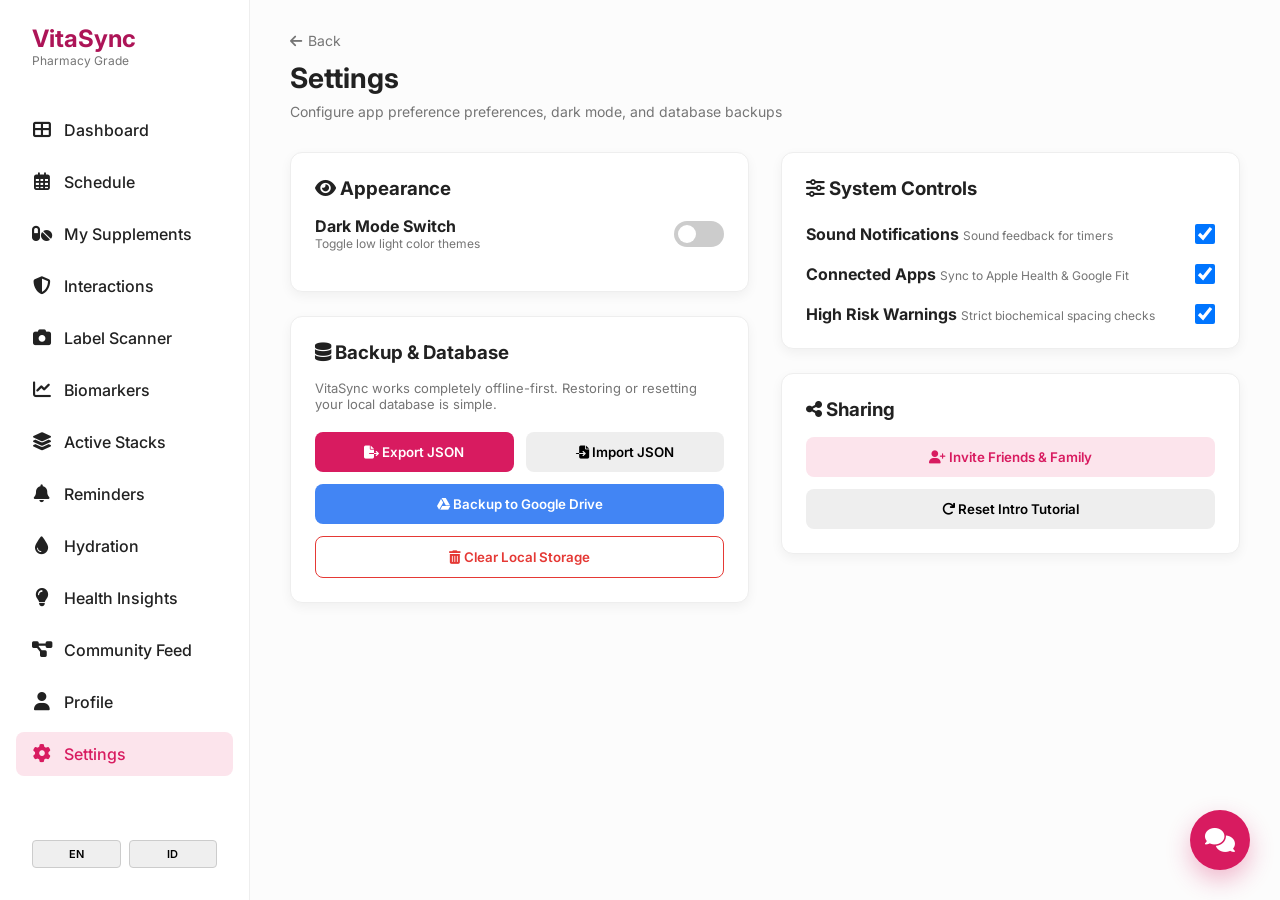
<file: settings.html>
<!DOCTYPE html>
<html lang="en">
<head>
  <meta charset="UTF-8">
  <meta name="viewport" content="width=device-width, initial-scale=1.0">
  <title>VitaSync - Settings</title>
  <link rel="stylesheet" href="style.css">
  <link href="https://fonts.googleapis.com/css2?family=Inter:wght@400;500;600;700&display=swap" rel="stylesheet">
  <link rel="stylesheet" href="https://cdnjs.cloudflare.com/ajax/libs/font-awesome/6.4.0/css/all.min.css">
</head>
<body>


  <button class="mobile-toggle" id="mobileToggle"><i class="fas fa-bars"></i></button>
  <aside class="sidebar" id="sidebar">
    <div class="brand"><h1>VitaSync</h1><p data-translate="pharmacy_grade">Pharmacy Grade</p></div>
    <ul class="nav-links">
      <li class="nav-item"><a href="index.html" class="nav-link "><i class="fas fa-th-large"></i> <span data-translate="dashboard">Dashboard</span></a></li>
      <li class="nav-item"><a href="schedule.html" class="nav-link "><i class="far fa-calendar-alt"></i> <span data-translate="schedule">Schedule</span></a></li>
      <li class="nav-item"><a href="supplements.html" class="nav-link "><i class="fas fa-pills"></i> <span data-translate="my_supplements">My Supplements</span></a></li>
      <li class="nav-item"><a href="interactions.html" class="nav-link "><i class="fas fa-shield-alt"></i> <span data-translate="interactions">Interactions</span></a></li>
      <li class="nav-item"><a href="scanner.html" class="nav-link "><i class="fas fa-camera"></i> <span data-translate="label_scanner">Label Scanner</span></a></li>
      <li class="nav-item"><a href="biomarkers.html" class="nav-link "><i class="fas fa-chart-line"></i> <span data-translate="biomarkers">Biomarkers</span></a></li>
      <li class="nav-item"><a href="stacks.html" class="nav-link "><i class="fas fa-layer-group"></i> <span data-translate="active_stacks">Active Stacks</span></a></li>
      <li class="nav-item"><a href="reminders.html" class="nav-link "><i class="fas fa-bell"></i> <span data-translate="reminders">Reminders</span></a></li>
      <li class="nav-item"><a href="hydration.html" class="nav-link "><i class="fas fa-tint"></i> <span data-translate="hydration">Hydration</span></a></li>
      <li class="nav-item"><a href="insights.html" class="nav-link "><i class="fas fa-lightbulb"></i> <span data-translate="health_insights">Health Insights</span></a></li>
      <li class="nav-item"><a href="feed.html" class="nav-link "><i class="fas fa-project-diagram"></i> <span data-translate="community_feed">Community Feed</span></a></li>
      <li class="nav-item"><a href="profile.html" class="nav-link "><i class="fas fa-user"></i> <span data-translate="profile">Profile</span></a></li>
      <li class="nav-item"><a href="settings.html" class="nav-link active"><i class="fas fa-cog"></i> <span data-translate="settings">Settings</span></a></li>
    </ul>
    <div class="sidebar-bottom">
      <div style="padding: 8px 16px; display: flex; gap: 8px;">
        <button onclick="changeLanguage('en')" style="flex:1; padding:6px; border:1px solid #ccc; border-radius:4px; font-size:11px; cursor:pointer; font-weight:600;">EN</button>
        <button onclick="changeLanguage('id')" style="flex:1; padding:6px; border:1px solid #ccc; border-radius:4px; font-size:11px; cursor:pointer; font-weight:600;">ID</button>
      </div>
    </div>
  </aside>

<main class="main-content">
  <button onclick="history.back()" style="background:none; border:none; color:var(--text-muted); font-size:14px; cursor:pointer; margin-bottom:12px; display:flex; align-items:center; gap:6px;"><i class="fas fa-arrow-left"></i> <span data-translate="back">Back</span></button>
  <header class="header">
    <h2 data-translate="settings">Settings / Pengaturan</h2>
    <p>Configure app preference preferences, dark mode, and database backups</p>
  </header>

  <div style="display:grid; grid-template-columns: 1fr 1fr; gap:32px;">
    
    <div>
      <div class="card" style="margin-bottom:24px;">
        <h3 style="margin-bottom:16px;"><i class="fas fa-eye"></i> Appearance</h3>
        <div style="display:flex; justify-content:space-between; align-items:center; margin-bottom:16px;">
          <div>
            <strong>Dark Mode Switch</strong>
            <span style="font-size:12px; color:var(--text-muted); display:block;">Toggle low light color themes</span>
          </div>
          <label class="switch">
            <input type="checkbox" id="darkModeToggle" onchange="toggleDarkMode(this.checked)">
            <span class="slider"></span>
          </label>
        </div>
      </div>

      <div class="card" style="margin-bottom:24px;">
        <h3 style="margin-bottom:16px;"><i class="fas fa-database"></i> Backup & Database</h3>
        <p style="font-size:13px; color:var(--text-muted); margin-bottom:20px;">VitaSync works completely offline-first. Restoring or resetting your local database is simple.</p>
        
        <div style="display:flex; gap:12px; margin-bottom:12px;">
          <button onclick="exportDataBackup()" style="flex:1; background:var(--primary-color); color:white; border:none; padding:12px; border-radius:8px; font-weight:600; cursor:pointer;"><i class="fas fa-file-export"></i> Export JSON</button>
          <button onclick="importDataBackup()" style="flex:1; background:#eee; border:none; padding:12px; border-radius:8px; font-weight:600; cursor:pointer;"><i class="fas fa-file-import"></i> Import JSON</button>
        </div>

        <button onclick="backupToGoogleDrive()" style="width:100%; background:#4285f4; color:white; border:none; padding:12px; border-radius:8px; font-weight:600; cursor:pointer; margin-bottom:12px;"><i class="fab fa-google-drive"></i> <span data-translate="backup_google">Backup to Google Drive</span></button>
        
        <button onclick="clearDatabase()" style="width:100%; border:1px solid var(--danger); background:none; color:var(--danger); padding:12px; border-radius:8px; font-weight:600; cursor:pointer;"><i class="fas fa-trash-alt"></i> Clear Local Storage</button>
      </div>
    </div>

    <div>
      <div class="card" style="margin-bottom:24px;">
        <h3 style="margin-bottom:24px;"><i class="fas fa-sliders-h"></i> System Controls</h3>
        <div style="display:flex; flex-direction:column; gap:20px;">
          <div style="display:flex; justify-content:space-between; align-items:center;">
            <div>
              <strong>Sound Notifications</strong>
              <span style="font-size:12px; color:var(--text-muted);">Sound feedback for timers</span>
            </div>
            <input type="checkbox" checked style="width:20px; height:20px;">
          </div>
          <div style="display:flex; justify-content:space-between; align-items:center;">
            <div>
              <strong>Connected Apps</strong>
              <span style="font-size:12px; color:var(--text-muted);">Sync to Apple Health & Google Fit</span>
            </div>
            <input type="checkbox" checked style="width:20px; height:20px;">
          </div>
          <div style="display:flex; justify-content:space-between; align-items:center;">
            <div>
              <strong>High Risk Warnings</strong>
              <span style="font-size:12px; color:var(--text-muted);">Strict biochemical spacing checks</span>
            </div>
            <input type="checkbox" checked style="width:20px; height:20px;">
          </div>
        </div>
      </div>

      <div class="card">
        <h3 style="margin-bottom:16px;"><i class="fas fa-share-alt"></i> Sharing</h3>
        <button onclick="inviteFriends()" style="width:100%; background:var(--primary-light); color:var(--primary-color); border:none; padding:12px; border-radius:8px; font-weight:600; cursor:pointer; margin-bottom:12px;"><i class="fas fa-user-plus"></i> <span data-translate="invite_friends">Invite Friends & Family</span></button>
        <button onclick="showOnboardingAgain()" style="width:100%; background:#eee; border:none; padding:12px; border-radius:8px; font-weight:600; cursor:pointer;"><i class="fas fa-redo"></i> Reset Intro Tutorial</button>
      </div>
    </div>

  </div>
</main>

  <!-- Interactive CS Chatbot Widget -->
  <div class="support-widget">
    <div class="support-bubble" id="chatBubble"><i class="fas fa-comments"></i></div>
    <div class="chat-box" id="chatBox">
      <div class="chat-header">
        <h4 style="margin:0; font-size:14px; font-weight:700;"><i class="fas fa-user-md"></i> <span data-translate="chat_support">VitaSync Support</span></h4>
        <button onclick="toggleChat()" style="background:none; border:none; color:white; font-size:16px; cursor:pointer;"><i class="fas fa-times"></i></button>
      </div>
      <div class="chat-messages" id="chatMessages">
        <div class="chat-message bot">Halo! Saya asisten AI VitaSync. Ada yang bisa saya bantu terkait suplemen atau kesehatan Anda hari ini?</div>
      </div>
      <div class="chat-chips">
        <div class="chat-chip" onclick="askQuickQuestion(1)">Apple Health Sync?</div>
        <div class="chat-chip" onclick="askQuickQuestion(2)">Add Supplements?</div>
        <div class="chat-chip" onclick="askQuickQuestion(3)">Interaction checker?</div>
      </div>
      <div class="chat-input-row">
        <input type="text" id="chatInput" placeholder="Tulis pertanyaan Anda..." onkeypress="handleChatKey(event)">
        <button onclick="sendChatMessage()"><i class="fas fa-paper-plane"></i></button>
      </div>
    </div>
  </div>

  <div id="toastMessage" style="position:fixed; bottom:20px; left:20px; color:white; padding:12px 24px; border-radius:8px; display:none; transition:all 0.3s; z-index:9999; font-weight:600; box-shadow:0 8px 24px rgba(0,0,0,0.2);"></div>
  
  <!-- Supplement Detail Modal -->
  <div class="modal" id="supplementDetailModal" style="z-index:9999; position:fixed; top:0; left:0; width:100%; height:100%; background:rgba(0,0,0,0.5); display:none; align-items:center; justify-content:center;">
    <div class="modal-content" style="width: 520px; max-width:90%; background:white; padding:24px; border-radius:16px; box-shadow:0 10px 30px rgba(0,0,0,0.15);">
      <div class="modal-header" style="display:flex; justify-content:space-between; align-items:center; border-bottom:1px solid var(--border-color); padding-bottom:12px; margin-bottom:16px;">
        <h3 id="detailSuppName" style="margin:0; font-size:20px; font-weight:700; color:var(--text-dark);">Supplement Details</h3>
        <button onclick="closeModal('supplementDetailModal')" style="background:none; border:none; font-size:18px; cursor:pointer; color:var(--text-muted);"><i class="fas fa-times"></i></button>
      </div>
      <div style="padding: 8px 0;">
        <div style="display:flex; justify-content:space-between; align-items:center; margin-bottom:16px;">
          <span id="detailSuppCategory" style="background:var(--primary-light); color:var(--primary-color); padding:4px 10px; border-radius:6px; font-size:11px; font-weight:800; text-transform:uppercase;">Category</span>
          <strong id="detailSuppDose" style="font-size:15px; color:var(--text-dark);">Dose: -</strong>
        </div>
        
        <p id="detailSuppDesc" style="font-size:14px; color:var(--text-dark); line-height:1.6; margin-bottom:20px; background:rgba(0,0,0,0.02); padding:16px; border-radius:10px; border:1px solid var(--border-color);"></p>
        
        <div style="background:var(--primary-light); border:1px solid rgba(216,27,96,0.1); padding:14px; border-radius:10px; margin-bottom:16px;">
          <h4 style="font-size:13px; font-weight:700; color:var(--primary-color); margin:0 0 6px 0;"><i class="fas fa-microscope"></i> Clinical Biohacking Intake Guideline</h4>
          <p style="font-size:12px; color:var(--text-muted); line-height:1.5; margin:0;">Optimal biological absorption is achieved when taken in accordance with specific mineral transporters. Take at scheduled times daily.</p>
        </div>
        
        <div style="background:rgba(216,27,96,0.03); border:1px solid rgba(216,27,96,0.08); padding:14px; border-radius:10px; margin:0;">
          <h4 style="font-size:13px; font-weight:700; color:var(--primary-color); margin:0 0 6px 0;"><i class="fas fa-exclamation-triangle"></i> Known Chemical Conflict Spacing</h4>
          <p style="font-size:12px; color:var(--text-muted); line-height:1.5; margin:0;">Ensure a minimum spacing of 4 hours from competitive divalent metals (e.g. Iron vs Calcium) and metal-binding tea/coffee polyphenols.</p>
        </div>
      </div>
      <div style="display:flex; gap:12px; margin-top:20px; border-top:1px solid var(--border-color); padding-top:16px;">
        <button class="btn-primary" id="detailScheduleBtn" style="flex:1; border-radius:8px; font-weight:700;">+ Add to Schedule</button>
        <button onclick="closeModal('supplementDetailModal')" style="flex:1; background:#eee; border:none; border-radius:8px; cursor:pointer; font-weight:700; color:var(--text-dark);">Close</button>
      </div>
    </div>
  </div>
  
  <script src="data.js"></script>
  <script src="app.js"></script>
</body>
</html>
</file>
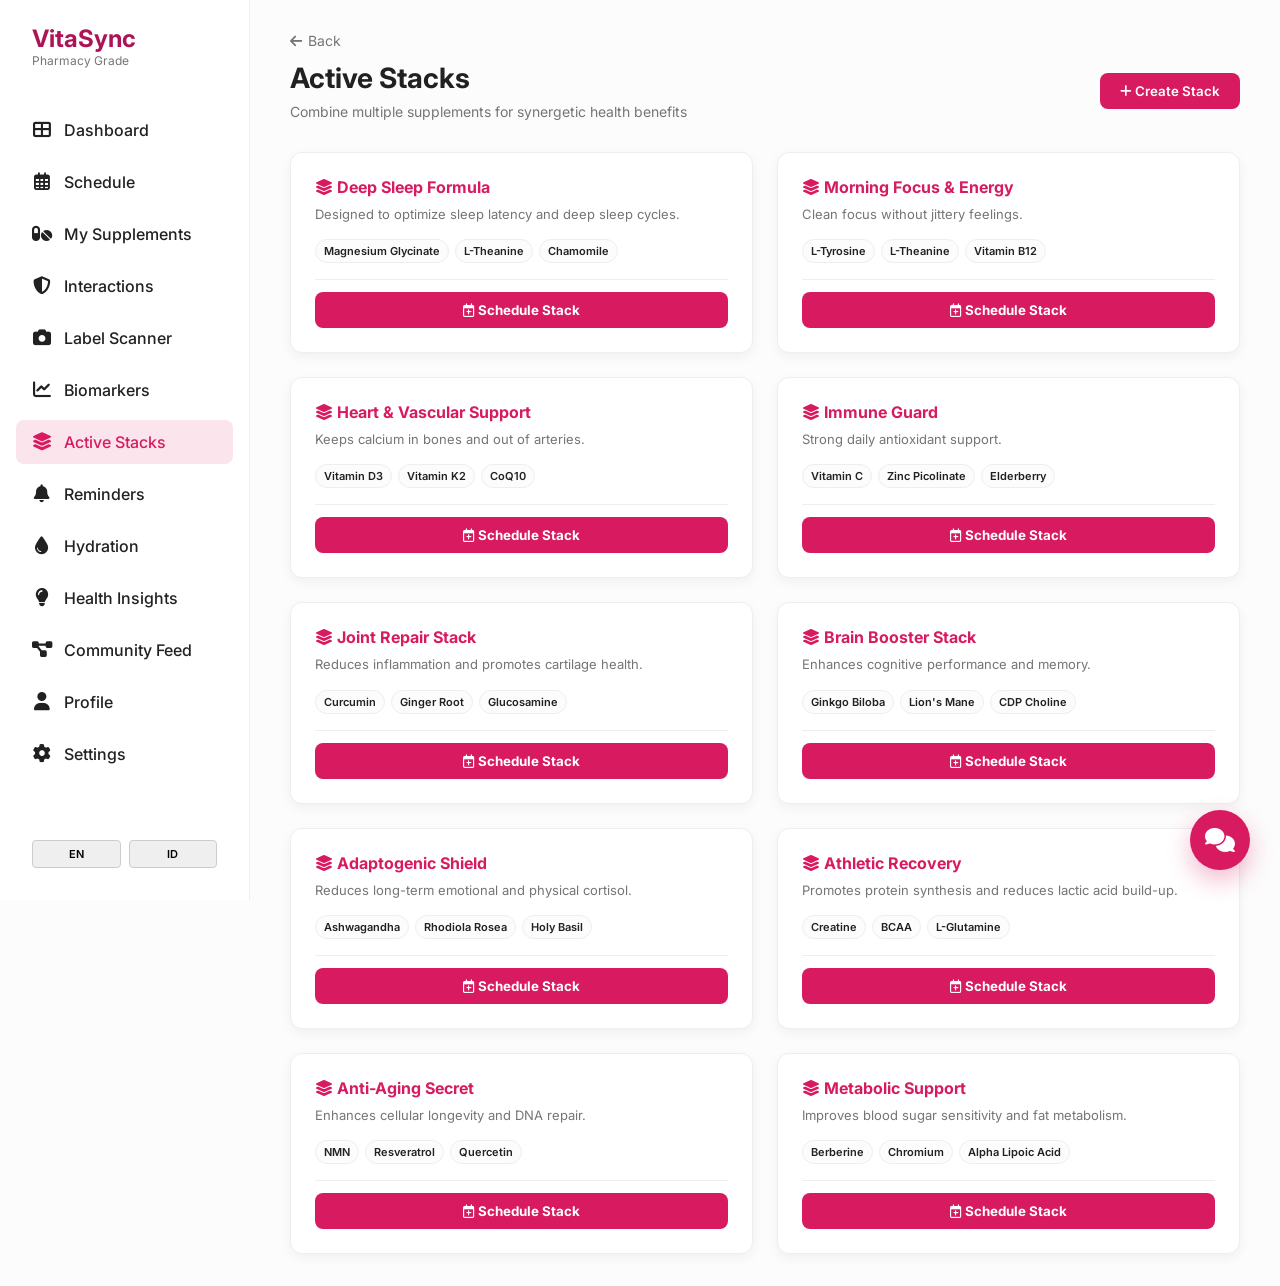
<file: stacks.html>
<!DOCTYPE html>
<html lang="en">
<head>
  <meta charset="UTF-8">
  <meta name="viewport" content="width=device-width, initial-scale=1.0">
  <title>VitaSync - Active Stacks</title>
  <link rel="stylesheet" href="style.css">
  <link href="https://fonts.googleapis.com/css2?family=Inter:wght@400;500;600;700&display=swap" rel="stylesheet">
  <link rel="stylesheet" href="https://cdnjs.cloudflare.com/ajax/libs/font-awesome/6.4.0/css/all.min.css">
</head>
<body>

  <button class="mobile-toggle" id="mobileToggle"><i class="fas fa-bars"></i></button>
  <aside class="sidebar" id="sidebar">
    <div class="brand"><h1>VitaSync</h1><p data-translate="pharmacy_grade">Pharmacy Grade</p></div>
    <ul class="nav-links">
      <li class="nav-item"><a href="index.html" class="nav-link "><i class="fas fa-th-large"></i> <span data-translate="dashboard">Dashboard</span></a></li>
      <li class="nav-item"><a href="schedule.html" class="nav-link "><i class="far fa-calendar-alt"></i> <span data-translate="schedule">Schedule</span></a></li>
      <li class="nav-item"><a href="supplements.html" class="nav-link "><i class="fas fa-pills"></i> <span data-translate="my_supplements">My Supplements</span></a></li>
      <li class="nav-item"><a href="interactions.html" class="nav-link "><i class="fas fa-shield-alt"></i> <span data-translate="interactions">Interactions</span></a></li>
      <li class="nav-item"><a href="scanner.html" class="nav-link "><i class="fas fa-camera"></i> <span data-translate="label_scanner">Label Scanner</span></a></li>
      <li class="nav-item"><a href="biomarkers.html" class="nav-link "><i class="fas fa-chart-line"></i> <span data-translate="biomarkers">Biomarkers</span></a></li>
      <li class="nav-item"><a href="stacks.html" class="nav-link active"><i class="fas fa-layer-group"></i> <span data-translate="active_stacks">Active Stacks</span></a></li>
      <li class="nav-item"><a href="reminders.html" class="nav-link "><i class="fas fa-bell"></i> <span data-translate="reminders">Reminders</span></a></li>
      <li class="nav-item"><a href="hydration.html" class="nav-link "><i class="fas fa-tint"></i> <span data-translate="hydration">Hydration</span></a></li>
      <li class="nav-item"><a href="insights.html" class="nav-link "><i class="fas fa-lightbulb"></i> <span data-translate="health_insights">Health Insights</span></a></li>
      <li class="nav-item"><a href="feed.html" class="nav-link "><i class="fas fa-project-diagram"></i> <span data-translate="community_feed">Community Feed</span></a></li>
      <li class="nav-item"><a href="profile.html" class="nav-link "><i class="fas fa-user"></i> <span data-translate="profile">Profile</span></a></li>
      <li class="nav-item"><a href="settings.html" class="nav-link "><i class="fas fa-cog"></i> <span data-translate="settings">Settings</span></a></li>
    </ul>
    <div class="sidebar-bottom">
      <div style="padding: 8px 16px; display: flex; gap: 8px;">
        <button onclick="changeLanguage('en')" style="flex:1; padding:6px; border:1px solid #ccc; border-radius:4px; font-size:11px; cursor:pointer; font-weight:600;">EN</button>
        <button onclick="changeLanguage('id')" style="flex:1; padding:6px; border:1px solid #ccc; border-radius:4px; font-size:11px; cursor:pointer; font-weight:600;">ID</button>
      </div>
    </div>
  </aside>

<main class="main-content">
  <button onclick="history.back()" style="background:none; border:none; color:var(--text-muted); font-size:14px; cursor:pointer; margin-bottom:12px; display:flex; align-items:center; gap:6px;"><i class="fas fa-arrow-left"></i> <span data-translate="back">Back</span></button>
  <header class="header" style="display:flex; justify-content:space-between; align-items:center;">
    <div>
      <h2 data-translate="active_stacks">Active Stacks</h2>
      <p>Combine multiple supplements for synergetic health benefits</p>
    </div>
    <button onclick="openModal('stackModal')" style="background:var(--primary-color); color:white; border:none; padding:10px 20px; border-radius:8px; font-weight:600; cursor:pointer;"><i class="fas fa-plus"></i> Create Stack</button>
  </header>

  <div style="display:grid; grid-template-columns:repeat(auto-fill, minmax(320px, 1fr)); gap:24px;" id="stacksGrid"></div>

  <!-- Create Stack Modal -->
  <div class="modal" id="stackModal">
    <div class="modal-content">
      <div class="modal-header">
        <h3>Create Supplement Stack</h3>
        <button onclick="closeModal('stackModal')" style="background:none; border:none; font-size:18px; cursor:pointer;"><i class="fas fa-times"></i></button>
      </div>
      <div class="form-group">
        <label>Stack Name</label>
        <input type="text" id="stackAddName" placeholder="e.g. Anti-Aging Formula">
      </div>
      <div class="form-group">
        <label>Description</label>
        <input type="text" id="stackAddDesc" placeholder="e.g. Cellular recovery and DNA preservation">
      </div>
      <div class="form-group">
        <label>Supplements (comma separated)</label>
        <input type="text" id="stackAddItems" placeholder="e.g. Vitamin C, Zinc, Resveratrol">
      </div>
      <button class="btn-add" id="saveStackBtn" style="width:100%; padding:12px; margin-top:16px;">Create Custom Stack</button>
    </div>
  </div>
</main>

  <div class="support-widget">
    <div class="support-bubble" id="chatBubble"><i class="fas fa-comments"></i></div>
    <div class="chat-box" id="chatBox">
      <div class="chat-header">
        <h4 style="margin:0; font-size:14px; font-weight:700;"><i class="fas fa-user-md"></i> <span data-translate="chat_support">VitaSync Support</span></h4>
        <button onclick="toggleChat()" style="background:none; border:none; color:white; font-size:16px; cursor:pointer;"><i class="fas fa-times"></i></button>
      </div>
      <div class="chat-messages" id="chatMessages">
        <div class="chat-message bot">Halo! Saya asisten AI VitaSync. Ada yang bisa saya bantu terkait suplemen atau kesehatan Anda hari ini?</div>
      </div>
      <div class="chat-chips">
        <div class="chat-chip" onclick="askQuickQuestion(1)">Apple Health Sync?</div>
        <div class="chat-chip" onclick="askQuickQuestion(2)">Add Supplements?</div>
        <div class="chat-chip" onclick="askQuickQuestion(3)">Interaction checker?</div>
      </div>
      <div class="chat-input-row">
        <input type="text" id="chatInput" placeholder="Tulis pertanyaan Anda..." onkeypress="handleChatKey(event)">
        <button onclick="sendChatMessage()"><i class="fas fa-paper-plane"></i></button>
      </div>
    </div>
  </div>

  <div id="toastMessage" style="position:fixed; bottom:20px; left:20px; color:white; padding:12px 24px; border-radius:8px; display:none; transition:all 0.3s; z-index:9999; font-weight:600; box-shadow:0 8px 24px rgba(0,0,0,0.2);"></div>
  
  <script src="data.js"></script>
  <script src="app.js"></script>
</body>
</html>
</file>
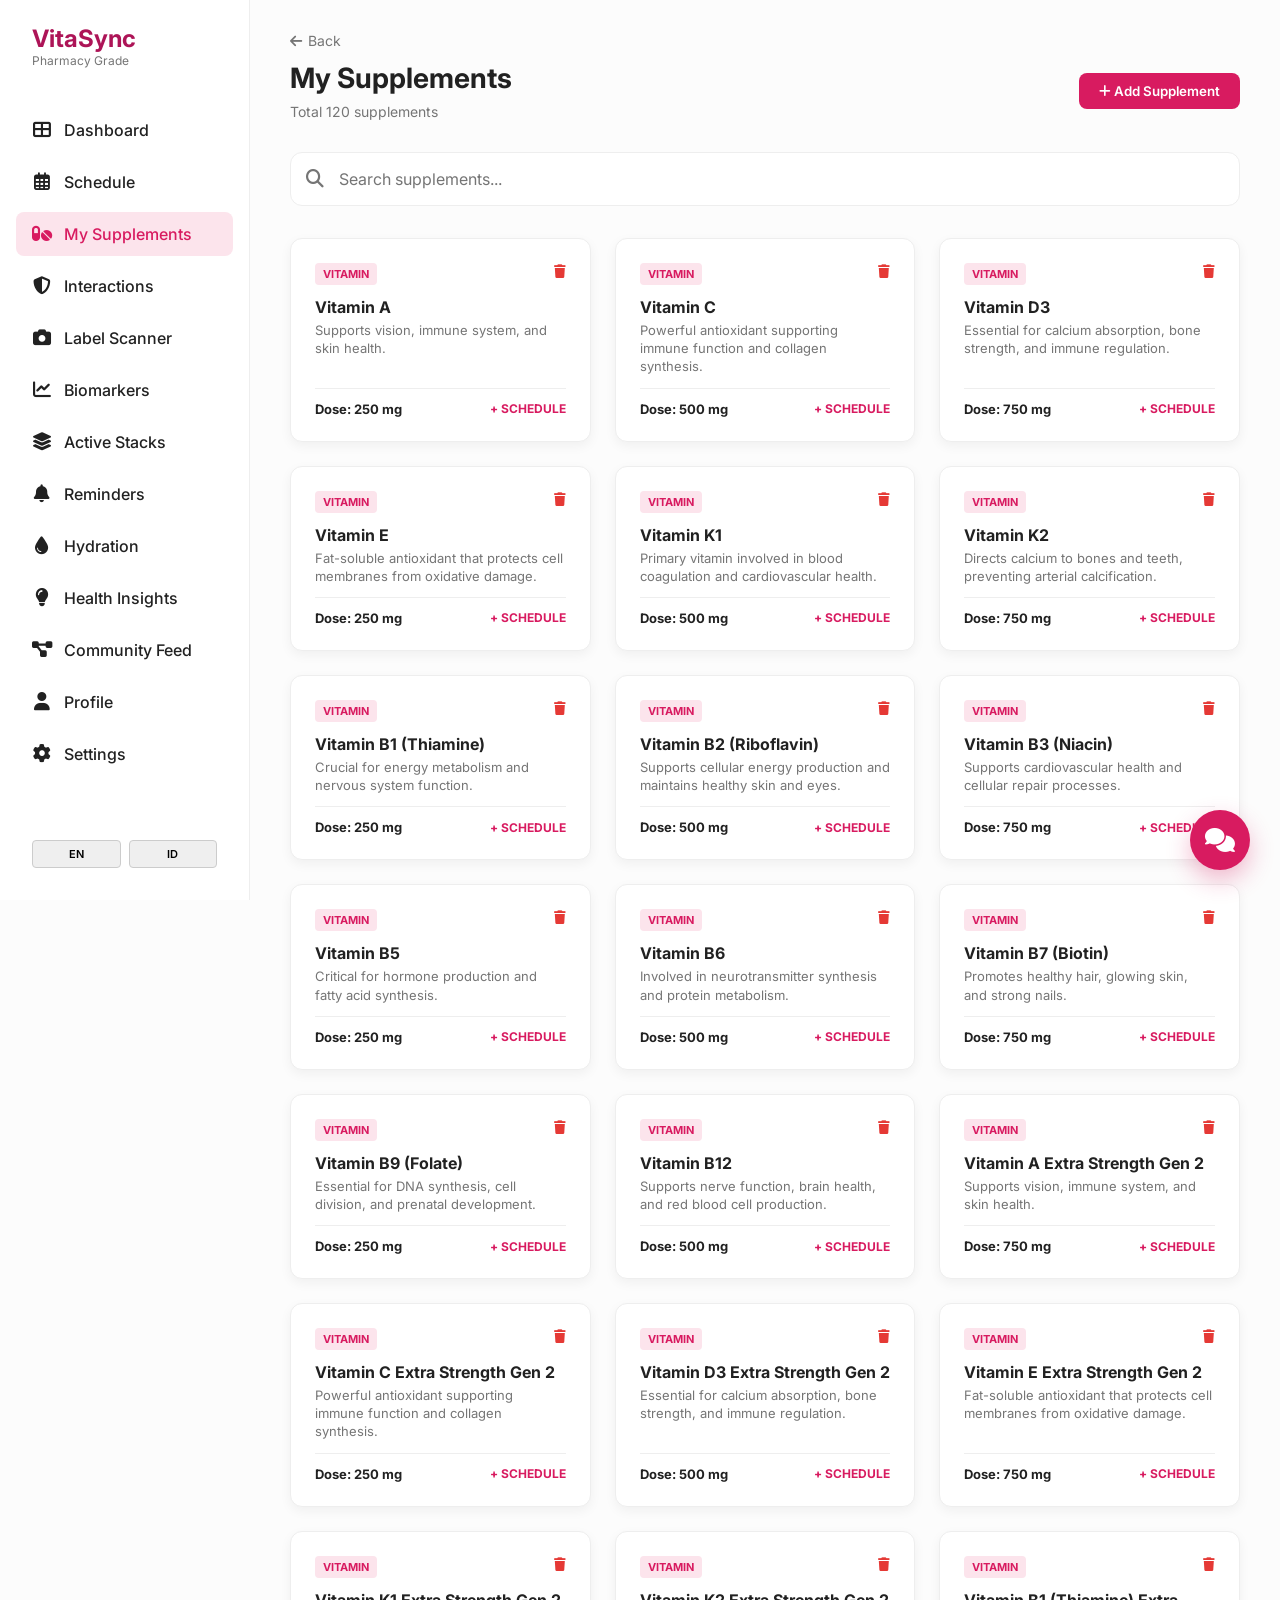
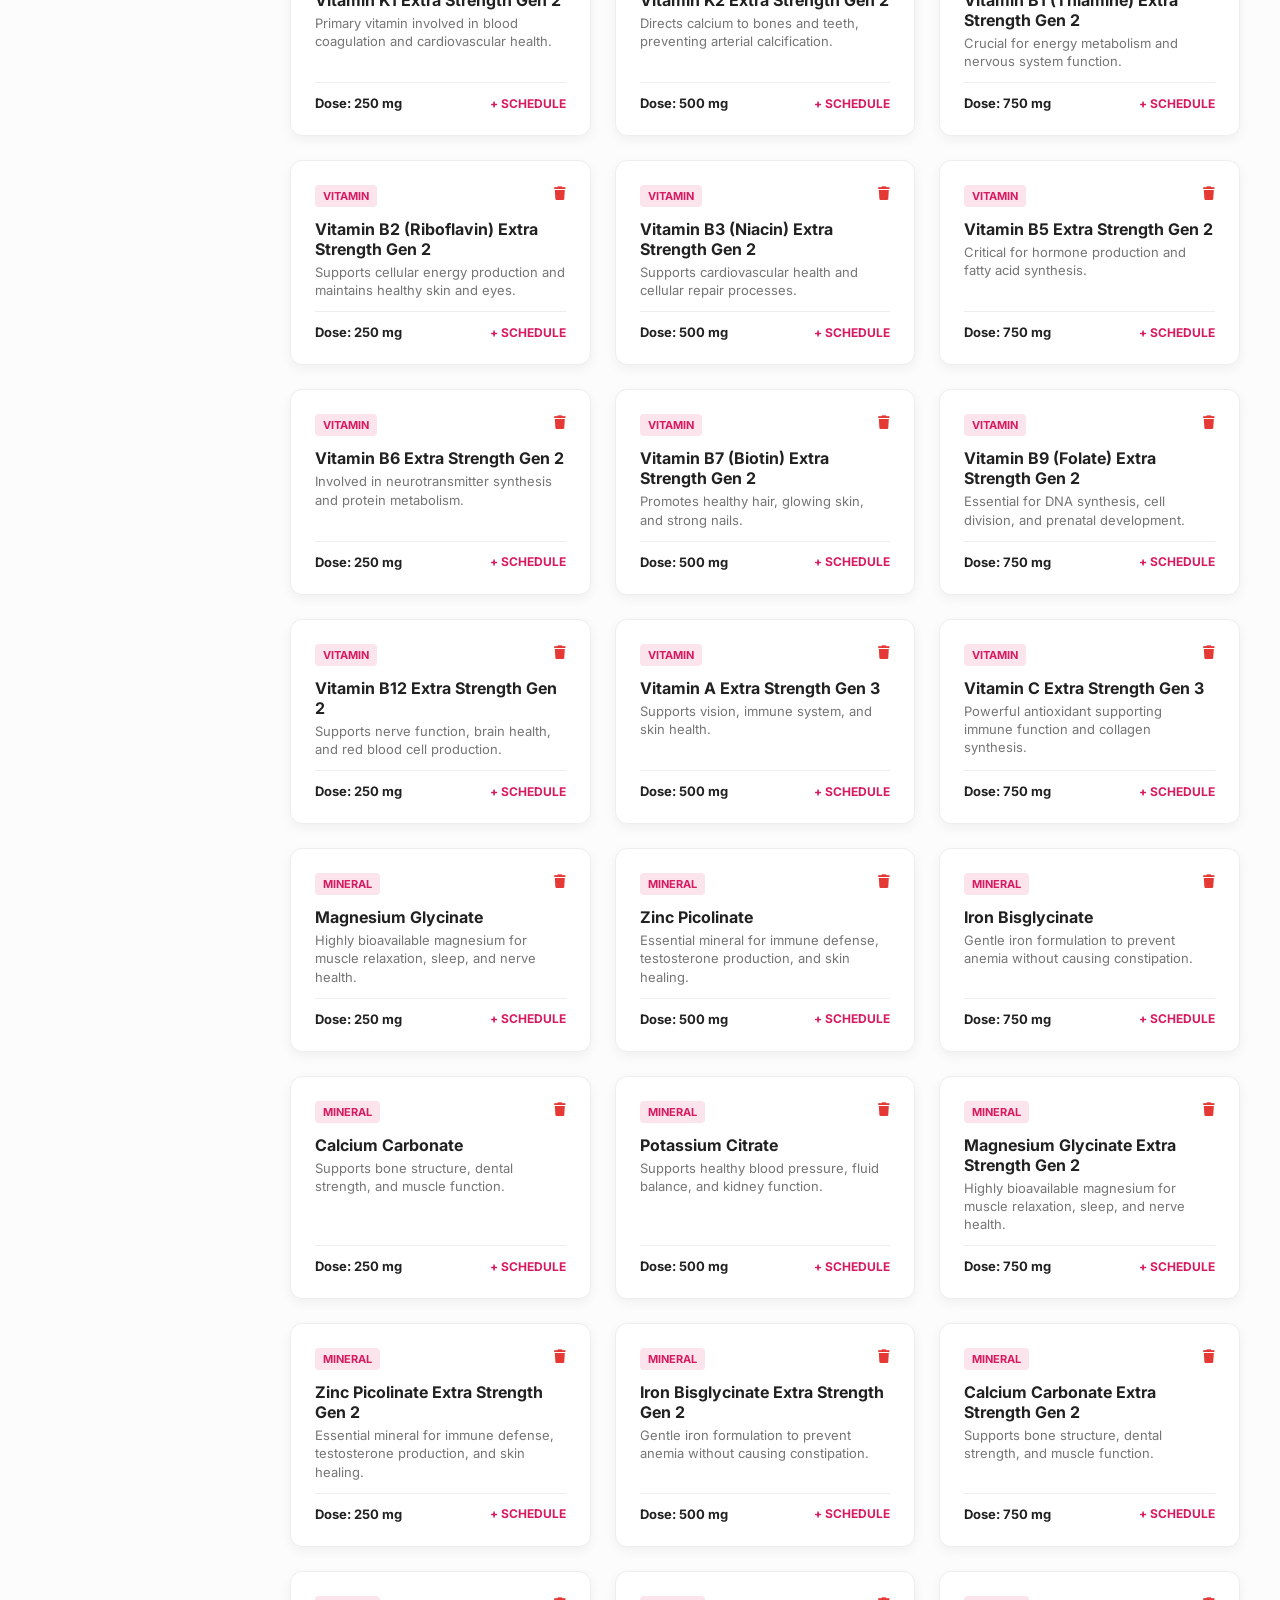
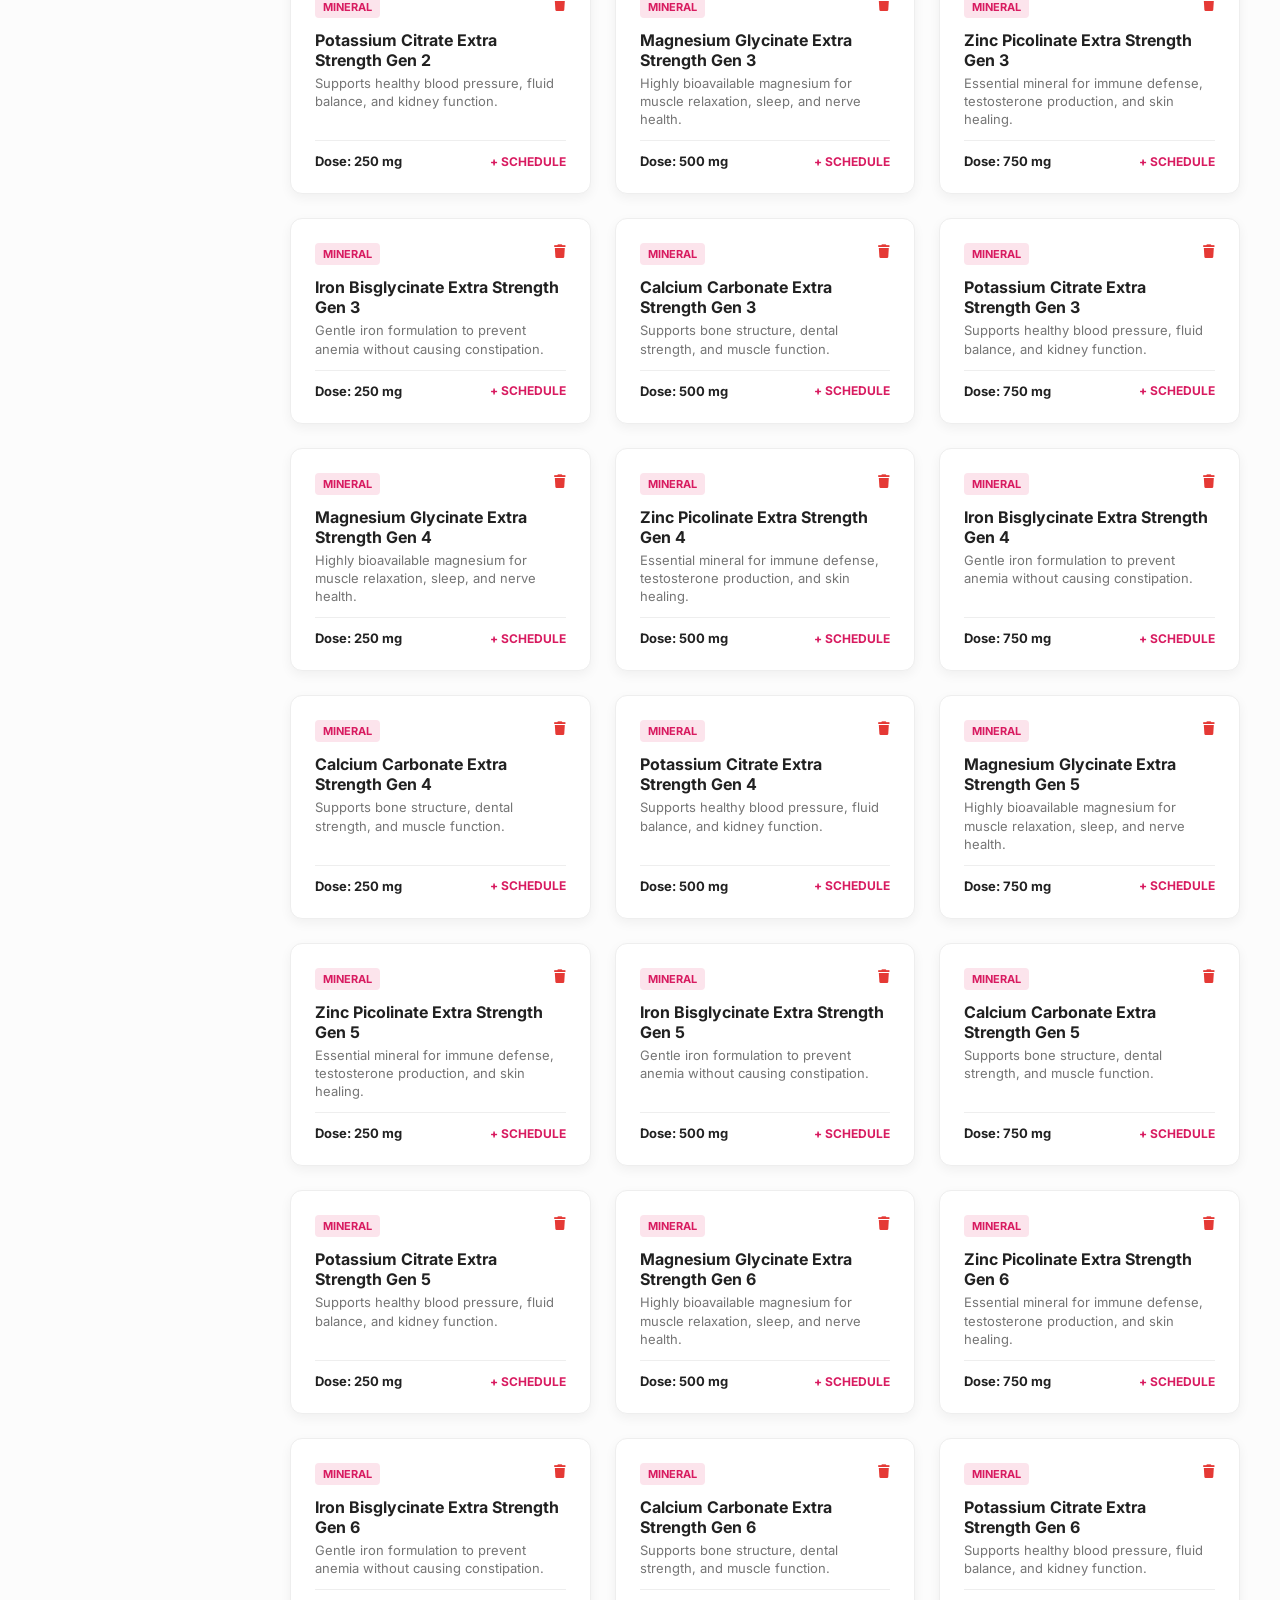
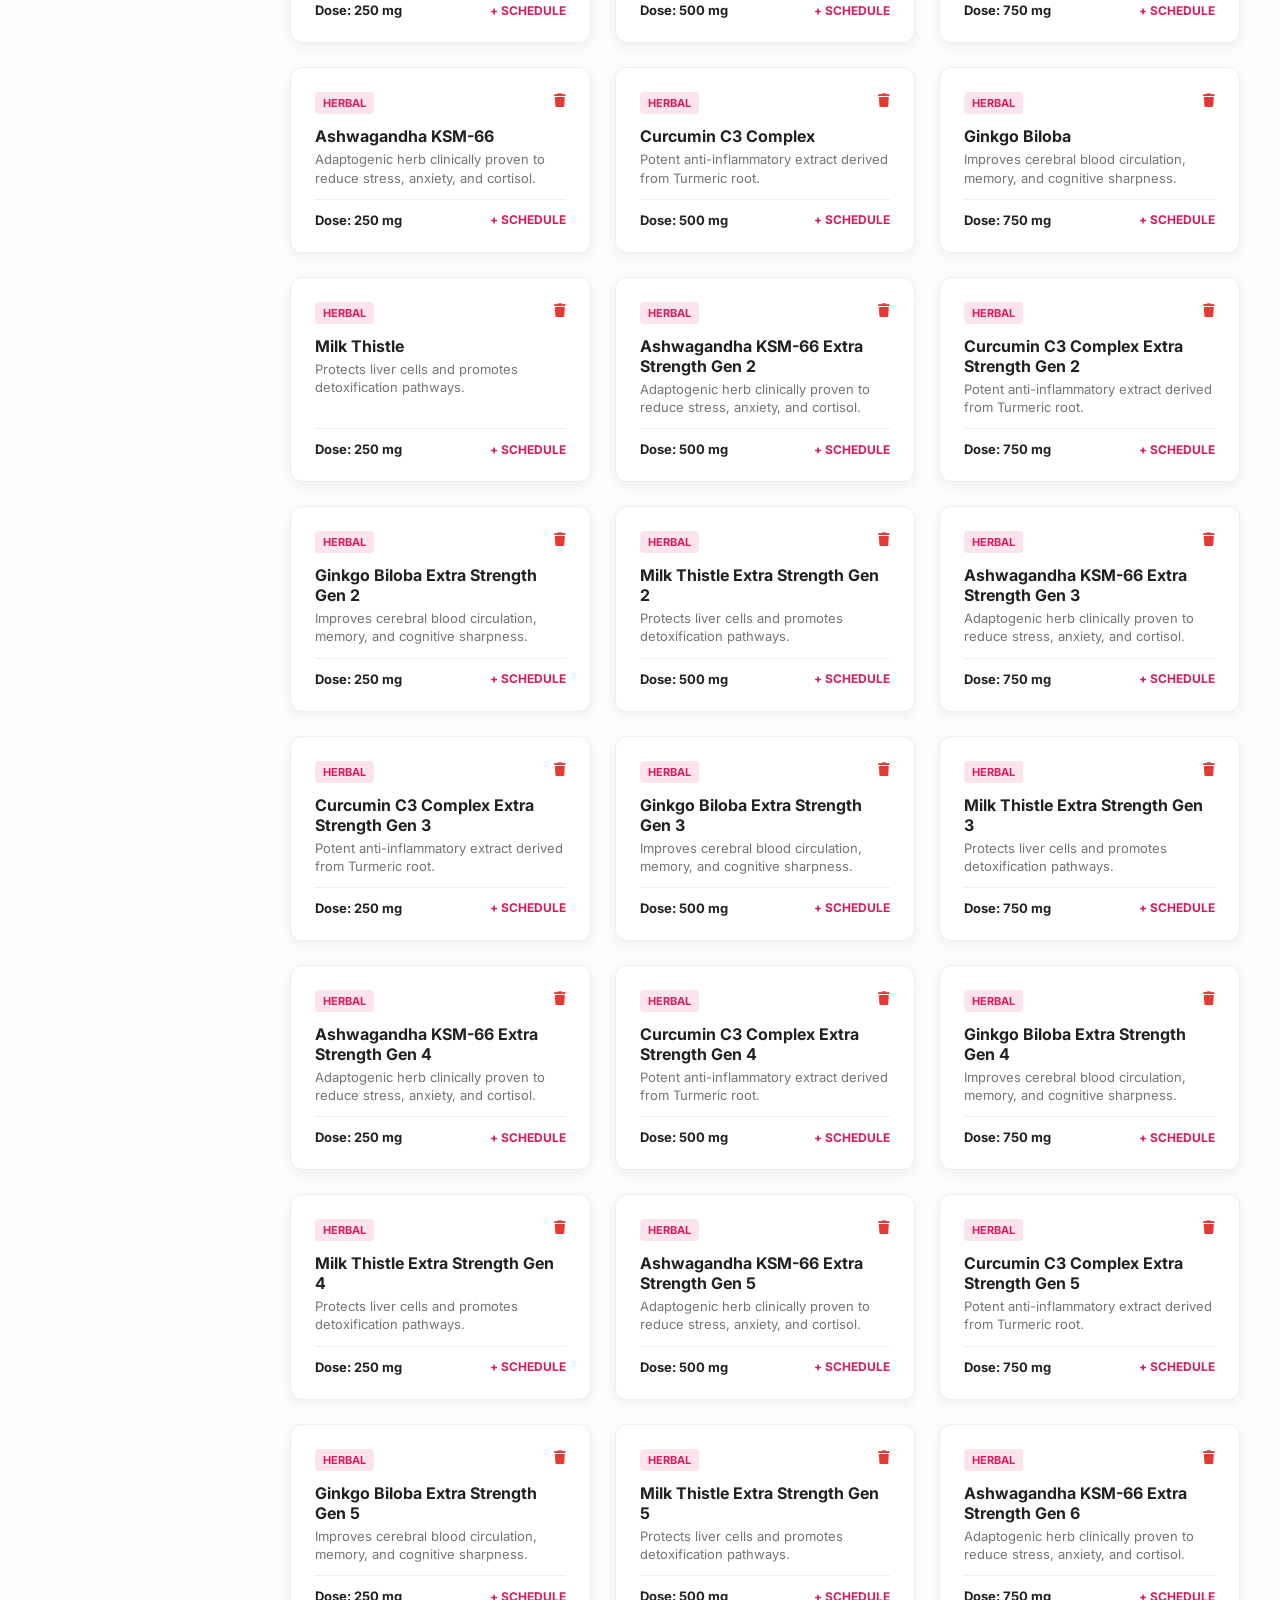
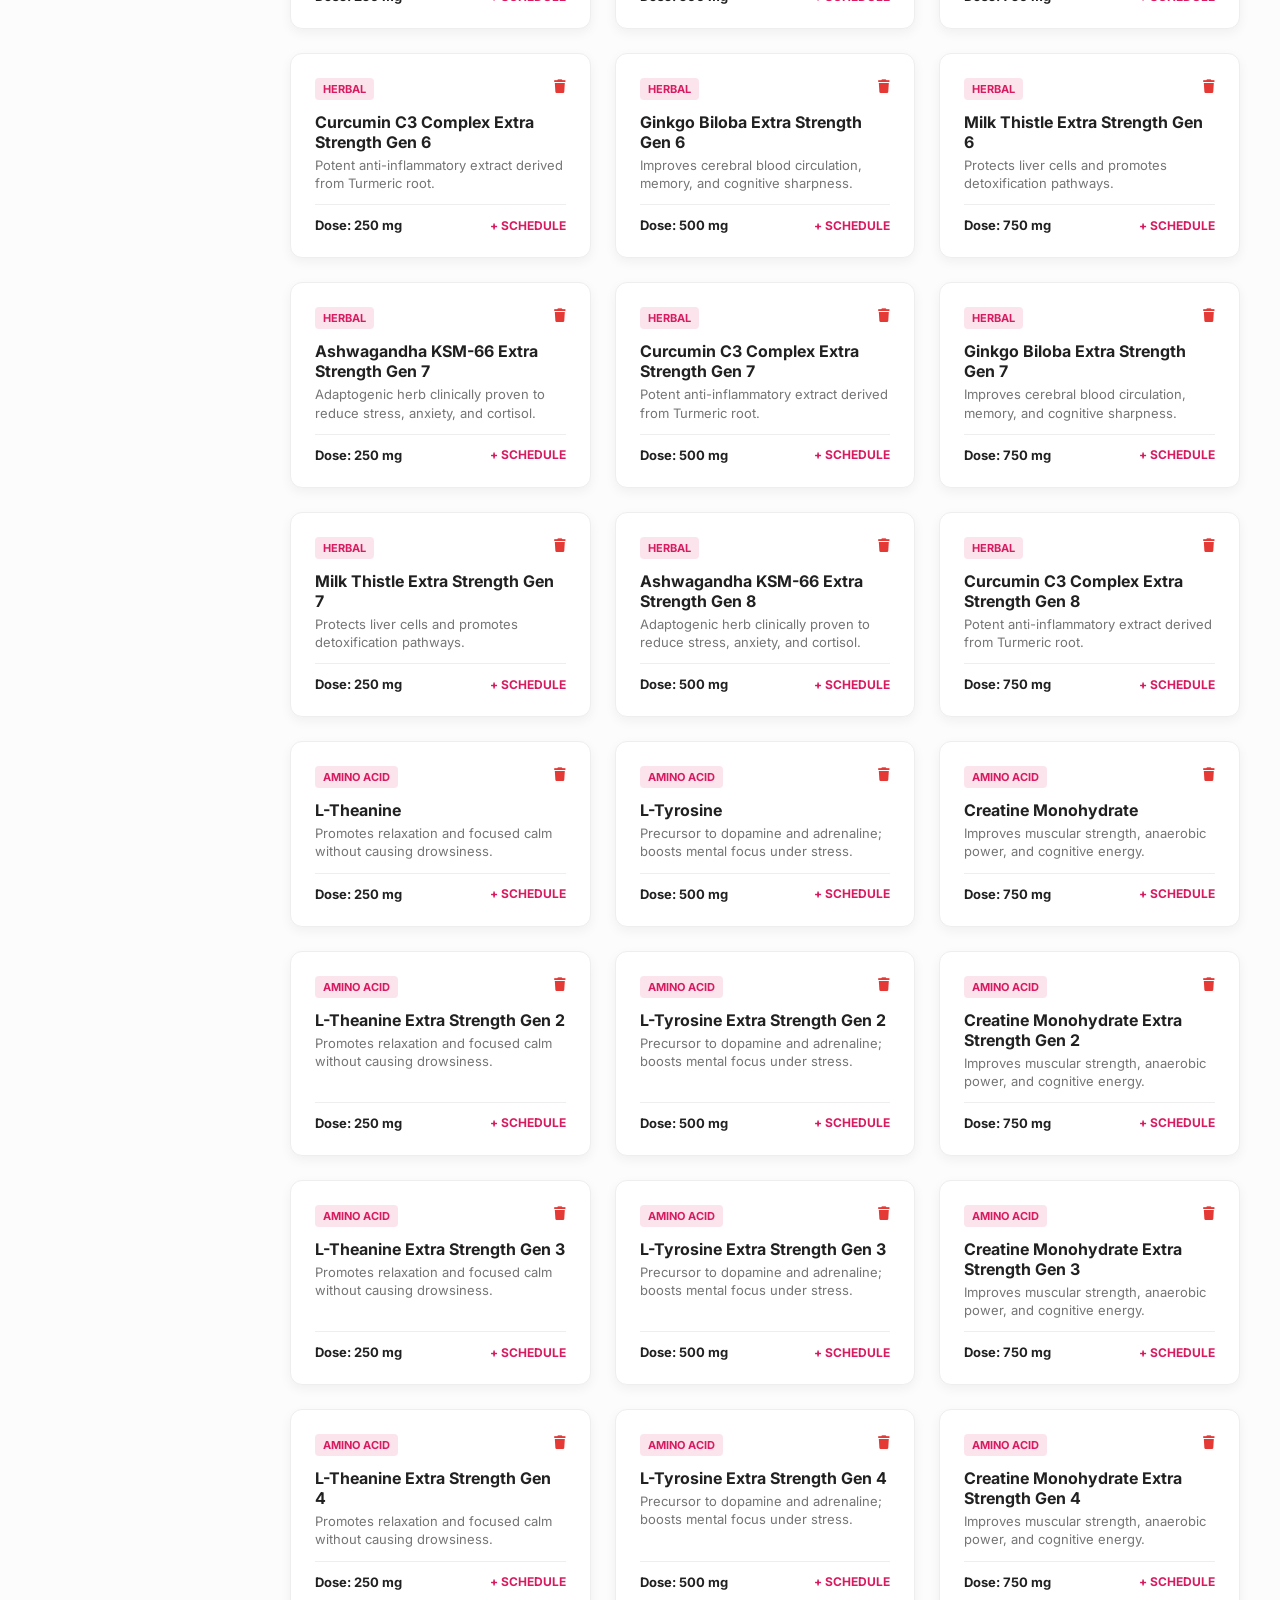
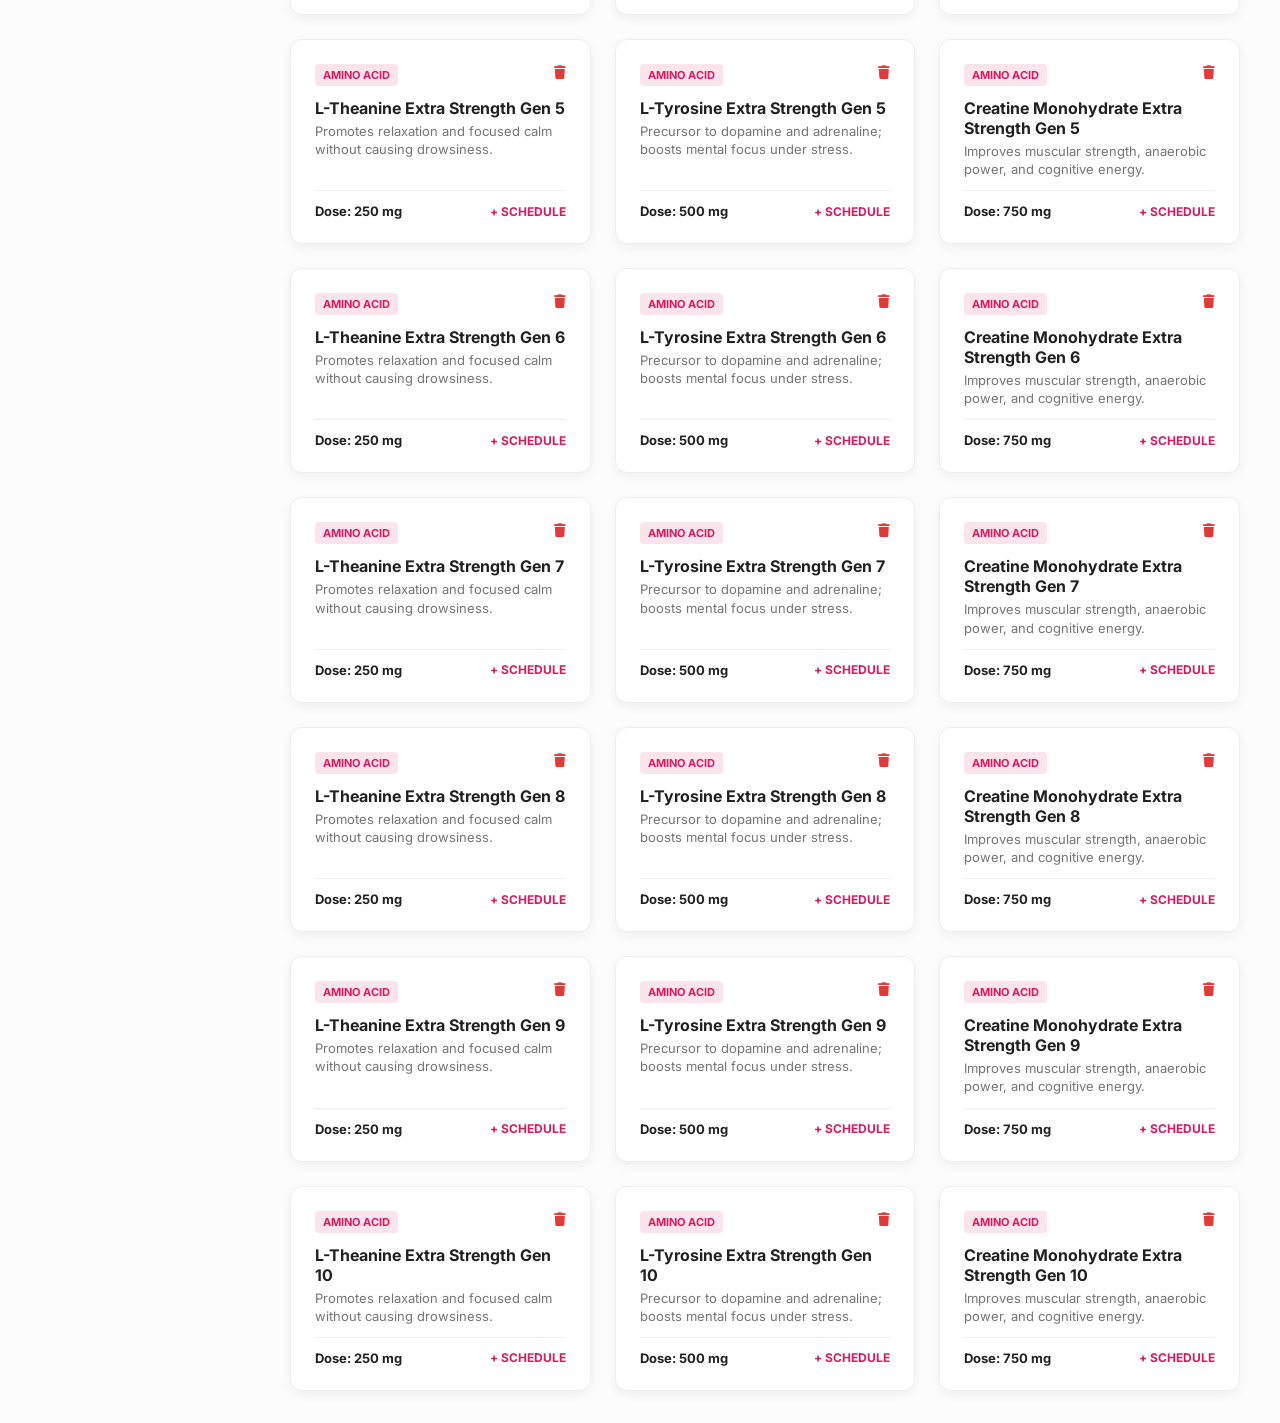
<file: supplements.html>
<!DOCTYPE html>
<html lang="en">
<head>
  <meta charset="UTF-8">
  <meta name="viewport" content="width=device-width, initial-scale=1.0">
  <title>VitaSync - My Supplements</title>
  <link rel="stylesheet" href="style.css">
  <link href="https://fonts.googleapis.com/css2?family=Inter:wght@400;500;600;700&display=swap" rel="stylesheet">
  <link rel="stylesheet" href="https://cdnjs.cloudflare.com/ajax/libs/font-awesome/6.4.0/css/all.min.css">
</head>
<body>


  <button class="mobile-toggle" id="mobileToggle"><i class="fas fa-bars"></i></button>
  <aside class="sidebar" id="sidebar">
    <div class="brand"><h1>VitaSync</h1><p data-translate="pharmacy_grade">Pharmacy Grade</p></div>
    <ul class="nav-links">
      <li class="nav-item"><a href="index.html" class="nav-link "><i class="fas fa-th-large"></i> <span data-translate="dashboard">Dashboard</span></a></li>
      <li class="nav-item"><a href="schedule.html" class="nav-link "><i class="far fa-calendar-alt"></i> <span data-translate="schedule">Schedule</span></a></li>
      <li class="nav-item"><a href="supplements.html" class="nav-link active"><i class="fas fa-pills"></i> <span data-translate="my_supplements">My Supplements</span></a></li>
      <li class="nav-item"><a href="interactions.html" class="nav-link "><i class="fas fa-shield-alt"></i> <span data-translate="interactions">Interactions</span></a></li>
      <li class="nav-item"><a href="scanner.html" class="nav-link "><i class="fas fa-camera"></i> <span data-translate="label_scanner">Label Scanner</span></a></li>
      <li class="nav-item"><a href="biomarkers.html" class="nav-link "><i class="fas fa-chart-line"></i> <span data-translate="biomarkers">Biomarkers</span></a></li>
      <li class="nav-item"><a href="stacks.html" class="nav-link "><i class="fas fa-layer-group"></i> <span data-translate="active_stacks">Active Stacks</span></a></li>
      <li class="nav-item"><a href="reminders.html" class="nav-link "><i class="fas fa-bell"></i> <span data-translate="reminders">Reminders</span></a></li>
      <li class="nav-item"><a href="hydration.html" class="nav-link "><i class="fas fa-tint"></i> <span data-translate="hydration">Hydration</span></a></li>
      <li class="nav-item"><a href="insights.html" class="nav-link "><i class="fas fa-lightbulb"></i> <span data-translate="health_insights">Health Insights</span></a></li>
      <li class="nav-item"><a href="feed.html" class="nav-link "><i class="fas fa-project-diagram"></i> <span data-translate="community_feed">Community Feed</span></a></li>
      <li class="nav-item"><a href="profile.html" class="nav-link "><i class="fas fa-user"></i> <span data-translate="profile">Profile</span></a></li>
      <li class="nav-item"><a href="settings.html" class="nav-link "><i class="fas fa-cog"></i> <span data-translate="settings">Settings</span></a></li>
    </ul>
    <div class="sidebar-bottom">
      <div style="padding: 8px 16px; display: flex; gap: 8px;">
        <button onclick="changeLanguage('en')" style="flex:1; padding:6px; border:1px solid #ccc; border-radius:4px; font-size:11px; cursor:pointer; font-weight:600;">EN</button>
        <button onclick="changeLanguage('id')" style="flex:1; padding:6px; border:1px solid #ccc; border-radius:4px; font-size:11px; cursor:pointer; font-weight:600;">ID</button>
      </div>
    </div>
  </aside>

<main class="main-content">
  <button onclick="history.back()" style="background:none; border:none; color:var(--text-muted); font-size:14px; cursor:pointer; margin-bottom:12px; display:flex; align-items:center; gap:6px;"><i class="fas fa-arrow-left"></i> <span data-translate="back">Back</span></button>
  <header class="header" style="display:flex; justify-content:space-between; align-items:center;">
    <div>
      <h2 data-translate="my_supplements">My Supplements</h2>
      <p id="suppCountSub">Total 0 supplements</p>
    </div>
    <button onclick="openModal('suppModal')" style="background:var(--primary-color); color:white; border:none; padding:10px 20px; border-radius:8px; font-weight:600; cursor:pointer;"><i class="fas fa-plus"></i> <span data-translate="add_supplement">Add Supplement</span></button>
  </header>

  <div style="position:relative; margin-bottom:32px;">
    <input type="text" id="suppSearch" placeholder="Search supplements..." style="width:100%; padding:16px 16px 16px 48px; border-radius:var(--radius); border:1px solid var(--border-color); font-size:16px;">
    <i class="fas fa-search" style="position:absolute; left:16px; top:18px; color:var(--text-muted); font-size:18px;"></i>
  </div>

  <div class="supplements-grid" id="supplementsGrid"></div>

  <!-- Supplement Add Modal -->
  <div class="modal" id="suppModal">
    <div class="modal-content">
      <div class="modal-header">
        <h3>Add New Supplement</h3>
        <button onclick="closeModal('suppModal')" style="background:none; border:none; font-size:18px; cursor:pointer;"><i class="fas fa-times"></i></button>
      </div>
      <div class="form-group">
        <label>Supplement Name</label>
        <input type="text" id="suppAddName" placeholder="e.g. Curcumin C3">
      </div>
      <div class="form-group">
        <label>Dose</label>
        <input type="text" id="suppAddDose" placeholder="e.g. 500 mg">
      </div>
      <div class="form-group">
        <label>Category</label>
        <select id="suppAddCategory">
          <option>Vitamin</option>
          <option>Mineral</option>
          <option>Herbal</option>
          <option>Amino Acid</option>
        </select>
      </div>
      <div class="form-group">
        <label>Description</label>
        <input type="text" id="suppAddDesc" placeholder="e.g. Supports healthy cardiovascular system">
      </div>
      <button class="btn-add" id="saveSuppBtn" style="width:100%; padding:12px; margin-top:16px;">Add to Inventory</button>
    </div>
  </div>
</main>

  <!-- Interactive CS Chatbot Widget -->
  <div class="support-widget">
    <div class="support-bubble" id="chatBubble"><i class="fas fa-comments"></i></div>
    <div class="chat-box" id="chatBox">
      <div class="chat-header">
        <h4 style="margin:0; font-size:14px; font-weight:700;"><i class="fas fa-user-md"></i> <span data-translate="chat_support">VitaSync Support</span></h4>
        <button onclick="toggleChat()" style="background:none; border:none; color:white; font-size:16px; cursor:pointer;"><i class="fas fa-times"></i></button>
      </div>
      <div class="chat-messages" id="chatMessages">
        <div class="chat-message bot">Halo! Saya asisten AI VitaSync. Ada yang bisa saya bantu terkait suplemen atau kesehatan Anda hari ini?</div>
      </div>
      <div class="chat-chips">
        <div class="chat-chip" onclick="askQuickQuestion(1)">Apple Health Sync?</div>
        <div class="chat-chip" onclick="askQuickQuestion(2)">Add Supplements?</div>
        <div class="chat-chip" onclick="askQuickQuestion(3)">Interaction checker?</div>
      </div>
      <div class="chat-input-row">
        <input type="text" id="chatInput" placeholder="Tulis pertanyaan Anda..." onkeypress="handleChatKey(event)">
        <button onclick="sendChatMessage()"><i class="fas fa-paper-plane"></i></button>
      </div>
    </div>
  </div>

  <div id="toastMessage" style="position:fixed; bottom:20px; left:20px; color:white; padding:12px 24px; border-radius:8px; display:none; transition:all 0.3s; z-index:9999; font-weight:600; box-shadow:0 8px 24px rgba(0,0,0,0.2);"></div>
  
  <!-- Supplement Detail Modal -->
  <div class="modal" id="supplementDetailModal" style="z-index:9999; position:fixed; top:0; left:0; width:100%; height:100%; background:rgba(0,0,0,0.5); display:none; align-items:center; justify-content:center;">
    <div class="modal-content" style="width: 520px; max-width:90%; background:white; padding:24px; border-radius:16px; box-shadow:0 10px 30px rgba(0,0,0,0.15);">
      <div class="modal-header" style="display:flex; justify-content:space-between; align-items:center; border-bottom:1px solid var(--border-color); padding-bottom:12px; margin-bottom:16px;">
        <h3 id="detailSuppName" style="margin:0; font-size:20px; font-weight:700; color:var(--text-dark);">Supplement Details</h3>
        <button onclick="closeModal('supplementDetailModal')" style="background:none; border:none; font-size:18px; cursor:pointer; color:var(--text-muted);"><i class="fas fa-times"></i></button>
      </div>
      <div style="padding: 8px 0;">
        <div style="display:flex; justify-content:space-between; align-items:center; margin-bottom:16px;">
          <span id="detailSuppCategory" style="background:var(--primary-light); color:var(--primary-color); padding:4px 10px; border-radius:6px; font-size:11px; font-weight:800; text-transform:uppercase;">Category</span>
          <strong id="detailSuppDose" style="font-size:15px; color:var(--text-dark);">Dose: -</strong>
        </div>
        
        <p id="detailSuppDesc" style="font-size:14px; color:var(--text-dark); line-height:1.6; margin-bottom:20px; background:rgba(0,0,0,0.02); padding:16px; border-radius:10px; border:1px solid var(--border-color);"></p>
        
        <div style="background:var(--primary-light); border:1px solid rgba(216,27,96,0.1); padding:14px; border-radius:10px; margin-bottom:16px;">
          <h4 style="font-size:13px; font-weight:700; color:var(--primary-color); margin:0 0 6px 0;"><i class="fas fa-microscope"></i> Clinical Biohacking Intake Guideline</h4>
          <p style="font-size:12px; color:var(--text-muted); line-height:1.5; margin:0;">Optimal biological absorption is achieved when taken in accordance with specific mineral transporters. Take at scheduled times daily.</p>
        </div>
        
        <div style="background:rgba(216,27,96,0.03); border:1px solid rgba(216,27,96,0.08); padding:14px; border-radius:10px; margin:0;">
          <h4 style="font-size:13px; font-weight:700; color:var(--primary-color); margin:0 0 6px 0;"><i class="fas fa-exclamation-triangle"></i> Known Chemical Conflict Spacing</h4>
          <p style="font-size:12px; color:var(--text-muted); line-height:1.5; margin:0;">Ensure a minimum spacing of 4 hours from competitive divalent metals (e.g. Iron vs Calcium) and metal-binding tea/coffee polyphenols.</p>
        </div>
      </div>
      <div style="display:flex; gap:12px; margin-top:20px; border-top:1px solid var(--border-color); padding-top:16px;">
        <button class="btn-primary" id="detailScheduleBtn" style="flex:1; border-radius:8px; font-weight:700;">+ Add to Schedule</button>
        <button onclick="closeModal('supplementDetailModal')" style="flex:1; background:#eee; border:none; border-radius:8px; cursor:pointer; font-weight:700; color:var(--text-dark);">Close</button>
      </div>
    </div>
  </div>
  
  <script src="data.js"></script>
  <script src="app.js"></script>
</body>
</html>
</file>
<file: style.css>
:root {
  --primary-color: #d81b60; /* Magenta/Pink */
  --primary-light: #fce4ec;
  --primary-dark: #ad1457;
  --bg-color: #fcfcfc;
  --sidebar-bg: #ffffff;
  --card-bg: #ffffff;
  --text-dark: #212121;
  --text-muted: #757575;
  --border-color: #eeeeee;
  --success: #4caf50;
  --success-light: #e8f5e9;
  --warning: #ffb300;
  --warning-light: #fff8e1;
  --danger: #e53935;
  --danger-light: #ffebee;
  --radius: 12px;
  --shadow: 0 4px 12px rgba(0,0,0,0.05);
}

* {
  margin: 0;
  padding: 0;
  box-sizing: border-box;
  font-family: 'Inter', -apple-system, BlinkMacSystemFont, 'Segoe UI', Roboto, Helvetica, Arial, sans-serif;
}

body {
  background-color: var(--bg-color);
  color: var(--text-dark);
  display: flex;
  min-height: 100vh;
}

/* Sidebar */
.sidebar {
  width: 250px;
  background-color: var(--sidebar-bg);
  border-right: 1px solid var(--border-color);
  padding: 24px 16px;
  display: flex;
  flex-direction: column;
  position: fixed;
  height: 100vh;
  z-index: 100;
  transition: transform 0.3s ease;
  overflow-y: auto;
  max-height: 100vh;
}

.brand {
  margin-bottom: 40px;
  padding: 0 16px;
}

.brand h1 {
  font-size: 24px;
  color: var(--primary-dark);
  font-weight: 700;
}

.brand p {
  font-size: 12px;
  color: var(--text-muted);
}

.nav-links {
  list-style: none;
  flex-grow: 1;
}

.nav-item {
  margin-bottom: 8px;
}

.nav-link {
  display: flex;
  align-items: center;
  padding: 12px 16px;
  color: var(--text-dark);
  text-decoration: none;
  border-radius: 8px;
  font-weight: 500;
  transition: all 0.2s;
  gap: 12px;
}

.nav-link:hover {
  background-color: var(--primary-light);
  color: var(--primary-color);
}

.nav-link.active {
  background-color: var(--primary-light);
  color: var(--primary-color);
}

.nav-link i {
  font-size: 18px;
  width: 20px;
  text-align: center;
}

.sidebar-bottom {
  margin-top: auto;
}

.btn-add {
  background-color: var(--primary-color);
  color: white;
  border: none;
  border-radius: 8px;
  padding: 12px;
  width: 100%;
  font-weight: 600;
  display: flex;
  align-items: center;
  justify-content: center;
  gap: 8px;
  cursor: pointer;
  transition: background 0.2s;
  margin-bottom: 16px;
}

.btn-add:hover {
  background-color: var(--primary-dark);
}

/* Main Content */
.main-content {
  margin-left: 250px;
  padding: 32px 40px;
  flex-grow: 1;
  max-width: 1200px;
}

.header {
  margin-bottom: 32px;
}

.header h2 {
  font-size: 28px;
  font-weight: 700;
  margin-bottom: 8px;
}

.header p {
  color: var(--text-muted);
  font-size: 14px;
}

/* Dashboard Cards */
.summary-cards {
  display: grid;
  grid-template-columns: repeat(auto-fit, minmax(200px, 1fr));
  gap: 24px;
  margin-bottom: 32px;
}

.card {
  background: var(--card-bg);
  border-radius: var(--radius);
  padding: 24px;
  border: 1px solid var(--border-color);
  box-shadow: var(--shadow);
}

.card-title {
  font-size: 14px;
  color: var(--text-muted);
  margin-bottom: 16px;
  display: flex;
  align-items: center;
  gap: 8px;
}

.card-value {
  font-size: 32px;
  font-weight: 700;
}

.card-subtitle {
  font-size: 12px;
  color: var(--text-muted);
  margin-top: 4px;
}

/* Grids */
.dashboard-grid {
  display: grid;
  grid-template-columns: 1.5fr 1fr;
  gap: 24px;
}

.section-header {
  display: flex;
  justify-content: space-between;
  align-items: center;
  margin-bottom: 16px;
}

.section-title {
  font-size: 18px;
  font-weight: 600;
}

.section-action {
  font-size: 12px;
  color: var(--text-muted);
}

/* Schedule List */
.schedule-list {
  background: var(--card-bg);
  border-radius: var(--radius);
  border: 1px solid var(--border-color);
  overflow: hidden;
}

.schedule-item {
  display: flex;
  align-items: center;
  padding: 16px 24px;
  border-bottom: 1px solid var(--border-color);
}

.schedule-item:last-child {
  border-bottom: none;
}

.time {
  font-weight: 600;
  width: 80px;
  color: var(--text-muted);
}

.time span {
  font-size: 12px;
  display: block;
}

.details {
  flex-grow: 1;
}

.details strong {
  display: block;
  font-size: 16px;
  margin-bottom: 4px;
}

.details span {
  font-size: 12px;
  color: var(--text-muted);
}

.status-btn {
  width: 24px;
  height: 24px;
  border-radius: 50%;
  border: 2px solid var(--border-color);
  background: transparent;
  cursor: pointer;
  display: flex;
  align-items: center;
  justify-content: center;
  transition: all 0.2s;
}

.status-btn.taken {
  background: var(--primary-color);
  border-color: var(--primary-color);
  color: white;
}

/* Interactions */
.interaction-card {
  padding: 16px;
  border-radius: 8px;
  margin-bottom: 16px;
  border: 1px solid var(--danger-light);
  background: #fff;
}

.interaction-card.high-risk {
  border-color: var(--danger);
}

.interaction-card.moderate-risk {
  border-color: var(--warning);
}

.badge {
  display: inline-block;
  padding: 4px 8px;
  border-radius: 4px;
  font-size: 10px;
  font-weight: 700;
  text-transform: uppercase;
  margin-bottom: 8px;
}

.badge.high {
  background: var(--danger-light);
  color: var(--danger);
}

.badge.moderate {
  background: var(--warning-light);
  color: var(--warning);
}

.interaction-title {
  font-weight: 600;
  margin-bottom: 8px;
  display: flex;
  align-items: center;
  gap: 8px;
}

.interaction-desc {
  font-size: 13px;
  color: var(--text-muted);
  line-height: 1.5;
}

.tip-card {
  background: var(--primary-light);
  padding: 16px;
  border-radius: var(--radius);
  margin-top: 24px;
}

.tip-title {
  font-size: 12px;
  font-weight: 700;
  color: var(--primary-dark);
  margin-bottom: 8px;
  display: flex;
  align-items: center;
  gap: 8px;
}

.tip-desc {
  font-size: 14px;
  color: var(--primary-dark);
}

/* Supplements Grid */
.supplements-grid {
  display: grid;
  grid-template-columns: repeat(auto-fill, minmax(280px, 1fr));
  gap: 24px;
}

.supp-card {
  background: var(--card-bg);
  border: 1px solid var(--border-color);
  border-radius: var(--radius);
  padding: 20px;
  position: relative;
}

.supp-icon {
  width: 40px;
  height: 40px;
  border-radius: 50%;
  background: var(--primary-light);
  color: var(--primary-color);
  display: flex;
  align-items: center;
  justify-content: center;
  font-size: 20px;
  margin-bottom: 16px;
}

.supp-name {
  font-size: 16px;
  font-weight: 600;
  margin-bottom: 4px;
}

.supp-dose {
  font-size: 13px;
  color: var(--text-muted);
  margin-bottom: 12px;
}

.supp-tag {
  display: inline-block;
  background: #f0f0f0;
  padding: 4px 8px;
  border-radius: 4px;
  font-size: 11px;
  color: var(--text-muted);
}

.supp-actions {
  position: absolute;
  top: 20px;
  right: 20px;
  display: flex;
  gap: 8px;
}

.supp-actions button {
  background: none;
  border: none;
  color: var(--text-muted);
  cursor: pointer;
  transition: color 0.2s;
}

.supp-actions button:hover {
  color: var(--primary-color);
}

/* Mobile Menu */
.mobile-toggle {
  display: none;
  position: fixed;
  top: 16px;
  left: 16px;
  z-index: 101;
  background: var(--primary-color);
  color: white;
  border: none;
  width: 40px;
  height: 40px;
  border-radius: 8px;
  cursor: pointer;
}

@media (max-width: 768px) {
  .sidebar {
    transform: translateX(-100%);
  }
  .sidebar.active {
    transform: translateX(0);
    box-shadow: 4px 0 24px rgba(0,0,0,0.18);
  }
  .main-content {
    margin-left: 0;
    padding: 72px 16px 90px;
  }
  .dashboard-grid {
    grid-template-columns: 1fr;
  }
  .mobile-toggle {
    display: flex;
    align-items: center;
    justify-content: center;
  }
  .summary-cards {
    grid-template-columns: 1fr 1fr;
  }
}

/* ============ MOBILE BOTTOM NAV BAR ============ */
.mobile-bottom-nav {
  display: none;
}
@media (max-width: 768px) {
  .mobile-bottom-nav {
    display: flex;
    position: fixed;
    bottom: 0;
    left: 0;
    right: 0;
    z-index: 200;
    background: var(--card-bg);
    border-top: 1px solid var(--border-color);
    box-shadow: 0 -4px 20px rgba(0,0,0,0.08);
    padding: 8px 0 env(safe-area-inset-bottom, 8px);
  }
  .mobile-bottom-nav a {
    flex: 1;
    display: flex;
    flex-direction: column;
    align-items: center;
    gap: 3px;
    text-decoration: none;
    color: var(--text-muted);
    font-size: 10px;
    font-weight: 600;
    padding: 4px 2px;
    transition: color 0.2s;
  }
  .mobile-bottom-nav a i {
    font-size: 20px;
  }
  .mobile-bottom-nav a.active,
  .mobile-bottom-nav a:hover {
    color: var(--primary-color);
  }
  .mobile-bottom-nav a.active i {
    color: var(--primary-color);
  }
}

/* Sidebar overlay for mobile tap-outside-close */
#sidebarOverlay {
  display: none;
  position: fixed;
  inset: 0;
  background: rgba(0,0,0,0.45);
  z-index: 99;
}
#sidebarOverlay.active {
  display: block;
}

/* Dark Mode and Modal Enhancements */
body.dark-mode {
  --bg-color: #121212;
  --sidebar-bg: #1e1e1e;
  --card-bg: #1e1e1e;
  --text-dark: #f5f5f5;
  --text-muted: #aaaaaa;
  --border-color: #333333;
  --primary-light: #3a1b26;
  --shadow: 0 4px 12px rgba(0,0,0,0.5);
}

body.dark-mode input, 
body.dark-mode select, 
body.dark-mode textarea {
  background-color: #2b2b2b;
  color: #ffffff;
  border-color: #444444;
}

body.dark-mode .schedule-item,
body.dark-mode .supp-card,
body.dark-mode .card {
  background-color: #1e1e1e !important;
  border-color: #333333 !important;
}

body.dark-mode .sidebar {
  border-right-color: #333333;
}

.modal {
  position: fixed;
  top: 0;
  left: 0;
  width: 100vw;
  height: 100vh;
  background: rgba(0, 0, 0, 0.6);
  backdrop-filter: blur(4px);
  display: none;
  align-items: center;
  justify-content: center;
  z-index: 2000;
  opacity: 0;
  transition: opacity 0.2s ease-in-out;
}
.modal.active {
  display: flex !important;
  opacity: 1;
}

.modal-content {
  background: var(--card-bg);
  border: 1px solid var(--border-color);
  border-radius: 16px;
  padding: 32px;
  width: 480px;
  max-width: 90%;
  box-shadow: 0 20px 40px rgba(0,0,0,0.2);
}

.modal-header {
  display: flex;
  justify-content: space-between;
  align-items: center;
  margin-bottom: 24px;
}

.modal-header h3 {
  font-size: 20px;
  font-weight: 700;
}

.form-group {
  margin-bottom: 16px;
}

.form-group label {
  display: block;
  font-size: 13px;
  font-weight: 600;
  margin-bottom: 8px;
  color: var(--text-muted);
}

.form-group input, 
.form-group select, 
.form-group textarea {
  width: 100%;
  padding: 12px;
  border: 1px solid var(--border-color);
  border-radius: 8px;
  font-size: 14px;
}

/* Toggle switch style */
.switch {
  position: relative;
  display: inline-block;
  width: 50px;
  height: 26px;
}

.switch input {
  opacity: 0;
  width: 0;
  height: 0;
}

.slider {
  position: absolute;
  cursor: pointer;
  top: 0;
  left: 0;
  right: 0;
  bottom: 0;
  background-color: #ccc;
  transition: .4s;
  border-radius: 34px;
}

.slider:before {
  position: absolute;
  content: "";
  height: 18px;
  width: 18px;
  left: 4px;
  bottom: 4px;
  background-color: white;
  transition: .4s;
  border-radius: 50%;
}

input:checked + .slider {
  background-color: var(--primary-color);
}

input:checked + .slider:before {
  transform: translateX(24px);
}

/* Onboarding Screen Overlay */
.onboarding-overlay {
  position: fixed;
  top: 0;
  left: 0;
  width: 100vw;
  height: 100vh;
  background: rgba(255, 255, 255, 0.8);
  backdrop-filter: blur(20px);
  z-index: 10000;
  display: flex;
  align-items: center;
  justify-content: center;
  transition: opacity 0.5s ease-out, transform 0.5s ease-out;
}

body.dark-mode .onboarding-overlay {
  background: rgba(18, 18, 18, 0.9);
}

.onboarding-card {
  background: var(--card-bg);
  border: 1px solid var(--border-color);
  box-shadow: var(--shadow);
  border-radius: 24px;
  padding: 48px;
  width: 500px;
  max-width: 90%;
  text-align: center;
  transform: scale(0.9);
  transition: transform 0.3s cubic-bezier(0.34, 1.56, 0.64, 1);
}

.onboarding-overlay.active .onboarding-card {
  transform: scale(1);
}

.onboarding-logo {
  width: 80px;
  height: 80px;
  background: var(--primary-light);
  border-radius: 50%;
  display: flex;
  align-items: center;
  justify-content: center;
  margin: 0 auto 24px;
  color: var(--primary-color);
  font-size: 32px;
  box-shadow: 0 10px 20px rgba(216,27,96,0.2);
}

/* Global CS Chatbot Bubble Widget */
.support-widget {
  position: fixed;
  bottom: 30px;
  right: 30px;
  z-index: 5000;
  font-family: inherit;
}

.support-bubble {
  width: 60px;
  height: 60px;
  border-radius: 50%;
  background: var(--primary-color);
  color: white;
  display: flex;
  align-items: center;
  justify-content: center;
  font-size: 24px;
  cursor: pointer;
  box-shadow: 0 10px 25px rgba(216,27,96,0.3);
  transition: transform 0.2s;
}

.support-bubble:hover {
  transform: scale(1.05);
}

.chat-box {
  position: absolute;
  bottom: 75px;
  right: 0;
  width: 360px;
  height: 480px;
  background: var(--card-bg);
  border: 1px solid var(--border-color);
  box-shadow: var(--shadow);
  border-radius: 16px;
  display: none;
  flex-direction: column;
  overflow: hidden;
  animation: fadeInUp 0.3s ease;
}

.chat-header {
  background: var(--primary-color);
  color: white;
  padding: 16px;
  display: flex;
  justify-content: space-between;
  align-items: center;
}

.chat-messages {
  flex: 1;
  padding: 16px;
  overflow-y: auto;
  display: flex;
  flex-direction: column;
  gap: 12px;
}

.chat-message {
  padding: 10px 14px;
  border-radius: 12px;
  max-width: 80%;
  font-size: 13px;
  line-height: 1.4;
}

.chat-message.bot {
  background: #f0f0f0;
  color: var(--text-dark);
  align-self: flex-start;
}

body.dark-mode .chat-message.bot {
  background: #2b2b2b;
}

.chat-message.user {
  background: var(--primary-color);
  color: white;
  align-self: flex-end;
}

.chat-chips {
  padding: 8px 16px;
  display: flex;
  gap: 8px;
  overflow-x: auto;
  border-top: 1px solid var(--border-color);
  background: rgba(0,0,0,0.02);
}

.chat-chip {
  background: var(--bg-color);
  border: 1px solid var(--border-color);
  padding: 6px 12px;
  border-radius: 16px;
  font-size: 11px;
  font-weight: 600;
  white-space: nowrap;
  cursor: pointer;
  color: var(--text-dark);
}

.chat-input-row {
  padding: 12px;
  border-top: 1px solid var(--border-color);
  display: flex;
  gap: 8px;
}

.chat-input-row input {
  flex: 1;
  padding: 10px;
  border-radius: 8px;
  border: 1px solid var(--border-color);
  font-size: 13px;
  background-color: var(--card-bg);
  color: var(--text-dark);
}

.chat-input-row button {
  background: var(--primary-color);
  color: white;
  border: none;
  padding: 0 16px;
  border-radius: 8px;
  cursor: pointer;
}

/* Social Media layout Twitter-like */
.tweet-card {
  border-bottom: 1px solid var(--border-color);
  padding: 20px;
  display: flex;
  gap: 16px;
  background: var(--card-bg);
}

.tweet-avatar {
  width: 48px;
  height: 48px;
  border-radius: 50%;
  overflow: hidden;
  background: #f0f0f0;
  flex-shrink: 0;
}

.tweet-content {
  flex: 1;
}

.tweet-user {
  display: flex;
  align-items: center;
  gap: 8px;
  margin-bottom: 4px;
}

.tweet-name {
  font-weight: 700;
  font-size: 15px;
  color: var(--text-dark);
}

.tweet-handle {
  color: var(--text-muted);
  font-size: 13px;
}

.tweet-text {
  font-size: 15px;
  line-height: 1.5;
  color: var(--text-dark);
  margin-bottom: 12px;
}

.tweet-actions {
  display: flex;
  gap: 40px;
  color: var(--text-muted);
  font-size: 13px;
}

.tweet-action {
  display: flex;
  align-items: center;
  gap: 6px;
  cursor: pointer;
  transition: color 0.2s;
}

.tweet-action:hover {
  color: var(--primary-color);
}

.tweet-action.liked {
  color: var(--primary-color);
}

.tweet-action.retweeted {
  color: #00ba7c;
}

@keyframes fadeInUp {
  from { opacity: 0; transform: translateY(10px); }
  to { opacity: 1; transform: translateY(0); }
}
</file>
